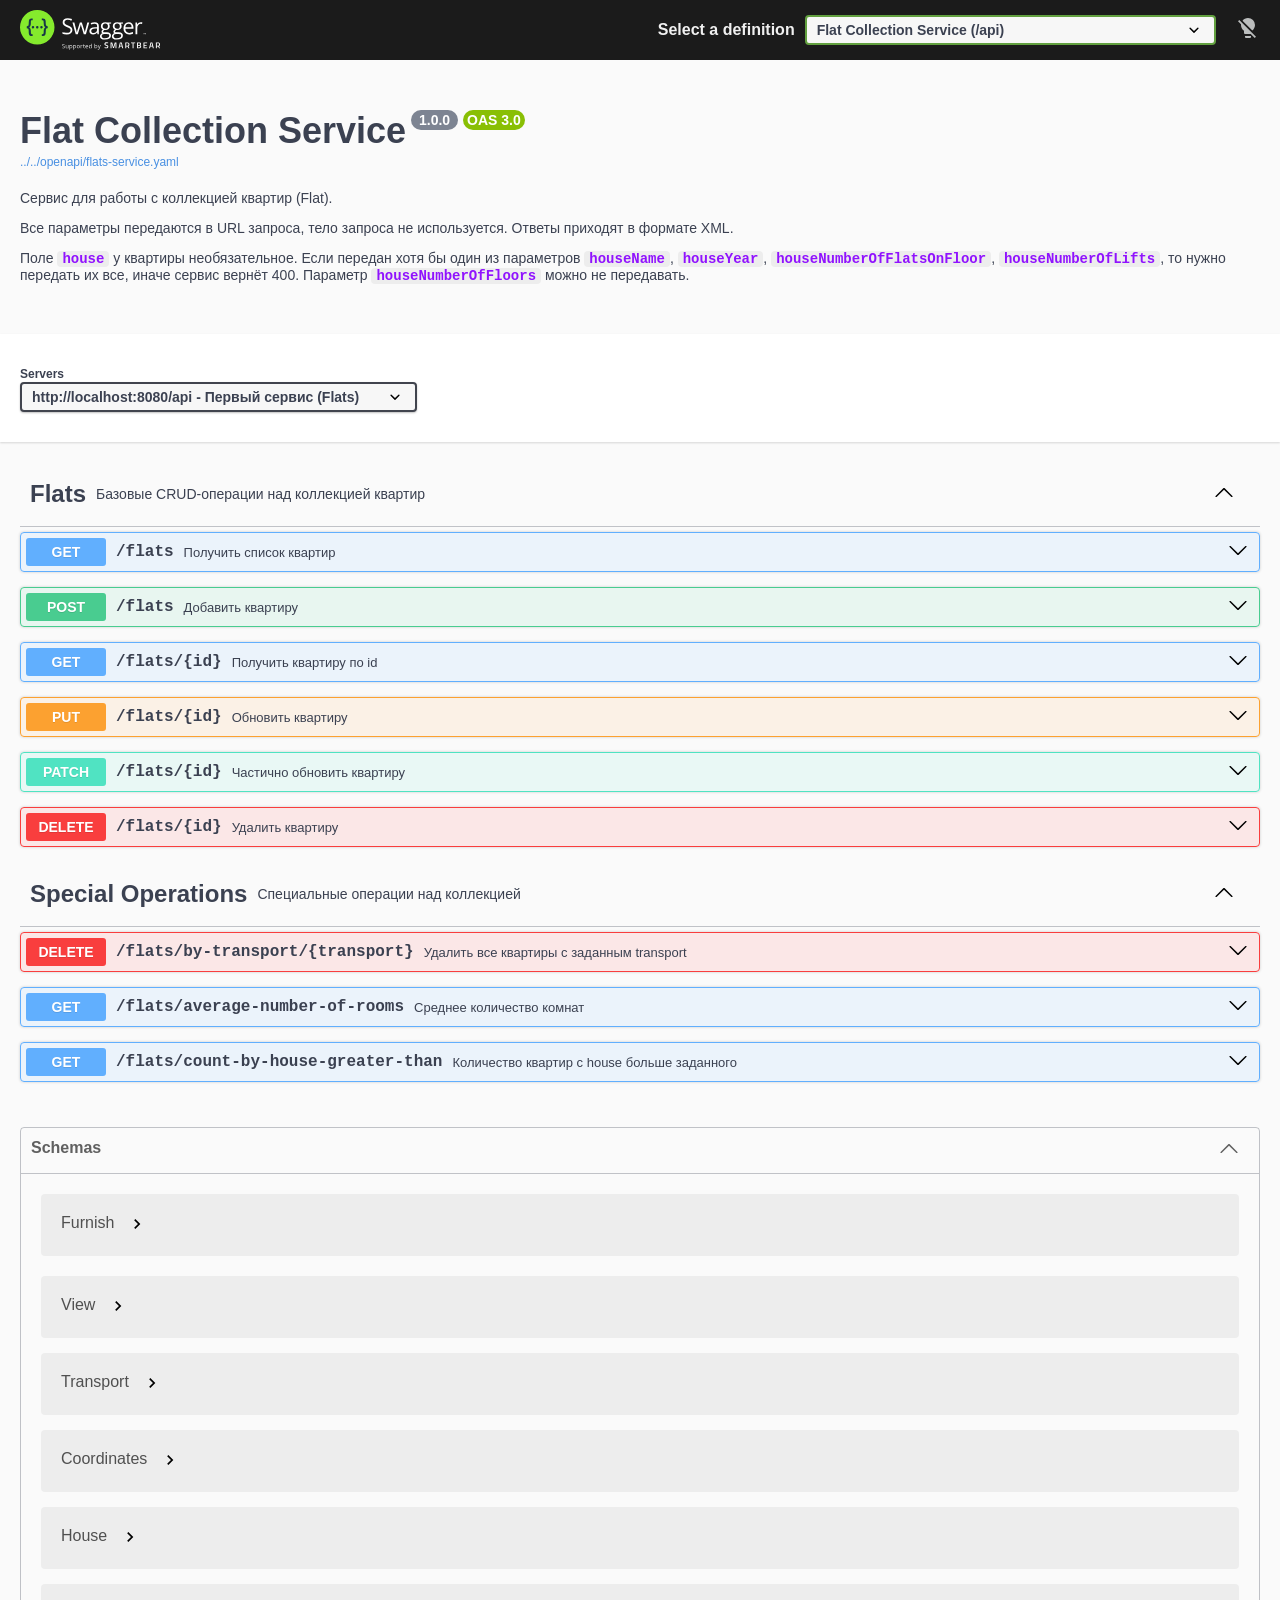
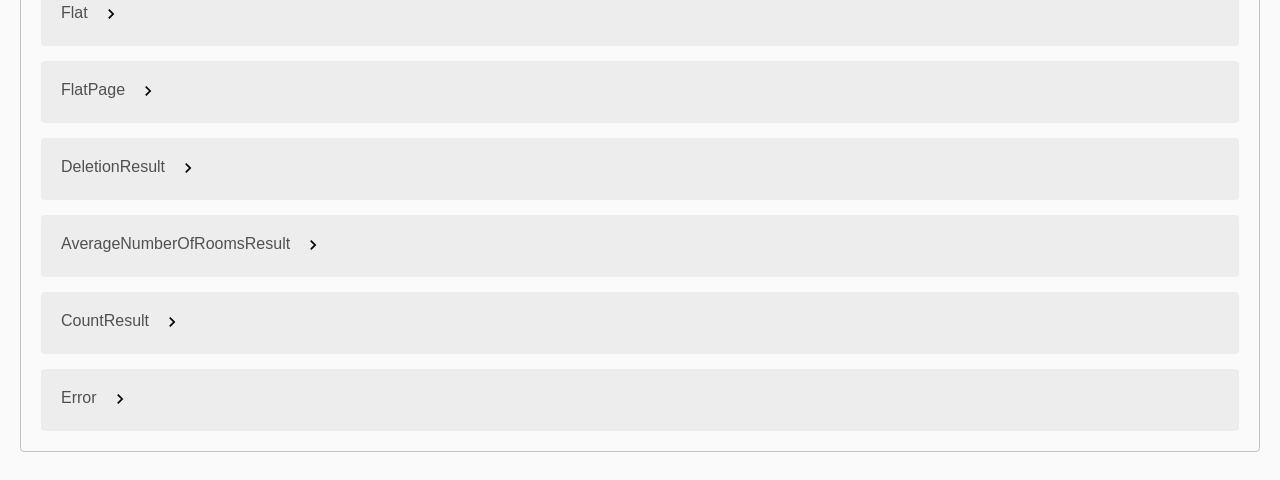
<file: swagger-ui/static/index.html>
<!DOCTYPE html>
<html lang="ru">
<head>
  <meta charset="UTF-8">
  <title>SOA Lab 1 - Flat Collection Service & Agency Service</title>
  <link rel="stylesheet" href="swagger-ui.css">
  <link rel="icon" type="image/png" href="favicon-32x32.png" sizes="32x32">
  <link rel="icon" type="image/png" href="favicon-16x16.png" sizes="16x16">
  <style>
    html { box-sizing: border-box; overflow: -moz-scrollbars-vertical; overflow-y: scroll; }
    *, *:before, *:after { box-sizing: inherit; }
    body { margin: 0; background: #fafafa; }
  </style>
</head>
<body>
  <div id="swagger-ui"></div>
  <script src="swagger-ui-bundle.js" charset="UTF-8"></script>
  <script src="swagger-ui-standalone-preset.js" charset="UTF-8"></script>
  <script>
    window.onload = function() {
      window.ui = SwaggerUIBundle({
        urls: [
          { url: "../../openapi/flats-service.yaml", name: "Flat Collection Service (/api)" },
          { url: "../../openapi/agency-service.yaml", name: "Agency Service (/agency)" }
        ],
        dom_id: '#swagger-ui',
        deepLinking: true,
        presets: [
          SwaggerUIBundle.presets.apis,
          SwaggerUIStandalonePreset
        ],
        plugins: [
          SwaggerUIBundle.plugins.DownloadUrl
        ],
        layout: "StandaloneLayout"
      });
    };
  </script>
</body>
</html>
</file>
<file: swagger-ui/static/swagger-ui.css>
.swagger-ui{color:#3b4151;container-name:swagger-ui;container-type:inline-size;/*! normalize.css v7.0.0 | MIT License | github.com/necolas/normalize.css */font-family:sans-serif}.swagger-ui html{line-height:1.15;-ms-text-size-adjust:100%;-webkit-text-size-adjust:100%}.swagger-ui body{margin:0}.swagger-ui article,.swagger-ui aside,.swagger-ui footer,.swagger-ui header,.swagger-ui nav,.swagger-ui section{display:block}.swagger-ui h1{font-size:2em;margin:.67em 0}.swagger-ui figcaption,.swagger-ui figure,.swagger-ui main{display:block}.swagger-ui figure{margin:1em 40px}.swagger-ui hr{box-sizing:content-box;height:0;overflow:visible}.swagger-ui pre{font-family:monospace,monospace;font-size:1em}.swagger-ui a{background-color:transparent;-webkit-text-decoration-skip:objects}.swagger-ui abbr[title]{border-bottom:none;text-decoration:underline;-webkit-text-decoration:underline dotted;text-decoration:underline dotted}.swagger-ui b,.swagger-ui strong{font-weight:inherit;font-weight:bolder}.swagger-ui code,.swagger-ui kbd,.swagger-ui samp{font-family:monospace,monospace;font-size:1em}.swagger-ui dfn{font-style:italic}.swagger-ui mark{background-color:#ff0;color:#000}.swagger-ui small{font-size:80%}.swagger-ui sub,.swagger-ui sup{font-size:75%;line-height:0;position:relative;vertical-align:baseline}.swagger-ui sub{bottom:-.25em}.swagger-ui sup{top:-.5em}.swagger-ui audio,.swagger-ui video{display:inline-block}.swagger-ui audio:not([controls]){display:none;height:0}.swagger-ui img{border-style:none}.swagger-ui svg:not(:root){overflow:hidden}.swagger-ui button,.swagger-ui input,.swagger-ui optgroup,.swagger-ui select,.swagger-ui textarea{font-family:sans-serif;font-size:100%;line-height:1.15;margin:0}.swagger-ui button,.swagger-ui input{overflow:visible}.swagger-ui button,.swagger-ui select{text-transform:none}.swagger-ui [type=reset],.swagger-ui [type=submit],.swagger-ui button,.swagger-ui html [type=button]{-webkit-appearance:button}.swagger-ui [type=button]::-moz-focus-inner,.swagger-ui [type=reset]::-moz-focus-inner,.swagger-ui [type=submit]::-moz-focus-inner,.swagger-ui button::-moz-focus-inner{border-style:none;padding:0}.swagger-ui [type=button]:-moz-focusring,.swagger-ui [type=reset]:-moz-focusring,.swagger-ui [type=submit]:-moz-focusring,.swagger-ui button:-moz-focusring{outline:1px dotted ButtonText}.swagger-ui fieldset{padding:.35em .75em .625em}.swagger-ui legend{box-sizing:border-box;color:inherit;display:table;max-width:100%;padding:0;white-space:normal}.swagger-ui progress{display:inline-block;vertical-align:baseline}.swagger-ui textarea{overflow:auto}.swagger-ui [type=checkbox],.swagger-ui [type=radio]{box-sizing:border-box;padding:0}.swagger-ui [type=number]::-webkit-inner-spin-button,.swagger-ui [type=number]::-webkit-outer-spin-button{height:auto}.swagger-ui [type=search]{-webkit-appearance:textfield;outline-offset:-2px}.swagger-ui [type=search]::-webkit-search-cancel-button,.swagger-ui [type=search]::-webkit-search-decoration{-webkit-appearance:none}.swagger-ui ::-webkit-file-upload-button{-webkit-appearance:button;font:inherit}.swagger-ui details,.swagger-ui menu{display:block}.swagger-ui summary{display:list-item}.swagger-ui canvas{display:inline-block}.swagger-ui [hidden],.swagger-ui template{display:none}.swagger-ui .debug *{outline:1px solid gold}.swagger-ui .debug-white *{outline:1px solid #fff}.swagger-ui .debug-black *{outline:1px solid #000}.swagger-ui .debug-grid{background:transparent url([data-uri]) repeat 0 0}.swagger-ui .debug-grid-16{background:transparent url([data-uri]) repeat 0 0}.swagger-ui .debug-grid-8-solid{background:#fff url([data-uri]) repeat 0 0}.swagger-ui .debug-grid-16-solid{background:#fff url([data-uri]) repeat 0 0}.swagger-ui .border-box,.swagger-ui a,.swagger-ui article,.swagger-ui body,.swagger-ui code,.swagger-ui dd,.swagger-ui div,.swagger-ui dl,.swagger-ui dt,.swagger-ui fieldset,.swagger-ui footer,.swagger-ui form,.swagger-ui h1,.swagger-ui h2,.swagger-ui h3,.swagger-ui h4,.swagger-ui h5,.swagger-ui h6,.swagger-ui header,.swagger-ui html,.swagger-ui input[type=email],.swagger-ui input[type=number],.swagger-ui input[type=password],.swagger-ui input[type=tel],.swagger-ui input[type=text],.swagger-ui input[type=url],.swagger-ui legend,.swagger-ui li,.swagger-ui main,.swagger-ui ol,.swagger-ui p,.swagger-ui pre,.swagger-ui section,.swagger-ui table,.swagger-ui td,.swagger-ui textarea,.swagger-ui th,.swagger-ui tr,.swagger-ui ul{box-sizing:border-box}.swagger-ui .aspect-ratio{height:0;position:relative}.swagger-ui .aspect-ratio--16x9{padding-bottom:56.25%}.swagger-ui .aspect-ratio--9x16{padding-bottom:177.77%}.swagger-ui .aspect-ratio--4x3{padding-bottom:75%}.swagger-ui .aspect-ratio--3x4{padding-bottom:133.33%}.swagger-ui .aspect-ratio--6x4{padding-bottom:66.6%}.swagger-ui .aspect-ratio--4x6{padding-bottom:150%}.swagger-ui .aspect-ratio--8x5{padding-bottom:62.5%}.swagger-ui .aspect-ratio--5x8{padding-bottom:160%}.swagger-ui .aspect-ratio--7x5{padding-bottom:71.42%}.swagger-ui .aspect-ratio--5x7{padding-bottom:140%}.swagger-ui .aspect-ratio--1x1{padding-bottom:100%}.swagger-ui .aspect-ratio--object{bottom:0;height:100%;left:0;position:absolute;right:0;top:0;width:100%;z-index:100}@media screen and (min-width:30em){.swagger-ui .aspect-ratio-ns{height:0;position:relative}.swagger-ui .aspect-ratio--16x9-ns{padding-bottom:56.25%}.swagger-ui .aspect-ratio--9x16-ns{padding-bottom:177.77%}.swagger-ui .aspect-ratio--4x3-ns{padding-bottom:75%}.swagger-ui .aspect-ratio--3x4-ns{padding-bottom:133.33%}.swagger-ui .aspect-ratio--6x4-ns{padding-bottom:66.6%}.swagger-ui .aspect-ratio--4x6-ns{padding-bottom:150%}.swagger-ui .aspect-ratio--8x5-ns{padding-bottom:62.5%}.swagger-ui .aspect-ratio--5x8-ns{padding-bottom:160%}.swagger-ui .aspect-ratio--7x5-ns{padding-bottom:71.42%}.swagger-ui .aspect-ratio--5x7-ns{padding-bottom:140%}.swagger-ui .aspect-ratio--1x1-ns{padding-bottom:100%}.swagger-ui .aspect-ratio--object-ns{bottom:0;height:100%;left:0;position:absolute;right:0;top:0;width:100%;z-index:100}}@media screen and (min-width:30em)and (max-width:60em){.swagger-ui .aspect-ratio-m{height:0;position:relative}.swagger-ui .aspect-ratio--16x9-m{padding-bottom:56.25%}.swagger-ui .aspect-ratio--9x16-m{padding-bottom:177.77%}.swagger-ui .aspect-ratio--4x3-m{padding-bottom:75%}.swagger-ui .aspect-ratio--3x4-m{padding-bottom:133.33%}.swagger-ui .aspect-ratio--6x4-m{padding-bottom:66.6%}.swagger-ui .aspect-ratio--4x6-m{padding-bottom:150%}.swagger-ui .aspect-ratio--8x5-m{padding-bottom:62.5%}.swagger-ui .aspect-ratio--5x8-m{padding-bottom:160%}.swagger-ui .aspect-ratio--7x5-m{padding-bottom:71.42%}.swagger-ui .aspect-ratio--5x7-m{padding-bottom:140%}.swagger-ui .aspect-ratio--1x1-m{padding-bottom:100%}.swagger-ui .aspect-ratio--object-m{bottom:0;height:100%;left:0;position:absolute;right:0;top:0;width:100%;z-index:100}}@media screen and (min-width:60em){.swagger-ui .aspect-ratio-l{height:0;position:relative}.swagger-ui .aspect-ratio--16x9-l{padding-bottom:56.25%}.swagger-ui .aspect-ratio--9x16-l{padding-bottom:177.77%}.swagger-ui .aspect-ratio--4x3-l{padding-bottom:75%}.swagger-ui .aspect-ratio--3x4-l{padding-bottom:133.33%}.swagger-ui .aspect-ratio--6x4-l{padding-bottom:66.6%}.swagger-ui .aspect-ratio--4x6-l{padding-bottom:150%}.swagger-ui .aspect-ratio--8x5-l{padding-bottom:62.5%}.swagger-ui .aspect-ratio--5x8-l{padding-bottom:160%}.swagger-ui .aspect-ratio--7x5-l{padding-bottom:71.42%}.swagger-ui .aspect-ratio--5x7-l{padding-bottom:140%}.swagger-ui .aspect-ratio--1x1-l{padding-bottom:100%}.swagger-ui .aspect-ratio--object-l{bottom:0;height:100%;left:0;position:absolute;right:0;top:0;width:100%;z-index:100}}.swagger-ui img{max-width:100%}.swagger-ui .cover{background-size:cover!important}.swagger-ui .contain{background-size:contain!important}@media screen and (min-width:30em){.swagger-ui .cover-ns{background-size:cover!important}.swagger-ui .contain-ns{background-size:contain!important}}@media screen and (min-width:30em)and (max-width:60em){.swagger-ui .cover-m{background-size:cover!important}.swagger-ui .contain-m{background-size:contain!important}}@media screen and (min-width:60em){.swagger-ui .cover-l{background-size:cover!important}.swagger-ui .contain-l{background-size:contain!important}}.swagger-ui .bg-center{background-position:50%;background-repeat:no-repeat}.swagger-ui .bg-top{background-position:top;background-repeat:no-repeat}.swagger-ui .bg-right{background-position:100%;background-repeat:no-repeat}.swagger-ui .bg-bottom{background-position:bottom;background-repeat:no-repeat}.swagger-ui .bg-left{background-position:0;background-repeat:no-repeat}@media screen and (min-width:30em){.swagger-ui .bg-center-ns{background-position:50%;background-repeat:no-repeat}.swagger-ui .bg-top-ns{background-position:top;background-repeat:no-repeat}.swagger-ui .bg-right-ns{background-position:100%;background-repeat:no-repeat}.swagger-ui .bg-bottom-ns{background-position:bottom;background-repeat:no-repeat}.swagger-ui .bg-left-ns{background-position:0;background-repeat:no-repeat}}@media screen and (min-width:30em)and (max-width:60em){.swagger-ui .bg-center-m{background-position:50%;background-repeat:no-repeat}.swagger-ui .bg-top-m{background-position:top;background-repeat:no-repeat}.swagger-ui .bg-right-m{background-position:100%;background-repeat:no-repeat}.swagger-ui .bg-bottom-m{background-position:bottom;background-repeat:no-repeat}.swagger-ui .bg-left-m{background-position:0;background-repeat:no-repeat}}@media screen and (min-width:60em){.swagger-ui .bg-center-l{background-position:50%;background-repeat:no-repeat}.swagger-ui .bg-top-l{background-position:top;background-repeat:no-repeat}.swagger-ui .bg-right-l{background-position:100%;background-repeat:no-repeat}.swagger-ui .bg-bottom-l{background-position:bottom;background-repeat:no-repeat}.swagger-ui .bg-left-l{background-position:0;background-repeat:no-repeat}}.swagger-ui .outline{outline:1px solid}.swagger-ui .outline-transparent{outline:1px solid transparent}.swagger-ui .outline-0{outline:0}@media screen and (min-width:30em){.swagger-ui .outline-ns{outline:1px solid}.swagger-ui .outline-transparent-ns{outline:1px solid transparent}.swagger-ui .outline-0-ns{outline:0}}@media screen and (min-width:30em)and (max-width:60em){.swagger-ui .outline-m{outline:1px solid}.swagger-ui .outline-transparent-m{outline:1px solid transparent}.swagger-ui .outline-0-m{outline:0}}@media screen and (min-width:60em){.swagger-ui .outline-l{outline:1px solid}.swagger-ui .outline-transparent-l{outline:1px solid transparent}.swagger-ui .outline-0-l{outline:0}}.swagger-ui .ba{border-style:solid;border-width:1px}.swagger-ui .bt{border-top-style:solid;border-top-width:1px}.swagger-ui .br{border-right-style:solid;border-right-width:1px}.swagger-ui .bb{border-bottom-style:solid;border-bottom-width:1px}.swagger-ui .bl{border-left-style:solid;border-left-width:1px}.swagger-ui .bn{border-style:none;border-width:0}@media screen and (min-width:30em){.swagger-ui .ba-ns{border-style:solid;border-width:1px}.swagger-ui .bt-ns{border-top-style:solid;border-top-width:1px}.swagger-ui .br-ns{border-right-style:solid;border-right-width:1px}.swagger-ui .bb-ns{border-bottom-style:solid;border-bottom-width:1px}.swagger-ui .bl-ns{border-left-style:solid;border-left-width:1px}.swagger-ui .bn-ns{border-style:none;border-width:0}}@media screen and (min-width:30em)and (max-width:60em){.swagger-ui .ba-m{border-style:solid;border-width:1px}.swagger-ui .bt-m{border-top-style:solid;border-top-width:1px}.swagger-ui .br-m{border-right-style:solid;border-right-width:1px}.swagger-ui .bb-m{border-bottom-style:solid;border-bottom-width:1px}.swagger-ui .bl-m{border-left-style:solid;border-left-width:1px}.swagger-ui .bn-m{border-style:none;border-width:0}}@media screen and (min-width:60em){.swagger-ui .ba-l{border-style:solid;border-width:1px}.swagger-ui .bt-l{border-top-style:solid;border-top-width:1px}.swagger-ui .br-l{border-right-style:solid;border-right-width:1px}.swagger-ui .bb-l{border-bottom-style:solid;border-bottom-width:1px}.swagger-ui .bl-l{border-left-style:solid;border-left-width:1px}.swagger-ui .bn-l{border-style:none;border-width:0}}.swagger-ui .b--black{border-color:#000}.swagger-ui .b--near-black{border-color:#111}.swagger-ui .b--dark-gray{border-color:#333}.swagger-ui .b--mid-gray{border-color:#555}.swagger-ui .b--gray{border-color:#777}.swagger-ui .b--silver{border-color:#999}.swagger-ui .b--light-silver{border-color:#aaa}.swagger-ui .b--moon-gray{border-color:#ccc}.swagger-ui .b--light-gray{border-color:#eee}.swagger-ui .b--near-white{border-color:#f4f4f4}.swagger-ui .b--white{border-color:#fff}.swagger-ui .b--white-90{border-color:hsla(0,0%,100%,.9)}.swagger-ui .b--white-80{border-color:hsla(0,0%,100%,.8)}.swagger-ui .b--white-70{border-color:hsla(0,0%,100%,.7)}.swagger-ui .b--white-60{border-color:hsla(0,0%,100%,.6)}.swagger-ui .b--white-50{border-color:hsla(0,0%,100%,.5)}.swagger-ui .b--white-40{border-color:hsla(0,0%,100%,.4)}.swagger-ui .b--white-30{border-color:hsla(0,0%,100%,.3)}.swagger-ui .b--white-20{border-color:hsla(0,0%,100%,.2)}.swagger-ui .b--white-10{border-color:hsla(0,0%,100%,.1)}.swagger-ui .b--white-05{border-color:hsla(0,0%,100%,.05)}.swagger-ui .b--white-025{border-color:hsla(0,0%,100%,.025)}.swagger-ui .b--white-0125{border-color:hsla(0,0%,100%,.013)}.swagger-ui .b--black-90{border-color:rgba(0,0,0,.9)}.swagger-ui .b--black-80{border-color:rgba(0,0,0,.8)}.swagger-ui .b--black-70{border-color:rgba(0,0,0,.7)}.swagger-ui .b--black-60{border-color:rgba(0,0,0,.6)}.swagger-ui .b--black-50{border-color:rgba(0,0,0,.5)}.swagger-ui .b--black-40{border-color:rgba(0,0,0,.4)}.swagger-ui .b--black-30{border-color:rgba(0,0,0,.3)}.swagger-ui .b--black-20{border-color:rgba(0,0,0,.2)}.swagger-ui .b--black-10{border-color:rgba(0,0,0,.1)}.swagger-ui .b--black-05{border-color:rgba(0,0,0,.05)}.swagger-ui .b--black-025{border-color:rgba(0,0,0,.025)}.swagger-ui .b--black-0125{border-color:rgba(0,0,0,.013)}.swagger-ui .b--dark-red{border-color:#e7040f}.swagger-ui .b--red{border-color:#ff4136}.swagger-ui .b--light-red{border-color:#ff725c}.swagger-ui .b--orange{border-color:#ff6300}.swagger-ui .b--gold{border-color:#ffb700}.swagger-ui .b--yellow{border-color:gold}.swagger-ui .b--light-yellow{border-color:#fbf1a9}.swagger-ui .b--purple{border-color:#5e2ca5}.swagger-ui .b--light-purple{border-color:#a463f2}.swagger-ui .b--dark-pink{border-color:#d5008f}.swagger-ui .b--hot-pink{border-color:#ff41b4}.swagger-ui .b--pink{border-color:#ff80cc}.swagger-ui .b--light-pink{border-color:#ffa3d7}.swagger-ui .b--dark-green{border-color:#137752}.swagger-ui .b--green{border-color:#19a974}.swagger-ui .b--light-green{border-color:#9eebcf}.swagger-ui .b--navy{border-color:#001b44}.swagger-ui .b--dark-blue{border-color:#00449e}.swagger-ui .b--blue{border-color:#357edd}.swagger-ui .b--light-blue{border-color:#96ccff}.swagger-ui .b--lightest-blue{border-color:#cdecff}.swagger-ui .b--washed-blue{border-color:#f6fffe}.swagger-ui .b--washed-green{border-color:#e8fdf5}.swagger-ui .b--washed-yellow{border-color:#fffceb}.swagger-ui .b--washed-red{border-color:#ffdfdf}.swagger-ui .b--transparent{border-color:transparent}.swagger-ui .b--inherit{border-color:inherit}.swagger-ui .br0{border-radius:0}.swagger-ui .br1{border-radius:.125rem}.swagger-ui .br2{border-radius:.25rem}.swagger-ui .br3{border-radius:.5rem}.swagger-ui .br4{border-radius:1rem}.swagger-ui .br-100{border-radius:100%}.swagger-ui .br-pill{border-radius:9999px}.swagger-ui .br--bottom{border-top-left-radius:0;border-top-right-radius:0}.swagger-ui .br--top{border-bottom-left-radius:0;border-bottom-right-radius:0}.swagger-ui .br--right{border-bottom-left-radius:0;border-top-left-radius:0}.swagger-ui .br--left{border-bottom-right-radius:0;border-top-right-radius:0}@media screen and (min-width:30em){.swagger-ui .br0-ns{border-radius:0}.swagger-ui .br1-ns{border-radius:.125rem}.swagger-ui .br2-ns{border-radius:.25rem}.swagger-ui .br3-ns{border-radius:.5rem}.swagger-ui .br4-ns{border-radius:1rem}.swagger-ui .br-100-ns{border-radius:100%}.swagger-ui .br-pill-ns{border-radius:9999px}.swagger-ui .br--bottom-ns{border-top-left-radius:0;border-top-right-radius:0}.swagger-ui .br--top-ns{border-bottom-left-radius:0;border-bottom-right-radius:0}.swagger-ui .br--right-ns{border-bottom-left-radius:0;border-top-left-radius:0}.swagger-ui .br--left-ns{border-bottom-right-radius:0;border-top-right-radius:0}}@media screen and (min-width:30em)and (max-width:60em){.swagger-ui .br0-m{border-radius:0}.swagger-ui .br1-m{border-radius:.125rem}.swagger-ui .br2-m{border-radius:.25rem}.swagger-ui .br3-m{border-radius:.5rem}.swagger-ui .br4-m{border-radius:1rem}.swagger-ui .br-100-m{border-radius:100%}.swagger-ui .br-pill-m{border-radius:9999px}.swagger-ui .br--bottom-m{border-top-left-radius:0;border-top-right-radius:0}.swagger-ui .br--top-m{border-bottom-left-radius:0;border-bottom-right-radius:0}.swagger-ui .br--right-m{border-bottom-left-radius:0;border-top-left-radius:0}.swagger-ui .br--left-m{border-bottom-right-radius:0;border-top-right-radius:0}}@media screen and (min-width:60em){.swagger-ui .br0-l{border-radius:0}.swagger-ui .br1-l{border-radius:.125rem}.swagger-ui .br2-l{border-radius:.25rem}.swagger-ui .br3-l{border-radius:.5rem}.swagger-ui .br4-l{border-radius:1rem}.swagger-ui .br-100-l{border-radius:100%}.swagger-ui .br-pill-l{border-radius:9999px}.swagger-ui .br--bottom-l{border-top-left-radius:0;border-top-right-radius:0}.swagger-ui .br--top-l{border-bottom-left-radius:0;border-bottom-right-radius:0}.swagger-ui .br--right-l{border-bottom-left-radius:0;border-top-left-radius:0}.swagger-ui .br--left-l{border-bottom-right-radius:0;border-top-right-radius:0}}.swagger-ui .b--dotted{border-style:dotted}.swagger-ui .b--dashed{border-style:dashed}.swagger-ui .b--solid{border-style:solid}.swagger-ui .b--none{border-style:none}@media screen and (min-width:30em){.swagger-ui .b--dotted-ns{border-style:dotted}.swagger-ui .b--dashed-ns{border-style:dashed}.swagger-ui .b--solid-ns{border-style:solid}.swagger-ui .b--none-ns{border-style:none}}@media screen and (min-width:30em)and (max-width:60em){.swagger-ui .b--dotted-m{border-style:dotted}.swagger-ui .b--dashed-m{border-style:dashed}.swagger-ui .b--solid-m{border-style:solid}.swagger-ui .b--none-m{border-style:none}}@media screen and (min-width:60em){.swagger-ui .b--dotted-l{border-style:dotted}.swagger-ui .b--dashed-l{border-style:dashed}.swagger-ui .b--solid-l{border-style:solid}.swagger-ui .b--none-l{border-style:none}}.swagger-ui .bw0{border-width:0}.swagger-ui .bw1{border-width:.125rem}.swagger-ui .bw2{border-width:.25rem}.swagger-ui .bw3{border-width:.5rem}.swagger-ui .bw4{border-width:1rem}.swagger-ui .bw5{border-width:2rem}.swagger-ui .bt-0{border-top-width:0}.swagger-ui .br-0{border-right-width:0}.swagger-ui .bb-0{border-bottom-width:0}.swagger-ui .bl-0{border-left-width:0}@media screen and (min-width:30em){.swagger-ui .bw0-ns{border-width:0}.swagger-ui .bw1-ns{border-width:.125rem}.swagger-ui .bw2-ns{border-width:.25rem}.swagger-ui .bw3-ns{border-width:.5rem}.swagger-ui .bw4-ns{border-width:1rem}.swagger-ui .bw5-ns{border-width:2rem}.swagger-ui .bt-0-ns{border-top-width:0}.swagger-ui .br-0-ns{border-right-width:0}.swagger-ui .bb-0-ns{border-bottom-width:0}.swagger-ui .bl-0-ns{border-left-width:0}}@media screen and (min-width:30em)and (max-width:60em){.swagger-ui .bw0-m{border-width:0}.swagger-ui .bw1-m{border-width:.125rem}.swagger-ui .bw2-m{border-width:.25rem}.swagger-ui .bw3-m{border-width:.5rem}.swagger-ui .bw4-m{border-width:1rem}.swagger-ui .bw5-m{border-width:2rem}.swagger-ui .bt-0-m{border-top-width:0}.swagger-ui .br-0-m{border-right-width:0}.swagger-ui .bb-0-m{border-bottom-width:0}.swagger-ui .bl-0-m{border-left-width:0}}@media screen and (min-width:60em){.swagger-ui .bw0-l{border-width:0}.swagger-ui .bw1-l{border-width:.125rem}.swagger-ui .bw2-l{border-width:.25rem}.swagger-ui .bw3-l{border-width:.5rem}.swagger-ui .bw4-l{border-width:1rem}.swagger-ui .bw5-l{border-width:2rem}.swagger-ui .bt-0-l{border-top-width:0}.swagger-ui .br-0-l{border-right-width:0}.swagger-ui .bb-0-l{border-bottom-width:0}.swagger-ui .bl-0-l{border-left-width:0}}.swagger-ui .shadow-1{box-shadow:0 0 4px 2px rgba(0,0,0,.2)}.swagger-ui .shadow-2{box-shadow:0 0 8px 2px rgba(0,0,0,.2)}.swagger-ui .shadow-3{box-shadow:2px 2px 4px 2px rgba(0,0,0,.2)}.swagger-ui .shadow-4{box-shadow:2px 2px 8px 0 rgba(0,0,0,.2)}.swagger-ui .shadow-5{box-shadow:4px 4px 8px 0 rgba(0,0,0,.2)}@media screen and (min-width:30em){.swagger-ui .shadow-1-ns{box-shadow:0 0 4px 2px rgba(0,0,0,.2)}.swagger-ui .shadow-2-ns{box-shadow:0 0 8px 2px rgba(0,0,0,.2)}.swagger-ui .shadow-3-ns{box-shadow:2px 2px 4px 2px rgba(0,0,0,.2)}.swagger-ui .shadow-4-ns{box-shadow:2px 2px 8px 0 rgba(0,0,0,.2)}.swagger-ui .shadow-5-ns{box-shadow:4px 4px 8px 0 rgba(0,0,0,.2)}}@media screen and (min-width:30em)and (max-width:60em){.swagger-ui .shadow-1-m{box-shadow:0 0 4px 2px rgba(0,0,0,.2)}.swagger-ui .shadow-2-m{box-shadow:0 0 8px 2px rgba(0,0,0,.2)}.swagger-ui .shadow-3-m{box-shadow:2px 2px 4px 2px rgba(0,0,0,.2)}.swagger-ui .shadow-4-m{box-shadow:2px 2px 8px 0 rgba(0,0,0,.2)}.swagger-ui .shadow-5-m{box-shadow:4px 4px 8px 0 rgba(0,0,0,.2)}}@media screen and (min-width:60em){.swagger-ui .shadow-1-l{box-shadow:0 0 4px 2px rgba(0,0,0,.2)}.swagger-ui .shadow-2-l{box-shadow:0 0 8px 2px rgba(0,0,0,.2)}.swagger-ui .shadow-3-l{box-shadow:2px 2px 4px 2px rgba(0,0,0,.2)}.swagger-ui .shadow-4-l{box-shadow:2px 2px 8px 0 rgba(0,0,0,.2)}.swagger-ui .shadow-5-l{box-shadow:4px 4px 8px 0 rgba(0,0,0,.2)}}.swagger-ui .pre{overflow-x:auto;overflow-y:hidden;overflow:scroll}.swagger-ui .top-0{top:0}.swagger-ui .right-0{right:0}.swagger-ui .bottom-0{bottom:0}.swagger-ui .left-0{left:0}.swagger-ui .top-1{top:1rem}.swagger-ui .right-1{right:1rem}.swagger-ui .bottom-1{bottom:1rem}.swagger-ui .left-1{left:1rem}.swagger-ui .top-2{top:2rem}.swagger-ui .right-2{right:2rem}.swagger-ui .bottom-2{bottom:2rem}.swagger-ui .left-2{left:2rem}.swagger-ui .top--1{top:-1rem}.swagger-ui .right--1{right:-1rem}.swagger-ui .bottom--1{bottom:-1rem}.swagger-ui .left--1{left:-1rem}.swagger-ui .top--2{top:-2rem}.swagger-ui .right--2{right:-2rem}.swagger-ui .bottom--2{bottom:-2rem}.swagger-ui .left--2{left:-2rem}.swagger-ui .absolute--fill{bottom:0;left:0;right:0;top:0}@media screen and (min-width:30em){.swagger-ui .top-0-ns{top:0}.swagger-ui .left-0-ns{left:0}.swagger-ui .right-0-ns{right:0}.swagger-ui .bottom-0-ns{bottom:0}.swagger-ui .top-1-ns{top:1rem}.swagger-ui .left-1-ns{left:1rem}.swagger-ui .right-1-ns{right:1rem}.swagger-ui .bottom-1-ns{bottom:1rem}.swagger-ui .top-2-ns{top:2rem}.swagger-ui .left-2-ns{left:2rem}.swagger-ui .right-2-ns{right:2rem}.swagger-ui .bottom-2-ns{bottom:2rem}.swagger-ui .top--1-ns{top:-1rem}.swagger-ui .right--1-ns{right:-1rem}.swagger-ui .bottom--1-ns{bottom:-1rem}.swagger-ui .left--1-ns{left:-1rem}.swagger-ui .top--2-ns{top:-2rem}.swagger-ui .right--2-ns{right:-2rem}.swagger-ui .bottom--2-ns{bottom:-2rem}.swagger-ui .left--2-ns{left:-2rem}.swagger-ui .absolute--fill-ns{bottom:0;left:0;right:0;top:0}}@media screen and (min-width:30em)and (max-width:60em){.swagger-ui .top-0-m{top:0}.swagger-ui .left-0-m{left:0}.swagger-ui .right-0-m{right:0}.swagger-ui .bottom-0-m{bottom:0}.swagger-ui .top-1-m{top:1rem}.swagger-ui .left-1-m{left:1rem}.swagger-ui .right-1-m{right:1rem}.swagger-ui .bottom-1-m{bottom:1rem}.swagger-ui .top-2-m{top:2rem}.swagger-ui .left-2-m{left:2rem}.swagger-ui .right-2-m{right:2rem}.swagger-ui .bottom-2-m{bottom:2rem}.swagger-ui .top--1-m{top:-1rem}.swagger-ui .right--1-m{right:-1rem}.swagger-ui .bottom--1-m{bottom:-1rem}.swagger-ui .left--1-m{left:-1rem}.swagger-ui .top--2-m{top:-2rem}.swagger-ui .right--2-m{right:-2rem}.swagger-ui .bottom--2-m{bottom:-2rem}.swagger-ui .left--2-m{left:-2rem}.swagger-ui .absolute--fill-m{bottom:0;left:0;right:0;top:0}}@media screen and (min-width:60em){.swagger-ui .top-0-l{top:0}.swagger-ui .left-0-l{left:0}.swagger-ui .right-0-l{right:0}.swagger-ui .bottom-0-l{bottom:0}.swagger-ui .top-1-l{top:1rem}.swagger-ui .left-1-l{left:1rem}.swagger-ui .right-1-l{right:1rem}.swagger-ui .bottom-1-l{bottom:1rem}.swagger-ui .top-2-l{top:2rem}.swagger-ui .left-2-l{left:2rem}.swagger-ui .right-2-l{right:2rem}.swagger-ui .bottom-2-l{bottom:2rem}.swagger-ui .top--1-l{top:-1rem}.swagger-ui .right--1-l{right:-1rem}.swagger-ui .bottom--1-l{bottom:-1rem}.swagger-ui .left--1-l{left:-1rem}.swagger-ui .top--2-l{top:-2rem}.swagger-ui .right--2-l{right:-2rem}.swagger-ui .bottom--2-l{bottom:-2rem}.swagger-ui .left--2-l{left:-2rem}.swagger-ui .absolute--fill-l{bottom:0;left:0;right:0;top:0}}.swagger-ui .cf:after,.swagger-ui .cf:before{content:" ";display:table}.swagger-ui .cf:after{clear:both}.swagger-ui .cf{zoom:1}.swagger-ui .cl{clear:left}.swagger-ui .cr{clear:right}.swagger-ui .cb{clear:both}.swagger-ui .cn{clear:none}@media screen and (min-width:30em){.swagger-ui .cl-ns{clear:left}.swagger-ui .cr-ns{clear:right}.swagger-ui .cb-ns{clear:both}.swagger-ui .cn-ns{clear:none}}@media screen and (min-width:30em)and (max-width:60em){.swagger-ui .cl-m{clear:left}.swagger-ui .cr-m{clear:right}.swagger-ui .cb-m{clear:both}.swagger-ui .cn-m{clear:none}}@media screen and (min-width:60em){.swagger-ui .cl-l{clear:left}.swagger-ui .cr-l{clear:right}.swagger-ui .cb-l{clear:both}.swagger-ui .cn-l{clear:none}}.swagger-ui .flex{display:flex}.swagger-ui .inline-flex{display:inline-flex}.swagger-ui .flex-auto{flex:1 1 auto;min-height:0;min-width:0}.swagger-ui .flex-none{flex:none}.swagger-ui .flex-column{flex-direction:column}.swagger-ui .flex-row{flex-direction:row}.swagger-ui .flex-wrap{flex-wrap:wrap}.swagger-ui .flex-nowrap{flex-wrap:nowrap}.swagger-ui .flex-wrap-reverse{flex-wrap:wrap-reverse}.swagger-ui .flex-column-reverse{flex-direction:column-reverse}.swagger-ui .flex-row-reverse{flex-direction:row-reverse}.swagger-ui .items-start{align-items:flex-start}.swagger-ui .items-end{align-items:flex-end}.swagger-ui .items-center{align-items:center}.swagger-ui .items-baseline{align-items:baseline}.swagger-ui .items-stretch{align-items:stretch}.swagger-ui .self-start{align-self:flex-start}.swagger-ui .self-end{align-self:flex-end}.swagger-ui .self-center{align-self:center}.swagger-ui .self-baseline{align-self:baseline}.swagger-ui .self-stretch{align-self:stretch}.swagger-ui .justify-start{justify-content:flex-start}.swagger-ui .justify-end{justify-content:flex-end}.swagger-ui .justify-center{justify-content:center}.swagger-ui .justify-between{justify-content:space-between}.swagger-ui .justify-around{justify-content:space-around}.swagger-ui .content-start{align-content:flex-start}.swagger-ui .content-end{align-content:flex-end}.swagger-ui .content-center{align-content:center}.swagger-ui .content-between{align-content:space-between}.swagger-ui .content-around{align-content:space-around}.swagger-ui .content-stretch{align-content:stretch}.swagger-ui .order-0{order:0}.swagger-ui .order-1{order:1}.swagger-ui .order-2{order:2}.swagger-ui .order-3{order:3}.swagger-ui .order-4{order:4}.swagger-ui .order-5{order:5}.swagger-ui .order-6{order:6}.swagger-ui .order-7{order:7}.swagger-ui .order-8{order:8}.swagger-ui .order-last{order:99999}.swagger-ui .flex-grow-0{flex-grow:0}.swagger-ui .flex-grow-1{flex-grow:1}.swagger-ui .flex-shrink-0{flex-shrink:0}.swagger-ui .flex-shrink-1{flex-shrink:1}@media screen and (min-width:30em){.swagger-ui .flex-ns{display:flex}.swagger-ui .inline-flex-ns{display:inline-flex}.swagger-ui .flex-auto-ns{flex:1 1 auto;min-height:0;min-width:0}.swagger-ui .flex-none-ns{flex:none}.swagger-ui .flex-column-ns{flex-direction:column}.swagger-ui .flex-row-ns{flex-direction:row}.swagger-ui .flex-wrap-ns{flex-wrap:wrap}.swagger-ui .flex-nowrap-ns{flex-wrap:nowrap}.swagger-ui .flex-wrap-reverse-ns{flex-wrap:wrap-reverse}.swagger-ui .flex-column-reverse-ns{flex-direction:column-reverse}.swagger-ui .flex-row-reverse-ns{flex-direction:row-reverse}.swagger-ui .items-start-ns{align-items:flex-start}.swagger-ui .items-end-ns{align-items:flex-end}.swagger-ui .items-center-ns{align-items:center}.swagger-ui .items-baseline-ns{align-items:baseline}.swagger-ui .items-stretch-ns{align-items:stretch}.swagger-ui .self-start-ns{align-self:flex-start}.swagger-ui .self-end-ns{align-self:flex-end}.swagger-ui .self-center-ns{align-self:center}.swagger-ui .self-baseline-ns{align-self:baseline}.swagger-ui .self-stretch-ns{align-self:stretch}.swagger-ui .justify-start-ns{justify-content:flex-start}.swagger-ui .justify-end-ns{justify-content:flex-end}.swagger-ui .justify-center-ns{justify-content:center}.swagger-ui .justify-between-ns{justify-content:space-between}.swagger-ui .justify-around-ns{justify-content:space-around}.swagger-ui .content-start-ns{align-content:flex-start}.swagger-ui .content-end-ns{align-content:flex-end}.swagger-ui .content-center-ns{align-content:center}.swagger-ui .content-between-ns{align-content:space-between}.swagger-ui .content-around-ns{align-content:space-around}.swagger-ui .content-stretch-ns{align-content:stretch}.swagger-ui .order-0-ns{order:0}.swagger-ui .order-1-ns{order:1}.swagger-ui .order-2-ns{order:2}.swagger-ui .order-3-ns{order:3}.swagger-ui .order-4-ns{order:4}.swagger-ui .order-5-ns{order:5}.swagger-ui .order-6-ns{order:6}.swagger-ui .order-7-ns{order:7}.swagger-ui .order-8-ns{order:8}.swagger-ui .order-last-ns{order:99999}.swagger-ui .flex-grow-0-ns{flex-grow:0}.swagger-ui .flex-grow-1-ns{flex-grow:1}.swagger-ui .flex-shrink-0-ns{flex-shrink:0}.swagger-ui .flex-shrink-1-ns{flex-shrink:1}}@media screen and (min-width:30em)and (max-width:60em){.swagger-ui .flex-m{display:flex}.swagger-ui .inline-flex-m{display:inline-flex}.swagger-ui .flex-auto-m{flex:1 1 auto;min-height:0;min-width:0}.swagger-ui .flex-none-m{flex:none}.swagger-ui .flex-column-m{flex-direction:column}.swagger-ui .flex-row-m{flex-direction:row}.swagger-ui .flex-wrap-m{flex-wrap:wrap}.swagger-ui .flex-nowrap-m{flex-wrap:nowrap}.swagger-ui .flex-wrap-reverse-m{flex-wrap:wrap-reverse}.swagger-ui .flex-column-reverse-m{flex-direction:column-reverse}.swagger-ui .flex-row-reverse-m{flex-direction:row-reverse}.swagger-ui .items-start-m{align-items:flex-start}.swagger-ui .items-end-m{align-items:flex-end}.swagger-ui .items-center-m{align-items:center}.swagger-ui .items-baseline-m{align-items:baseline}.swagger-ui .items-stretch-m{align-items:stretch}.swagger-ui .self-start-m{align-self:flex-start}.swagger-ui .self-end-m{align-self:flex-end}.swagger-ui .self-center-m{align-self:center}.swagger-ui .self-baseline-m{align-self:baseline}.swagger-ui .self-stretch-m{align-self:stretch}.swagger-ui .justify-start-m{justify-content:flex-start}.swagger-ui .justify-end-m{justify-content:flex-end}.swagger-ui .justify-center-m{justify-content:center}.swagger-ui .justify-between-m{justify-content:space-between}.swagger-ui .justify-around-m{justify-content:space-around}.swagger-ui .content-start-m{align-content:flex-start}.swagger-ui .content-end-m{align-content:flex-end}.swagger-ui .content-center-m{align-content:center}.swagger-ui .content-between-m{align-content:space-between}.swagger-ui .content-around-m{align-content:space-around}.swagger-ui .content-stretch-m{align-content:stretch}.swagger-ui .order-0-m{order:0}.swagger-ui .order-1-m{order:1}.swagger-ui .order-2-m{order:2}.swagger-ui .order-3-m{order:3}.swagger-ui .order-4-m{order:4}.swagger-ui .order-5-m{order:5}.swagger-ui .order-6-m{order:6}.swagger-ui .order-7-m{order:7}.swagger-ui .order-8-m{order:8}.swagger-ui .order-last-m{order:99999}.swagger-ui .flex-grow-0-m{flex-grow:0}.swagger-ui .flex-grow-1-m{flex-grow:1}.swagger-ui .flex-shrink-0-m{flex-shrink:0}.swagger-ui .flex-shrink-1-m{flex-shrink:1}}@media screen and (min-width:60em){.swagger-ui .flex-l{display:flex}.swagger-ui .inline-flex-l{display:inline-flex}.swagger-ui .flex-auto-l{flex:1 1 auto;min-height:0;min-width:0}.swagger-ui .flex-none-l{flex:none}.swagger-ui .flex-column-l{flex-direction:column}.swagger-ui .flex-row-l{flex-direction:row}.swagger-ui .flex-wrap-l{flex-wrap:wrap}.swagger-ui .flex-nowrap-l{flex-wrap:nowrap}.swagger-ui .flex-wrap-reverse-l{flex-wrap:wrap-reverse}.swagger-ui .flex-column-reverse-l{flex-direction:column-reverse}.swagger-ui .flex-row-reverse-l{flex-direction:row-reverse}.swagger-ui .items-start-l{align-items:flex-start}.swagger-ui .items-end-l{align-items:flex-end}.swagger-ui .items-center-l{align-items:center}.swagger-ui .items-baseline-l{align-items:baseline}.swagger-ui .items-stretch-l{align-items:stretch}.swagger-ui .self-start-l{align-self:flex-start}.swagger-ui .self-end-l{align-self:flex-end}.swagger-ui .self-center-l{align-self:center}.swagger-ui .self-baseline-l{align-self:baseline}.swagger-ui .self-stretch-l{align-self:stretch}.swagger-ui .justify-start-l{justify-content:flex-start}.swagger-ui .justify-end-l{justify-content:flex-end}.swagger-ui .justify-center-l{justify-content:center}.swagger-ui .justify-between-l{justify-content:space-between}.swagger-ui .justify-around-l{justify-content:space-around}.swagger-ui .content-start-l{align-content:flex-start}.swagger-ui .content-end-l{align-content:flex-end}.swagger-ui .content-center-l{align-content:center}.swagger-ui .content-between-l{align-content:space-between}.swagger-ui .content-around-l{align-content:space-around}.swagger-ui .content-stretch-l{align-content:stretch}.swagger-ui .order-0-l{order:0}.swagger-ui .order-1-l{order:1}.swagger-ui .order-2-l{order:2}.swagger-ui .order-3-l{order:3}.swagger-ui .order-4-l{order:4}.swagger-ui .order-5-l{order:5}.swagger-ui .order-6-l{order:6}.swagger-ui .order-7-l{order:7}.swagger-ui .order-8-l{order:8}.swagger-ui .order-last-l{order:99999}.swagger-ui .flex-grow-0-l{flex-grow:0}.swagger-ui .flex-grow-1-l{flex-grow:1}.swagger-ui .flex-shrink-0-l{flex-shrink:0}.swagger-ui .flex-shrink-1-l{flex-shrink:1}}.swagger-ui .dn{display:none}.swagger-ui .di{display:inline}.swagger-ui .db{display:block}.swagger-ui .dib{display:inline-block}.swagger-ui .dit{display:inline-table}.swagger-ui .dt{display:table}.swagger-ui .dtc{display:table-cell}.swagger-ui .dt-row{display:table-row}.swagger-ui .dt-row-group{display:table-row-group}.swagger-ui .dt-column{display:table-column}.swagger-ui .dt-column-group{display:table-column-group}.swagger-ui .dt--fixed{table-layout:fixed;width:100%}@media screen and (min-width:30em){.swagger-ui .dn-ns{display:none}.swagger-ui .di-ns{display:inline}.swagger-ui .db-ns{display:block}.swagger-ui .dib-ns{display:inline-block}.swagger-ui .dit-ns{display:inline-table}.swagger-ui .dt-ns{display:table}.swagger-ui .dtc-ns{display:table-cell}.swagger-ui .dt-row-ns{display:table-row}.swagger-ui .dt-row-group-ns{display:table-row-group}.swagger-ui .dt-column-ns{display:table-column}.swagger-ui .dt-column-group-ns{display:table-column-group}.swagger-ui .dt--fixed-ns{table-layout:fixed;width:100%}}@media screen and (min-width:30em)and (max-width:60em){.swagger-ui .dn-m{display:none}.swagger-ui .di-m{display:inline}.swagger-ui .db-m{display:block}.swagger-ui .dib-m{display:inline-block}.swagger-ui .dit-m{display:inline-table}.swagger-ui .dt-m{display:table}.swagger-ui .dtc-m{display:table-cell}.swagger-ui .dt-row-m{display:table-row}.swagger-ui .dt-row-group-m{display:table-row-group}.swagger-ui .dt-column-m{display:table-column}.swagger-ui .dt-column-group-m{display:table-column-group}.swagger-ui .dt--fixed-m{table-layout:fixed;width:100%}}@media screen and (min-width:60em){.swagger-ui .dn-l{display:none}.swagger-ui .di-l{display:inline}.swagger-ui .db-l{display:block}.swagger-ui .dib-l{display:inline-block}.swagger-ui .dit-l{display:inline-table}.swagger-ui .dt-l{display:table}.swagger-ui .dtc-l{display:table-cell}.swagger-ui .dt-row-l{display:table-row}.swagger-ui .dt-row-group-l{display:table-row-group}.swagger-ui .dt-column-l{display:table-column}.swagger-ui .dt-column-group-l{display:table-column-group}.swagger-ui .dt--fixed-l{table-layout:fixed;width:100%}}.swagger-ui .fl{_display:inline;float:left}.swagger-ui .fr{_display:inline;float:right}.swagger-ui .fn{float:none}@media screen and (min-width:30em){.swagger-ui .fl-ns{_display:inline;float:left}.swagger-ui .fr-ns{_display:inline;float:right}.swagger-ui .fn-ns{float:none}}@media screen and (min-width:30em)and (max-width:60em){.swagger-ui .fl-m{_display:inline;float:left}.swagger-ui .fr-m{_display:inline;float:right}.swagger-ui .fn-m{float:none}}@media screen and (min-width:60em){.swagger-ui .fl-l{_display:inline;float:left}.swagger-ui .fr-l{_display:inline;float:right}.swagger-ui .fn-l{float:none}}.swagger-ui .sans-serif{font-family:-apple-system,BlinkMacSystemFont,avenir next,avenir,helvetica,helvetica neue,ubuntu,roboto,noto,segoe ui,arial,sans-serif}.swagger-ui .serif{font-family:georgia,serif}.swagger-ui .system-sans-serif{font-family:sans-serif}.swagger-ui .system-serif{font-family:serif}.swagger-ui .code,.swagger-ui code{font-family:Consolas,monaco,monospace}.swagger-ui .courier{font-family:Courier Next,courier,monospace}.swagger-ui .helvetica{font-family:helvetica neue,helvetica,sans-serif}.swagger-ui .avenir{font-family:avenir next,avenir,sans-serif}.swagger-ui .athelas{font-family:athelas,georgia,serif}.swagger-ui .georgia{font-family:georgia,serif}.swagger-ui .times{font-family:times,serif}.swagger-ui .bodoni{font-family:Bodoni MT,serif}.swagger-ui .calisto{font-family:Calisto MT,serif}.swagger-ui .garamond{font-family:garamond,serif}.swagger-ui .baskerville{font-family:baskerville,serif}.swagger-ui .i{font-style:italic}.swagger-ui .fs-normal{font-style:normal}@media screen and (min-width:30em){.swagger-ui .i-ns{font-style:italic}.swagger-ui .fs-normal-ns{font-style:normal}}@media screen and (min-width:30em)and (max-width:60em){.swagger-ui .i-m{font-style:italic}.swagger-ui .fs-normal-m{font-style:normal}}@media screen and (min-width:60em){.swagger-ui .i-l{font-style:italic}.swagger-ui .fs-normal-l{font-style:normal}}.swagger-ui .normal{font-weight:400}.swagger-ui .b{font-weight:700}.swagger-ui .fw1{font-weight:100}.swagger-ui .fw2{font-weight:200}.swagger-ui .fw3{font-weight:300}.swagger-ui .fw4{font-weight:400}.swagger-ui .fw5{font-weight:500}.swagger-ui .fw6{font-weight:600}.swagger-ui .fw7{font-weight:700}.swagger-ui .fw8{font-weight:800}.swagger-ui .fw9{font-weight:900}@media screen and (min-width:30em){.swagger-ui .normal-ns{font-weight:400}.swagger-ui .b-ns{font-weight:700}.swagger-ui .fw1-ns{font-weight:100}.swagger-ui .fw2-ns{font-weight:200}.swagger-ui .fw3-ns{font-weight:300}.swagger-ui .fw4-ns{font-weight:400}.swagger-ui .fw5-ns{font-weight:500}.swagger-ui .fw6-ns{font-weight:600}.swagger-ui .fw7-ns{font-weight:700}.swagger-ui .fw8-ns{font-weight:800}.swagger-ui .fw9-ns{font-weight:900}}@media screen and (min-width:30em)and (max-width:60em){.swagger-ui .normal-m{font-weight:400}.swagger-ui .b-m{font-weight:700}.swagger-ui .fw1-m{font-weight:100}.swagger-ui .fw2-m{font-weight:200}.swagger-ui .fw3-m{font-weight:300}.swagger-ui .fw4-m{font-weight:400}.swagger-ui .fw5-m{font-weight:500}.swagger-ui .fw6-m{font-weight:600}.swagger-ui .fw7-m{font-weight:700}.swagger-ui .fw8-m{font-weight:800}.swagger-ui .fw9-m{font-weight:900}}@media screen and (min-width:60em){.swagger-ui .normal-l{font-weight:400}.swagger-ui .b-l{font-weight:700}.swagger-ui .fw1-l{font-weight:100}.swagger-ui .fw2-l{font-weight:200}.swagger-ui .fw3-l{font-weight:300}.swagger-ui .fw4-l{font-weight:400}.swagger-ui .fw5-l{font-weight:500}.swagger-ui .fw6-l{font-weight:600}.swagger-ui .fw7-l{font-weight:700}.swagger-ui .fw8-l{font-weight:800}.swagger-ui .fw9-l{font-weight:900}}.swagger-ui .input-reset{-webkit-appearance:none;-moz-appearance:none}.swagger-ui .button-reset::-moz-focus-inner,.swagger-ui .input-reset::-moz-focus-inner{border:0;padding:0}.swagger-ui .h1{height:1rem}.swagger-ui .h2{height:2rem}.swagger-ui .h3{height:4rem}.swagger-ui .h4{height:8rem}.swagger-ui .h5{height:16rem}.swagger-ui .h-25{height:25%}.swagger-ui .h-50{height:50%}.swagger-ui .h-75{height:75%}.swagger-ui .h-100{height:100%}.swagger-ui .min-h-100{min-height:100%}.swagger-ui .vh-25{height:25vh}.swagger-ui .vh-50{height:50vh}.swagger-ui .vh-75{height:75vh}.swagger-ui .vh-100{height:100vh}.swagger-ui .min-vh-100{min-height:100vh}.swagger-ui .h-auto{height:auto}.swagger-ui .h-inherit{height:inherit}@media screen and (min-width:30em){.swagger-ui .h1-ns{height:1rem}.swagger-ui .h2-ns{height:2rem}.swagger-ui .h3-ns{height:4rem}.swagger-ui .h4-ns{height:8rem}.swagger-ui .h5-ns{height:16rem}.swagger-ui .h-25-ns{height:25%}.swagger-ui .h-50-ns{height:50%}.swagger-ui .h-75-ns{height:75%}.swagger-ui .h-100-ns{height:100%}.swagger-ui .min-h-100-ns{min-height:100%}.swagger-ui .vh-25-ns{height:25vh}.swagger-ui .vh-50-ns{height:50vh}.swagger-ui .vh-75-ns{height:75vh}.swagger-ui .vh-100-ns{height:100vh}.swagger-ui .min-vh-100-ns{min-height:100vh}.swagger-ui .h-auto-ns{height:auto}.swagger-ui .h-inherit-ns{height:inherit}}@media screen and (min-width:30em)and (max-width:60em){.swagger-ui .h1-m{height:1rem}.swagger-ui .h2-m{height:2rem}.swagger-ui .h3-m{height:4rem}.swagger-ui .h4-m{height:8rem}.swagger-ui .h5-m{height:16rem}.swagger-ui .h-25-m{height:25%}.swagger-ui .h-50-m{height:50%}.swagger-ui .h-75-m{height:75%}.swagger-ui .h-100-m{height:100%}.swagger-ui .min-h-100-m{min-height:100%}.swagger-ui .vh-25-m{height:25vh}.swagger-ui .vh-50-m{height:50vh}.swagger-ui .vh-75-m{height:75vh}.swagger-ui .vh-100-m{height:100vh}.swagger-ui .min-vh-100-m{min-height:100vh}.swagger-ui .h-auto-m{height:auto}.swagger-ui .h-inherit-m{height:inherit}}@media screen and (min-width:60em){.swagger-ui .h1-l{height:1rem}.swagger-ui .h2-l{height:2rem}.swagger-ui .h3-l{height:4rem}.swagger-ui .h4-l{height:8rem}.swagger-ui .h5-l{height:16rem}.swagger-ui .h-25-l{height:25%}.swagger-ui .h-50-l{height:50%}.swagger-ui .h-75-l{height:75%}.swagger-ui .h-100-l{height:100%}.swagger-ui .min-h-100-l{min-height:100%}.swagger-ui .vh-25-l{height:25vh}.swagger-ui .vh-50-l{height:50vh}.swagger-ui .vh-75-l{height:75vh}.swagger-ui .vh-100-l{height:100vh}.swagger-ui .min-vh-100-l{min-height:100vh}.swagger-ui .h-auto-l{height:auto}.swagger-ui .h-inherit-l{height:inherit}}.swagger-ui .tracked{letter-spacing:.1em}.swagger-ui .tracked-tight{letter-spacing:-.05em}.swagger-ui .tracked-mega{letter-spacing:.25em}@media screen and (min-width:30em){.swagger-ui .tracked-ns{letter-spacing:.1em}.swagger-ui .tracked-tight-ns{letter-spacing:-.05em}.swagger-ui .tracked-mega-ns{letter-spacing:.25em}}@media screen and (min-width:30em)and (max-width:60em){.swagger-ui .tracked-m{letter-spacing:.1em}.swagger-ui .tracked-tight-m{letter-spacing:-.05em}.swagger-ui .tracked-mega-m{letter-spacing:.25em}}@media screen and (min-width:60em){.swagger-ui .tracked-l{letter-spacing:.1em}.swagger-ui .tracked-tight-l{letter-spacing:-.05em}.swagger-ui .tracked-mega-l{letter-spacing:.25em}}.swagger-ui .lh-solid{line-height:1}.swagger-ui .lh-title{line-height:1.25}.swagger-ui .lh-copy{line-height:1.5}@media screen and (min-width:30em){.swagger-ui .lh-solid-ns{line-height:1}.swagger-ui .lh-title-ns{line-height:1.25}.swagger-ui .lh-copy-ns{line-height:1.5}}@media screen and (min-width:30em)and (max-width:60em){.swagger-ui .lh-solid-m{line-height:1}.swagger-ui .lh-title-m{line-height:1.25}.swagger-ui .lh-copy-m{line-height:1.5}}@media screen and (min-width:60em){.swagger-ui .lh-solid-l{line-height:1}.swagger-ui .lh-title-l{line-height:1.25}.swagger-ui .lh-copy-l{line-height:1.5}}.swagger-ui .link{-webkit-text-decoration:none;text-decoration:none}.swagger-ui .link,.swagger-ui .link:active,.swagger-ui .link:focus,.swagger-ui .link:hover,.swagger-ui .link:link,.swagger-ui .link:visited{transition:color .15s ease-in}.swagger-ui .link:focus{outline:1px dotted currentColor}.swagger-ui .list{list-style-type:none}.swagger-ui .mw-100{max-width:100%}.swagger-ui .mw1{max-width:1rem}.swagger-ui .mw2{max-width:2rem}.swagger-ui .mw3{max-width:4rem}.swagger-ui .mw4{max-width:8rem}.swagger-ui .mw5{max-width:16rem}.swagger-ui .mw6{max-width:32rem}.swagger-ui .mw7{max-width:48rem}.swagger-ui .mw8{max-width:64rem}.swagger-ui .mw9{max-width:96rem}.swagger-ui .mw-none{max-width:none}@media screen and (min-width:30em){.swagger-ui .mw-100-ns{max-width:100%}.swagger-ui .mw1-ns{max-width:1rem}.swagger-ui .mw2-ns{max-width:2rem}.swagger-ui .mw3-ns{max-width:4rem}.swagger-ui .mw4-ns{max-width:8rem}.swagger-ui .mw5-ns{max-width:16rem}.swagger-ui .mw6-ns{max-width:32rem}.swagger-ui .mw7-ns{max-width:48rem}.swagger-ui .mw8-ns{max-width:64rem}.swagger-ui .mw9-ns{max-width:96rem}.swagger-ui .mw-none-ns{max-width:none}}@media screen and (min-width:30em)and (max-width:60em){.swagger-ui .mw-100-m{max-width:100%}.swagger-ui .mw1-m{max-width:1rem}.swagger-ui .mw2-m{max-width:2rem}.swagger-ui .mw3-m{max-width:4rem}.swagger-ui .mw4-m{max-width:8rem}.swagger-ui .mw5-m{max-width:16rem}.swagger-ui .mw6-m{max-width:32rem}.swagger-ui .mw7-m{max-width:48rem}.swagger-ui .mw8-m{max-width:64rem}.swagger-ui .mw9-m{max-width:96rem}.swagger-ui .mw-none-m{max-width:none}}@media screen and (min-width:60em){.swagger-ui .mw-100-l{max-width:100%}.swagger-ui .mw1-l{max-width:1rem}.swagger-ui .mw2-l{max-width:2rem}.swagger-ui .mw3-l{max-width:4rem}.swagger-ui .mw4-l{max-width:8rem}.swagger-ui .mw5-l{max-width:16rem}.swagger-ui .mw6-l{max-width:32rem}.swagger-ui .mw7-l{max-width:48rem}.swagger-ui .mw8-l{max-width:64rem}.swagger-ui .mw9-l{max-width:96rem}.swagger-ui .mw-none-l{max-width:none}}.swagger-ui .w1{width:1rem}.swagger-ui .w2{width:2rem}.swagger-ui .w3{width:4rem}.swagger-ui .w4{width:8rem}.swagger-ui .w5{width:16rem}.swagger-ui .w-10{width:10%}.swagger-ui .w-20{width:20%}.swagger-ui .w-25{width:25%}.swagger-ui .w-30{width:30%}.swagger-ui .w-33{width:33%}.swagger-ui .w-34{width:34%}.swagger-ui .w-40{width:40%}.swagger-ui .w-50{width:50%}.swagger-ui .w-60{width:60%}.swagger-ui .w-70{width:70%}.swagger-ui .w-75{width:75%}.swagger-ui .w-80{width:80%}.swagger-ui .w-90{width:90%}.swagger-ui .w-100{width:100%}.swagger-ui .w-third{width:33.3333333333%}.swagger-ui .w-two-thirds{width:66.6666666667%}.swagger-ui .w-auto{width:auto}@media screen and (min-width:30em){.swagger-ui .w1-ns{width:1rem}.swagger-ui .w2-ns{width:2rem}.swagger-ui .w3-ns{width:4rem}.swagger-ui .w4-ns{width:8rem}.swagger-ui .w5-ns{width:16rem}.swagger-ui .w-10-ns{width:10%}.swagger-ui .w-20-ns{width:20%}.swagger-ui .w-25-ns{width:25%}.swagger-ui .w-30-ns{width:30%}.swagger-ui .w-33-ns{width:33%}.swagger-ui .w-34-ns{width:34%}.swagger-ui .w-40-ns{width:40%}.swagger-ui .w-50-ns{width:50%}.swagger-ui .w-60-ns{width:60%}.swagger-ui .w-70-ns{width:70%}.swagger-ui .w-75-ns{width:75%}.swagger-ui .w-80-ns{width:80%}.swagger-ui .w-90-ns{width:90%}.swagger-ui .w-100-ns{width:100%}.swagger-ui .w-third-ns{width:33.3333333333%}.swagger-ui .w-two-thirds-ns{width:66.6666666667%}.swagger-ui .w-auto-ns{width:auto}}@media screen and (min-width:30em)and (max-width:60em){.swagger-ui .w1-m{width:1rem}.swagger-ui .w2-m{width:2rem}.swagger-ui .w3-m{width:4rem}.swagger-ui .w4-m{width:8rem}.swagger-ui .w5-m{width:16rem}.swagger-ui .w-10-m{width:10%}.swagger-ui .w-20-m{width:20%}.swagger-ui .w-25-m{width:25%}.swagger-ui .w-30-m{width:30%}.swagger-ui .w-33-m{width:33%}.swagger-ui .w-34-m{width:34%}.swagger-ui .w-40-m{width:40%}.swagger-ui .w-50-m{width:50%}.swagger-ui .w-60-m{width:60%}.swagger-ui .w-70-m{width:70%}.swagger-ui .w-75-m{width:75%}.swagger-ui .w-80-m{width:80%}.swagger-ui .w-90-m{width:90%}.swagger-ui .w-100-m{width:100%}.swagger-ui .w-third-m{width:33.3333333333%}.swagger-ui .w-two-thirds-m{width:66.6666666667%}.swagger-ui .w-auto-m{width:auto}}@media screen and (min-width:60em){.swagger-ui .w1-l{width:1rem}.swagger-ui .w2-l{width:2rem}.swagger-ui .w3-l{width:4rem}.swagger-ui .w4-l{width:8rem}.swagger-ui .w5-l{width:16rem}.swagger-ui .w-10-l{width:10%}.swagger-ui .w-20-l{width:20%}.swagger-ui .w-25-l{width:25%}.swagger-ui .w-30-l{width:30%}.swagger-ui .w-33-l{width:33%}.swagger-ui .w-34-l{width:34%}.swagger-ui .w-40-l{width:40%}.swagger-ui .w-50-l{width:50%}.swagger-ui .w-60-l{width:60%}.swagger-ui .w-70-l{width:70%}.swagger-ui .w-75-l{width:75%}.swagger-ui .w-80-l{width:80%}.swagger-ui .w-90-l{width:90%}.swagger-ui .w-100-l{width:100%}.swagger-ui .w-third-l{width:33.3333333333%}.swagger-ui .w-two-thirds-l{width:66.6666666667%}.swagger-ui .w-auto-l{width:auto}}.swagger-ui .overflow-visible{overflow:visible}.swagger-ui .overflow-hidden{overflow:hidden}.swagger-ui .overflow-scroll{overflow:scroll}.swagger-ui .overflow-auto{overflow:auto}.swagger-ui .overflow-x-visible{overflow-x:visible}.swagger-ui .overflow-x-hidden{overflow-x:hidden}.swagger-ui .overflow-x-scroll{overflow-x:scroll}.swagger-ui .overflow-x-auto{overflow-x:auto}.swagger-ui .overflow-y-visible{overflow-y:visible}.swagger-ui .overflow-y-hidden{overflow-y:hidden}.swagger-ui .overflow-y-scroll{overflow-y:scroll}.swagger-ui .overflow-y-auto{overflow-y:auto}@media screen and (min-width:30em){.swagger-ui .overflow-visible-ns{overflow:visible}.swagger-ui .overflow-hidden-ns{overflow:hidden}.swagger-ui .overflow-scroll-ns{overflow:scroll}.swagger-ui .overflow-auto-ns{overflow:auto}.swagger-ui .overflow-x-visible-ns{overflow-x:visible}.swagger-ui .overflow-x-hidden-ns{overflow-x:hidden}.swagger-ui .overflow-x-scroll-ns{overflow-x:scroll}.swagger-ui .overflow-x-auto-ns{overflow-x:auto}.swagger-ui .overflow-y-visible-ns{overflow-y:visible}.swagger-ui .overflow-y-hidden-ns{overflow-y:hidden}.swagger-ui .overflow-y-scroll-ns{overflow-y:scroll}.swagger-ui .overflow-y-auto-ns{overflow-y:auto}}@media screen and (min-width:30em)and (max-width:60em){.swagger-ui .overflow-visible-m{overflow:visible}.swagger-ui .overflow-hidden-m{overflow:hidden}.swagger-ui .overflow-scroll-m{overflow:scroll}.swagger-ui .overflow-auto-m{overflow:auto}.swagger-ui .overflow-x-visible-m{overflow-x:visible}.swagger-ui .overflow-x-hidden-m{overflow-x:hidden}.swagger-ui .overflow-x-scroll-m{overflow-x:scroll}.swagger-ui .overflow-x-auto-m{overflow-x:auto}.swagger-ui .overflow-y-visible-m{overflow-y:visible}.swagger-ui .overflow-y-hidden-m{overflow-y:hidden}.swagger-ui .overflow-y-scroll-m{overflow-y:scroll}.swagger-ui .overflow-y-auto-m{overflow-y:auto}}@media screen and (min-width:60em){.swagger-ui .overflow-visible-l{overflow:visible}.swagger-ui .overflow-hidden-l{overflow:hidden}.swagger-ui .overflow-scroll-l{overflow:scroll}.swagger-ui .overflow-auto-l{overflow:auto}.swagger-ui .overflow-x-visible-l{overflow-x:visible}.swagger-ui .overflow-x-hidden-l{overflow-x:hidden}.swagger-ui .overflow-x-scroll-l{overflow-x:scroll}.swagger-ui .overflow-x-auto-l{overflow-x:auto}.swagger-ui .overflow-y-visible-l{overflow-y:visible}.swagger-ui .overflow-y-hidden-l{overflow-y:hidden}.swagger-ui .overflow-y-scroll-l{overflow-y:scroll}.swagger-ui .overflow-y-auto-l{overflow-y:auto}}.swagger-ui .static{position:static}.swagger-ui .relative{position:relative}.swagger-ui .absolute{position:absolute}.swagger-ui .fixed{position:fixed}@media screen and (min-width:30em){.swagger-ui .static-ns{position:static}.swagger-ui .relative-ns{position:relative}.swagger-ui .absolute-ns{position:absolute}.swagger-ui .fixed-ns{position:fixed}}@media screen and (min-width:30em)and (max-width:60em){.swagger-ui .static-m{position:static}.swagger-ui .relative-m{position:relative}.swagger-ui .absolute-m{position:absolute}.swagger-ui .fixed-m{position:fixed}}@media screen and (min-width:60em){.swagger-ui .static-l{position:static}.swagger-ui .relative-l{position:relative}.swagger-ui .absolute-l{position:absolute}.swagger-ui .fixed-l{position:fixed}}.swagger-ui .o-100{opacity:1}.swagger-ui .o-90{opacity:.9}.swagger-ui .o-80{opacity:.8}.swagger-ui .o-70{opacity:.7}.swagger-ui .o-60{opacity:.6}.swagger-ui .o-50{opacity:.5}.swagger-ui .o-40{opacity:.4}.swagger-ui .o-30{opacity:.3}.swagger-ui .o-20{opacity:.2}.swagger-ui .o-10{opacity:.1}.swagger-ui .o-05{opacity:.05}.swagger-ui .o-025{opacity:.025}.swagger-ui .o-0{opacity:0}.swagger-ui .rotate-45{transform:rotate(45deg)}.swagger-ui .rotate-90{transform:rotate(90deg)}.swagger-ui .rotate-135{transform:rotate(135deg)}.swagger-ui .rotate-180{transform:rotate(180deg)}.swagger-ui .rotate-225{transform:rotate(225deg)}.swagger-ui .rotate-270{transform:rotate(270deg)}.swagger-ui .rotate-315{transform:rotate(315deg)}@media screen and (min-width:30em){.swagger-ui .rotate-45-ns{transform:rotate(45deg)}.swagger-ui .rotate-90-ns{transform:rotate(90deg)}.swagger-ui .rotate-135-ns{transform:rotate(135deg)}.swagger-ui .rotate-180-ns{transform:rotate(180deg)}.swagger-ui .rotate-225-ns{transform:rotate(225deg)}.swagger-ui .rotate-270-ns{transform:rotate(270deg)}.swagger-ui .rotate-315-ns{transform:rotate(315deg)}}@media screen and (min-width:30em)and (max-width:60em){.swagger-ui .rotate-45-m{transform:rotate(45deg)}.swagger-ui .rotate-90-m{transform:rotate(90deg)}.swagger-ui .rotate-135-m{transform:rotate(135deg)}.swagger-ui .rotate-180-m{transform:rotate(180deg)}.swagger-ui .rotate-225-m{transform:rotate(225deg)}.swagger-ui .rotate-270-m{transform:rotate(270deg)}.swagger-ui .rotate-315-m{transform:rotate(315deg)}}@media screen and (min-width:60em){.swagger-ui .rotate-45-l{transform:rotate(45deg)}.swagger-ui .rotate-90-l{transform:rotate(90deg)}.swagger-ui .rotate-135-l{transform:rotate(135deg)}.swagger-ui .rotate-180-l{transform:rotate(180deg)}.swagger-ui .rotate-225-l{transform:rotate(225deg)}.swagger-ui .rotate-270-l{transform:rotate(270deg)}.swagger-ui .rotate-315-l{transform:rotate(315deg)}}.swagger-ui .black-90{color:rgba(0,0,0,.9)}.swagger-ui .black-80{color:rgba(0,0,0,.8)}.swagger-ui .black-70{color:rgba(0,0,0,.7)}.swagger-ui .black-60{color:rgba(0,0,0,.6)}.swagger-ui .black-50{color:rgba(0,0,0,.5)}.swagger-ui .black-40{color:rgba(0,0,0,.4)}.swagger-ui .black-30{color:rgba(0,0,0,.3)}.swagger-ui .black-20{color:rgba(0,0,0,.2)}.swagger-ui .black-10{color:rgba(0,0,0,.1)}.swagger-ui .black-05{color:rgba(0,0,0,.05)}.swagger-ui .white-90{color:hsla(0,0%,100%,.9)}.swagger-ui .white-80{color:hsla(0,0%,100%,.8)}.swagger-ui .white-70{color:hsla(0,0%,100%,.7)}.swagger-ui .white-60{color:hsla(0,0%,100%,.6)}.swagger-ui .white-50{color:hsla(0,0%,100%,.5)}.swagger-ui .white-40{color:hsla(0,0%,100%,.4)}.swagger-ui .white-30{color:hsla(0,0%,100%,.3)}.swagger-ui .white-20{color:hsla(0,0%,100%,.2)}.swagger-ui .white-10{color:hsla(0,0%,100%,.1)}.swagger-ui .black{color:#000}.swagger-ui .near-black{color:#111}.swagger-ui .dark-gray{color:#333}.swagger-ui .mid-gray{color:#555}.swagger-ui .gray{color:#777}.swagger-ui .silver{color:#999}.swagger-ui .light-silver{color:#aaa}.swagger-ui .moon-gray{color:#ccc}.swagger-ui .light-gray{color:#eee}.swagger-ui .near-white{color:#f4f4f4}.swagger-ui .white{color:#fff}.swagger-ui .dark-red{color:#e7040f}.swagger-ui .red{color:#ff4136}.swagger-ui .light-red{color:#ff725c}.swagger-ui .orange{color:#ff6300}.swagger-ui .gold{color:#ffb700}.swagger-ui .yellow{color:gold}.swagger-ui .light-yellow{color:#fbf1a9}.swagger-ui .purple{color:#5e2ca5}.swagger-ui .light-purple{color:#a463f2}.swagger-ui .dark-pink{color:#d5008f}.swagger-ui .hot-pink{color:#ff41b4}.swagger-ui .pink{color:#ff80cc}.swagger-ui .light-pink{color:#ffa3d7}.swagger-ui .dark-green{color:#137752}.swagger-ui .green{color:#19a974}.swagger-ui .light-green{color:#9eebcf}.swagger-ui .navy{color:#001b44}.swagger-ui .dark-blue{color:#00449e}.swagger-ui .blue{color:#357edd}.swagger-ui .light-blue{color:#96ccff}.swagger-ui .lightest-blue{color:#cdecff}.swagger-ui .washed-blue{color:#f6fffe}.swagger-ui .washed-green{color:#e8fdf5}.swagger-ui .washed-yellow{color:#fffceb}.swagger-ui .washed-red{color:#ffdfdf}.swagger-ui .color-inherit{color:inherit}.swagger-ui .bg-black-90{background-color:rgba(0,0,0,.9)}.swagger-ui .bg-black-80{background-color:rgba(0,0,0,.8)}.swagger-ui .bg-black-70{background-color:rgba(0,0,0,.7)}.swagger-ui .bg-black-60{background-color:rgba(0,0,0,.6)}.swagger-ui .bg-black-50{background-color:rgba(0,0,0,.5)}.swagger-ui .bg-black-40{background-color:rgba(0,0,0,.4)}.swagger-ui .bg-black-30{background-color:rgba(0,0,0,.3)}.swagger-ui .bg-black-20{background-color:rgba(0,0,0,.2)}.swagger-ui .bg-black-10{background-color:rgba(0,0,0,.1)}.swagger-ui .bg-black-05{background-color:rgba(0,0,0,.05)}.swagger-ui .bg-white-90{background-color:hsla(0,0%,100%,.9)}.swagger-ui .bg-white-80{background-color:hsla(0,0%,100%,.8)}.swagger-ui .bg-white-70{background-color:hsla(0,0%,100%,.7)}.swagger-ui .bg-white-60{background-color:hsla(0,0%,100%,.6)}.swagger-ui .bg-white-50{background-color:hsla(0,0%,100%,.5)}.swagger-ui .bg-white-40{background-color:hsla(0,0%,100%,.4)}.swagger-ui .bg-white-30{background-color:hsla(0,0%,100%,.3)}.swagger-ui .bg-white-20{background-color:hsla(0,0%,100%,.2)}.swagger-ui .bg-white-10{background-color:hsla(0,0%,100%,.1)}.swagger-ui .bg-black{background-color:#000}.swagger-ui .bg-near-black{background-color:#111}.swagger-ui .bg-dark-gray{background-color:#333}.swagger-ui .bg-mid-gray{background-color:#555}.swagger-ui .bg-gray{background-color:#777}.swagger-ui .bg-silver{background-color:#999}.swagger-ui .bg-light-silver{background-color:#aaa}.swagger-ui .bg-moon-gray{background-color:#ccc}.swagger-ui .bg-light-gray{background-color:#eee}.swagger-ui .bg-near-white{background-color:#f4f4f4}.swagger-ui .bg-white{background-color:#fff}.swagger-ui .bg-transparent{background-color:transparent}.swagger-ui .bg-dark-red{background-color:#e7040f}.swagger-ui .bg-red{background-color:#ff4136}.swagger-ui .bg-light-red{background-color:#ff725c}.swagger-ui .bg-orange{background-color:#ff6300}.swagger-ui .bg-gold{background-color:#ffb700}.swagger-ui .bg-yellow{background-color:gold}.swagger-ui .bg-light-yellow{background-color:#fbf1a9}.swagger-ui .bg-purple{background-color:#5e2ca5}.swagger-ui .bg-light-purple{background-color:#a463f2}.swagger-ui .bg-dark-pink{background-color:#d5008f}.swagger-ui .bg-hot-pink{background-color:#ff41b4}.swagger-ui .bg-pink{background-color:#ff80cc}.swagger-ui .bg-light-pink{background-color:#ffa3d7}.swagger-ui .bg-dark-green{background-color:#137752}.swagger-ui .bg-green{background-color:#19a974}.swagger-ui .bg-light-green{background-color:#9eebcf}.swagger-ui .bg-navy{background-color:#001b44}.swagger-ui .bg-dark-blue{background-color:#00449e}.swagger-ui .bg-blue{background-color:#357edd}.swagger-ui .bg-light-blue{background-color:#96ccff}.swagger-ui .bg-lightest-blue{background-color:#cdecff}.swagger-ui .bg-washed-blue{background-color:#f6fffe}.swagger-ui .bg-washed-green{background-color:#e8fdf5}.swagger-ui .bg-washed-yellow{background-color:#fffceb}.swagger-ui .bg-washed-red{background-color:#ffdfdf}.swagger-ui .bg-inherit{background-color:inherit}.swagger-ui .hover-black:focus,.swagger-ui .hover-black:hover{color:#000}.swagger-ui .hover-near-black:focus,.swagger-ui .hover-near-black:hover{color:#111}.swagger-ui .hover-dark-gray:focus,.swagger-ui .hover-dark-gray:hover{color:#333}.swagger-ui .hover-mid-gray:focus,.swagger-ui .hover-mid-gray:hover{color:#555}.swagger-ui .hover-gray:focus,.swagger-ui .hover-gray:hover{color:#777}.swagger-ui .hover-silver:focus,.swagger-ui .hover-silver:hover{color:#999}.swagger-ui .hover-light-silver:focus,.swagger-ui .hover-light-silver:hover{color:#aaa}.swagger-ui .hover-moon-gray:focus,.swagger-ui .hover-moon-gray:hover{color:#ccc}.swagger-ui .hover-light-gray:focus,.swagger-ui .hover-light-gray:hover{color:#eee}.swagger-ui .hover-near-white:focus,.swagger-ui .hover-near-white:hover{color:#f4f4f4}.swagger-ui .hover-white:focus,.swagger-ui .hover-white:hover{color:#fff}.swagger-ui .hover-black-90:focus,.swagger-ui .hover-black-90:hover{color:rgba(0,0,0,.9)}.swagger-ui .hover-black-80:focus,.swagger-ui .hover-black-80:hover{color:rgba(0,0,0,.8)}.swagger-ui .hover-black-70:focus,.swagger-ui .hover-black-70:hover{color:rgba(0,0,0,.7)}.swagger-ui .hover-black-60:focus,.swagger-ui .hover-black-60:hover{color:rgba(0,0,0,.6)}.swagger-ui .hover-black-50:focus,.swagger-ui .hover-black-50:hover{color:rgba(0,0,0,.5)}.swagger-ui .hover-black-40:focus,.swagger-ui .hover-black-40:hover{color:rgba(0,0,0,.4)}.swagger-ui .hover-black-30:focus,.swagger-ui .hover-black-30:hover{color:rgba(0,0,0,.3)}.swagger-ui .hover-black-20:focus,.swagger-ui .hover-black-20:hover{color:rgba(0,0,0,.2)}.swagger-ui .hover-black-10:focus,.swagger-ui .hover-black-10:hover{color:rgba(0,0,0,.1)}.swagger-ui .hover-white-90:focus,.swagger-ui .hover-white-90:hover{color:hsla(0,0%,100%,.9)}.swagger-ui .hover-white-80:focus,.swagger-ui .hover-white-80:hover{color:hsla(0,0%,100%,.8)}.swagger-ui .hover-white-70:focus,.swagger-ui .hover-white-70:hover{color:hsla(0,0%,100%,.7)}.swagger-ui .hover-white-60:focus,.swagger-ui .hover-white-60:hover{color:hsla(0,0%,100%,.6)}.swagger-ui .hover-white-50:focus,.swagger-ui .hover-white-50:hover{color:hsla(0,0%,100%,.5)}.swagger-ui .hover-white-40:focus,.swagger-ui .hover-white-40:hover{color:hsla(0,0%,100%,.4)}.swagger-ui .hover-white-30:focus,.swagger-ui .hover-white-30:hover{color:hsla(0,0%,100%,.3)}.swagger-ui .hover-white-20:focus,.swagger-ui .hover-white-20:hover{color:hsla(0,0%,100%,.2)}.swagger-ui .hover-white-10:focus,.swagger-ui .hover-white-10:hover{color:hsla(0,0%,100%,.1)}.swagger-ui .hover-inherit:focus,.swagger-ui .hover-inherit:hover{color:inherit}.swagger-ui .hover-bg-black:focus,.swagger-ui .hover-bg-black:hover{background-color:#000}.swagger-ui .hover-bg-near-black:focus,.swagger-ui .hover-bg-near-black:hover{background-color:#111}.swagger-ui .hover-bg-dark-gray:focus,.swagger-ui .hover-bg-dark-gray:hover{background-color:#333}.swagger-ui .hover-bg-mid-gray:focus,.swagger-ui .hover-bg-mid-gray:hover{background-color:#555}.swagger-ui .hover-bg-gray:focus,.swagger-ui .hover-bg-gray:hover{background-color:#777}.swagger-ui .hover-bg-silver:focus,.swagger-ui .hover-bg-silver:hover{background-color:#999}.swagger-ui .hover-bg-light-silver:focus,.swagger-ui .hover-bg-light-silver:hover{background-color:#aaa}.swagger-ui .hover-bg-moon-gray:focus,.swagger-ui .hover-bg-moon-gray:hover{background-color:#ccc}.swagger-ui .hover-bg-light-gray:focus,.swagger-ui .hover-bg-light-gray:hover{background-color:#eee}.swagger-ui .hover-bg-near-white:focus,.swagger-ui .hover-bg-near-white:hover{background-color:#f4f4f4}.swagger-ui .hover-bg-white:focus,.swagger-ui .hover-bg-white:hover{background-color:#fff}.swagger-ui .hover-bg-transparent:focus,.swagger-ui .hover-bg-transparent:hover{background-color:transparent}.swagger-ui .hover-bg-black-90:focus,.swagger-ui .hover-bg-black-90:hover{background-color:rgba(0,0,0,.9)}.swagger-ui .hover-bg-black-80:focus,.swagger-ui .hover-bg-black-80:hover{background-color:rgba(0,0,0,.8)}.swagger-ui .hover-bg-black-70:focus,.swagger-ui .hover-bg-black-70:hover{background-color:rgba(0,0,0,.7)}.swagger-ui .hover-bg-black-60:focus,.swagger-ui .hover-bg-black-60:hover{background-color:rgba(0,0,0,.6)}.swagger-ui .hover-bg-black-50:focus,.swagger-ui .hover-bg-black-50:hover{background-color:rgba(0,0,0,.5)}.swagger-ui .hover-bg-black-40:focus,.swagger-ui .hover-bg-black-40:hover{background-color:rgba(0,0,0,.4)}.swagger-ui .hover-bg-black-30:focus,.swagger-ui .hover-bg-black-30:hover{background-color:rgba(0,0,0,.3)}.swagger-ui .hover-bg-black-20:focus,.swagger-ui .hover-bg-black-20:hover{background-color:rgba(0,0,0,.2)}.swagger-ui .hover-bg-black-10:focus,.swagger-ui .hover-bg-black-10:hover{background-color:rgba(0,0,0,.1)}.swagger-ui .hover-bg-white-90:focus,.swagger-ui .hover-bg-white-90:hover{background-color:hsla(0,0%,100%,.9)}.swagger-ui .hover-bg-white-80:focus,.swagger-ui .hover-bg-white-80:hover{background-color:hsla(0,0%,100%,.8)}.swagger-ui .hover-bg-white-70:focus,.swagger-ui .hover-bg-white-70:hover{background-color:hsla(0,0%,100%,.7)}.swagger-ui .hover-bg-white-60:focus,.swagger-ui .hover-bg-white-60:hover{background-color:hsla(0,0%,100%,.6)}.swagger-ui .hover-bg-white-50:focus,.swagger-ui .hover-bg-white-50:hover{background-color:hsla(0,0%,100%,.5)}.swagger-ui .hover-bg-white-40:focus,.swagger-ui .hover-bg-white-40:hover{background-color:hsla(0,0%,100%,.4)}.swagger-ui .hover-bg-white-30:focus,.swagger-ui .hover-bg-white-30:hover{background-color:hsla(0,0%,100%,.3)}.swagger-ui .hover-bg-white-20:focus,.swagger-ui .hover-bg-white-20:hover{background-color:hsla(0,0%,100%,.2)}.swagger-ui .hover-bg-white-10:focus,.swagger-ui .hover-bg-white-10:hover{background-color:hsla(0,0%,100%,.1)}.swagger-ui .hover-dark-red:focus,.swagger-ui .hover-dark-red:hover{color:#e7040f}.swagger-ui .hover-red:focus,.swagger-ui .hover-red:hover{color:#ff4136}.swagger-ui .hover-light-red:focus,.swagger-ui .hover-light-red:hover{color:#ff725c}.swagger-ui .hover-orange:focus,.swagger-ui .hover-orange:hover{color:#ff6300}.swagger-ui .hover-gold:focus,.swagger-ui .hover-gold:hover{color:#ffb700}.swagger-ui .hover-yellow:focus,.swagger-ui .hover-yellow:hover{color:gold}.swagger-ui .hover-light-yellow:focus,.swagger-ui .hover-light-yellow:hover{color:#fbf1a9}.swagger-ui .hover-purple:focus,.swagger-ui .hover-purple:hover{color:#5e2ca5}.swagger-ui .hover-light-purple:focus,.swagger-ui .hover-light-purple:hover{color:#a463f2}.swagger-ui .hover-dark-pink:focus,.swagger-ui .hover-dark-pink:hover{color:#d5008f}.swagger-ui .hover-hot-pink:focus,.swagger-ui .hover-hot-pink:hover{color:#ff41b4}.swagger-ui .hover-pink:focus,.swagger-ui .hover-pink:hover{color:#ff80cc}.swagger-ui .hover-light-pink:focus,.swagger-ui .hover-light-pink:hover{color:#ffa3d7}.swagger-ui .hover-dark-green:focus,.swagger-ui .hover-dark-green:hover{color:#137752}.swagger-ui .hover-green:focus,.swagger-ui .hover-green:hover{color:#19a974}.swagger-ui .hover-light-green:focus,.swagger-ui .hover-light-green:hover{color:#9eebcf}.swagger-ui .hover-navy:focus,.swagger-ui .hover-navy:hover{color:#001b44}.swagger-ui .hover-dark-blue:focus,.swagger-ui .hover-dark-blue:hover{color:#00449e}.swagger-ui .hover-blue:focus,.swagger-ui .hover-blue:hover{color:#357edd}.swagger-ui .hover-light-blue:focus,.swagger-ui .hover-light-blue:hover{color:#96ccff}.swagger-ui .hover-lightest-blue:focus,.swagger-ui .hover-lightest-blue:hover{color:#cdecff}.swagger-ui .hover-washed-blue:focus,.swagger-ui .hover-washed-blue:hover{color:#f6fffe}.swagger-ui .hover-washed-green:focus,.swagger-ui .hover-washed-green:hover{color:#e8fdf5}.swagger-ui .hover-washed-yellow:focus,.swagger-ui .hover-washed-yellow:hover{color:#fffceb}.swagger-ui .hover-washed-red:focus,.swagger-ui .hover-washed-red:hover{color:#ffdfdf}.swagger-ui .hover-bg-dark-red:focus,.swagger-ui .hover-bg-dark-red:hover{background-color:#e7040f}.swagger-ui .hover-bg-red:focus,.swagger-ui .hover-bg-red:hover{background-color:#ff4136}.swagger-ui .hover-bg-light-red:focus,.swagger-ui .hover-bg-light-red:hover{background-color:#ff725c}.swagger-ui .hover-bg-orange:focus,.swagger-ui .hover-bg-orange:hover{background-color:#ff6300}.swagger-ui .hover-bg-gold:focus,.swagger-ui .hover-bg-gold:hover{background-color:#ffb700}.swagger-ui .hover-bg-yellow:focus,.swagger-ui .hover-bg-yellow:hover{background-color:gold}.swagger-ui .hover-bg-light-yellow:focus,.swagger-ui .hover-bg-light-yellow:hover{background-color:#fbf1a9}.swagger-ui .hover-bg-purple:focus,.swagger-ui .hover-bg-purple:hover{background-color:#5e2ca5}.swagger-ui .hover-bg-light-purple:focus,.swagger-ui .hover-bg-light-purple:hover{background-color:#a463f2}.swagger-ui .hover-bg-dark-pink:focus,.swagger-ui .hover-bg-dark-pink:hover{background-color:#d5008f}.swagger-ui .hover-bg-hot-pink:focus,.swagger-ui .hover-bg-hot-pink:hover{background-color:#ff41b4}.swagger-ui .hover-bg-pink:focus,.swagger-ui .hover-bg-pink:hover{background-color:#ff80cc}.swagger-ui .hover-bg-light-pink:focus,.swagger-ui .hover-bg-light-pink:hover{background-color:#ffa3d7}.swagger-ui .hover-bg-dark-green:focus,.swagger-ui .hover-bg-dark-green:hover{background-color:#137752}.swagger-ui .hover-bg-green:focus,.swagger-ui .hover-bg-green:hover{background-color:#19a974}.swagger-ui .hover-bg-light-green:focus,.swagger-ui .hover-bg-light-green:hover{background-color:#9eebcf}.swagger-ui .hover-bg-navy:focus,.swagger-ui .hover-bg-navy:hover{background-color:#001b44}.swagger-ui .hover-bg-dark-blue:focus,.swagger-ui .hover-bg-dark-blue:hover{background-color:#00449e}.swagger-ui .hover-bg-blue:focus,.swagger-ui .hover-bg-blue:hover{background-color:#357edd}.swagger-ui .hover-bg-light-blue:focus,.swagger-ui .hover-bg-light-blue:hover{background-color:#96ccff}.swagger-ui .hover-bg-lightest-blue:focus,.swagger-ui .hover-bg-lightest-blue:hover{background-color:#cdecff}.swagger-ui .hover-bg-washed-blue:focus,.swagger-ui .hover-bg-washed-blue:hover{background-color:#f6fffe}.swagger-ui .hover-bg-washed-green:focus,.swagger-ui .hover-bg-washed-green:hover{background-color:#e8fdf5}.swagger-ui .hover-bg-washed-yellow:focus,.swagger-ui .hover-bg-washed-yellow:hover{background-color:#fffceb}.swagger-ui .hover-bg-washed-red:focus,.swagger-ui .hover-bg-washed-red:hover{background-color:#ffdfdf}.swagger-ui .hover-bg-inherit:focus,.swagger-ui .hover-bg-inherit:hover{background-color:inherit}.swagger-ui .pa0{padding:0}.swagger-ui .pa1{padding:.25rem}.swagger-ui .pa2{padding:.5rem}.swagger-ui .pa3{padding:1rem}.swagger-ui .pa4{padding:2rem}.swagger-ui .pa5{padding:4rem}.swagger-ui .pa6{padding:8rem}.swagger-ui .pa7{padding:16rem}.swagger-ui .pl0{padding-left:0}.swagger-ui .pl1{padding-left:.25rem}.swagger-ui .pl2{padding-left:.5rem}.swagger-ui .pl3{padding-left:1rem}.swagger-ui .pl4{padding-left:2rem}.swagger-ui .pl5{padding-left:4rem}.swagger-ui .pl6{padding-left:8rem}.swagger-ui .pl7{padding-left:16rem}.swagger-ui .pr0{padding-right:0}.swagger-ui .pr1{padding-right:.25rem}.swagger-ui .pr2{padding-right:.5rem}.swagger-ui .pr3{padding-right:1rem}.swagger-ui .pr4{padding-right:2rem}.swagger-ui .pr5{padding-right:4rem}.swagger-ui .pr6{padding-right:8rem}.swagger-ui .pr7{padding-right:16rem}.swagger-ui .pb0{padding-bottom:0}.swagger-ui .pb1{padding-bottom:.25rem}.swagger-ui .pb2{padding-bottom:.5rem}.swagger-ui .pb3{padding-bottom:1rem}.swagger-ui .pb4{padding-bottom:2rem}.swagger-ui .pb5{padding-bottom:4rem}.swagger-ui .pb6{padding-bottom:8rem}.swagger-ui .pb7{padding-bottom:16rem}.swagger-ui .pt0{padding-top:0}.swagger-ui .pt1{padding-top:.25rem}.swagger-ui .pt2{padding-top:.5rem}.swagger-ui .pt3{padding-top:1rem}.swagger-ui .pt4{padding-top:2rem}.swagger-ui .pt5{padding-top:4rem}.swagger-ui .pt6{padding-top:8rem}.swagger-ui .pt7{padding-top:16rem}.swagger-ui .pv0{padding-bottom:0;padding-top:0}.swagger-ui .pv1{padding-bottom:.25rem;padding-top:.25rem}.swagger-ui .pv2{padding-bottom:.5rem;padding-top:.5rem}.swagger-ui .pv3{padding-bottom:1rem;padding-top:1rem}.swagger-ui .pv4{padding-bottom:2rem;padding-top:2rem}.swagger-ui .pv5{padding-bottom:4rem;padding-top:4rem}.swagger-ui .pv6{padding-bottom:8rem;padding-top:8rem}.swagger-ui .pv7{padding-bottom:16rem;padding-top:16rem}.swagger-ui .ph0{padding-left:0;padding-right:0}.swagger-ui .ph1{padding-left:.25rem;padding-right:.25rem}.swagger-ui .ph2{padding-left:.5rem;padding-right:.5rem}.swagger-ui .ph3{padding-left:1rem;padding-right:1rem}.swagger-ui .ph4{padding-left:2rem;padding-right:2rem}.swagger-ui .ph5{padding-left:4rem;padding-right:4rem}.swagger-ui .ph6{padding-left:8rem;padding-right:8rem}.swagger-ui .ph7{padding-left:16rem;padding-right:16rem}.swagger-ui .ma0{margin:0}.swagger-ui .ma1{margin:.25rem}.swagger-ui .ma2{margin:.5rem}.swagger-ui .ma3{margin:1rem}.swagger-ui .ma4{margin:2rem}.swagger-ui .ma5{margin:4rem}.swagger-ui .ma6{margin:8rem}.swagger-ui .ma7{margin:16rem}.swagger-ui .ml0{margin-left:0}.swagger-ui .ml1{margin-left:.25rem}.swagger-ui .ml2{margin-left:.5rem}.swagger-ui .ml3{margin-left:1rem}.swagger-ui .ml4{margin-left:2rem}.swagger-ui .ml5{margin-left:4rem}.swagger-ui .ml6{margin-left:8rem}.swagger-ui .ml7{margin-left:16rem}.swagger-ui .mr0{margin-right:0}.swagger-ui .mr1{margin-right:.25rem}.swagger-ui .mr2{margin-right:.5rem}.swagger-ui .mr3{margin-right:1rem}.swagger-ui .mr4{margin-right:2rem}.swagger-ui .mr5{margin-right:4rem}.swagger-ui .mr6{margin-right:8rem}.swagger-ui .mr7{margin-right:16rem}.swagger-ui .mb0{margin-bottom:0}.swagger-ui .mb1{margin-bottom:.25rem}.swagger-ui .mb2{margin-bottom:.5rem}.swagger-ui .mb3{margin-bottom:1rem}.swagger-ui .mb4{margin-bottom:2rem}.swagger-ui .mb5{margin-bottom:4rem}.swagger-ui .mb6{margin-bottom:8rem}.swagger-ui .mb7{margin-bottom:16rem}.swagger-ui .mt0{margin-top:0}.swagger-ui .mt1{margin-top:.25rem}.swagger-ui .mt2{margin-top:.5rem}.swagger-ui .mt3{margin-top:1rem}.swagger-ui .mt4{margin-top:2rem}.swagger-ui .mt5{margin-top:4rem}.swagger-ui .mt6{margin-top:8rem}.swagger-ui .mt7{margin-top:16rem}.swagger-ui .mv0{margin-bottom:0;margin-top:0}.swagger-ui .mv1{margin-bottom:.25rem;margin-top:.25rem}.swagger-ui .mv2{margin-bottom:.5rem;margin-top:.5rem}.swagger-ui .mv3{margin-bottom:1rem;margin-top:1rem}.swagger-ui .mv4{margin-bottom:2rem;margin-top:2rem}.swagger-ui .mv5{margin-bottom:4rem;margin-top:4rem}.swagger-ui .mv6{margin-bottom:8rem;margin-top:8rem}.swagger-ui .mv7{margin-bottom:16rem;margin-top:16rem}.swagger-ui .mh0{margin-left:0;margin-right:0}.swagger-ui .mh1{margin-left:.25rem;margin-right:.25rem}.swagger-ui .mh2{margin-left:.5rem;margin-right:.5rem}.swagger-ui .mh3{margin-left:1rem;margin-right:1rem}.swagger-ui .mh4{margin-left:2rem;margin-right:2rem}.swagger-ui .mh5{margin-left:4rem;margin-right:4rem}.swagger-ui .mh6{margin-left:8rem;margin-right:8rem}.swagger-ui .mh7{margin-left:16rem;margin-right:16rem}@media screen and (min-width:30em){.swagger-ui .pa0-ns{padding:0}.swagger-ui .pa1-ns{padding:.25rem}.swagger-ui .pa2-ns{padding:.5rem}.swagger-ui .pa3-ns{padding:1rem}.swagger-ui .pa4-ns{padding:2rem}.swagger-ui .pa5-ns{padding:4rem}.swagger-ui .pa6-ns{padding:8rem}.swagger-ui .pa7-ns{padding:16rem}.swagger-ui .pl0-ns{padding-left:0}.swagger-ui .pl1-ns{padding-left:.25rem}.swagger-ui .pl2-ns{padding-left:.5rem}.swagger-ui .pl3-ns{padding-left:1rem}.swagger-ui .pl4-ns{padding-left:2rem}.swagger-ui .pl5-ns{padding-left:4rem}.swagger-ui .pl6-ns{padding-left:8rem}.swagger-ui .pl7-ns{padding-left:16rem}.swagger-ui .pr0-ns{padding-right:0}.swagger-ui .pr1-ns{padding-right:.25rem}.swagger-ui .pr2-ns{padding-right:.5rem}.swagger-ui .pr3-ns{padding-right:1rem}.swagger-ui .pr4-ns{padding-right:2rem}.swagger-ui .pr5-ns{padding-right:4rem}.swagger-ui .pr6-ns{padding-right:8rem}.swagger-ui .pr7-ns{padding-right:16rem}.swagger-ui .pb0-ns{padding-bottom:0}.swagger-ui .pb1-ns{padding-bottom:.25rem}.swagger-ui .pb2-ns{padding-bottom:.5rem}.swagger-ui .pb3-ns{padding-bottom:1rem}.swagger-ui .pb4-ns{padding-bottom:2rem}.swagger-ui .pb5-ns{padding-bottom:4rem}.swagger-ui .pb6-ns{padding-bottom:8rem}.swagger-ui .pb7-ns{padding-bottom:16rem}.swagger-ui .pt0-ns{padding-top:0}.swagger-ui .pt1-ns{padding-top:.25rem}.swagger-ui .pt2-ns{padding-top:.5rem}.swagger-ui .pt3-ns{padding-top:1rem}.swagger-ui .pt4-ns{padding-top:2rem}.swagger-ui .pt5-ns{padding-top:4rem}.swagger-ui .pt6-ns{padding-top:8rem}.swagger-ui .pt7-ns{padding-top:16rem}.swagger-ui .pv0-ns{padding-bottom:0;padding-top:0}.swagger-ui .pv1-ns{padding-bottom:.25rem;padding-top:.25rem}.swagger-ui .pv2-ns{padding-bottom:.5rem;padding-top:.5rem}.swagger-ui .pv3-ns{padding-bottom:1rem;padding-top:1rem}.swagger-ui .pv4-ns{padding-bottom:2rem;padding-top:2rem}.swagger-ui .pv5-ns{padding-bottom:4rem;padding-top:4rem}.swagger-ui .pv6-ns{padding-bottom:8rem;padding-top:8rem}.swagger-ui .pv7-ns{padding-bottom:16rem;padding-top:16rem}.swagger-ui .ph0-ns{padding-left:0;padding-right:0}.swagger-ui .ph1-ns{padding-left:.25rem;padding-right:.25rem}.swagger-ui .ph2-ns{padding-left:.5rem;padding-right:.5rem}.swagger-ui .ph3-ns{padding-left:1rem;padding-right:1rem}.swagger-ui .ph4-ns{padding-left:2rem;padding-right:2rem}.swagger-ui .ph5-ns{padding-left:4rem;padding-right:4rem}.swagger-ui .ph6-ns{padding-left:8rem;padding-right:8rem}.swagger-ui .ph7-ns{padding-left:16rem;padding-right:16rem}.swagger-ui .ma0-ns{margin:0}.swagger-ui .ma1-ns{margin:.25rem}.swagger-ui .ma2-ns{margin:.5rem}.swagger-ui .ma3-ns{margin:1rem}.swagger-ui .ma4-ns{margin:2rem}.swagger-ui .ma5-ns{margin:4rem}.swagger-ui .ma6-ns{margin:8rem}.swagger-ui .ma7-ns{margin:16rem}.swagger-ui .ml0-ns{margin-left:0}.swagger-ui .ml1-ns{margin-left:.25rem}.swagger-ui .ml2-ns{margin-left:.5rem}.swagger-ui .ml3-ns{margin-left:1rem}.swagger-ui .ml4-ns{margin-left:2rem}.swagger-ui .ml5-ns{margin-left:4rem}.swagger-ui .ml6-ns{margin-left:8rem}.swagger-ui .ml7-ns{margin-left:16rem}.swagger-ui .mr0-ns{margin-right:0}.swagger-ui .mr1-ns{margin-right:.25rem}.swagger-ui .mr2-ns{margin-right:.5rem}.swagger-ui .mr3-ns{margin-right:1rem}.swagger-ui .mr4-ns{margin-right:2rem}.swagger-ui .mr5-ns{margin-right:4rem}.swagger-ui .mr6-ns{margin-right:8rem}.swagger-ui .mr7-ns{margin-right:16rem}.swagger-ui .mb0-ns{margin-bottom:0}.swagger-ui .mb1-ns{margin-bottom:.25rem}.swagger-ui .mb2-ns{margin-bottom:.5rem}.swagger-ui .mb3-ns{margin-bottom:1rem}.swagger-ui .mb4-ns{margin-bottom:2rem}.swagger-ui .mb5-ns{margin-bottom:4rem}.swagger-ui .mb6-ns{margin-bottom:8rem}.swagger-ui .mb7-ns{margin-bottom:16rem}.swagger-ui .mt0-ns{margin-top:0}.swagger-ui .mt1-ns{margin-top:.25rem}.swagger-ui .mt2-ns{margin-top:.5rem}.swagger-ui .mt3-ns{margin-top:1rem}.swagger-ui .mt4-ns{margin-top:2rem}.swagger-ui .mt5-ns{margin-top:4rem}.swagger-ui .mt6-ns{margin-top:8rem}.swagger-ui .mt7-ns{margin-top:16rem}.swagger-ui .mv0-ns{margin-bottom:0;margin-top:0}.swagger-ui .mv1-ns{margin-bottom:.25rem;margin-top:.25rem}.swagger-ui .mv2-ns{margin-bottom:.5rem;margin-top:.5rem}.swagger-ui .mv3-ns{margin-bottom:1rem;margin-top:1rem}.swagger-ui .mv4-ns{margin-bottom:2rem;margin-top:2rem}.swagger-ui .mv5-ns{margin-bottom:4rem;margin-top:4rem}.swagger-ui .mv6-ns{margin-bottom:8rem;margin-top:8rem}.swagger-ui .mv7-ns{margin-bottom:16rem;margin-top:16rem}.swagger-ui .mh0-ns{margin-left:0;margin-right:0}.swagger-ui .mh1-ns{margin-left:.25rem;margin-right:.25rem}.swagger-ui .mh2-ns{margin-left:.5rem;margin-right:.5rem}.swagger-ui .mh3-ns{margin-left:1rem;margin-right:1rem}.swagger-ui .mh4-ns{margin-left:2rem;margin-right:2rem}.swagger-ui .mh5-ns{margin-left:4rem;margin-right:4rem}.swagger-ui .mh6-ns{margin-left:8rem;margin-right:8rem}.swagger-ui .mh7-ns{margin-left:16rem;margin-right:16rem}}@media screen and (min-width:30em)and (max-width:60em){.swagger-ui .pa0-m{padding:0}.swagger-ui .pa1-m{padding:.25rem}.swagger-ui .pa2-m{padding:.5rem}.swagger-ui .pa3-m{padding:1rem}.swagger-ui .pa4-m{padding:2rem}.swagger-ui .pa5-m{padding:4rem}.swagger-ui .pa6-m{padding:8rem}.swagger-ui .pa7-m{padding:16rem}.swagger-ui .pl0-m{padding-left:0}.swagger-ui .pl1-m{padding-left:.25rem}.swagger-ui .pl2-m{padding-left:.5rem}.swagger-ui .pl3-m{padding-left:1rem}.swagger-ui .pl4-m{padding-left:2rem}.swagger-ui .pl5-m{padding-left:4rem}.swagger-ui .pl6-m{padding-left:8rem}.swagger-ui .pl7-m{padding-left:16rem}.swagger-ui .pr0-m{padding-right:0}.swagger-ui .pr1-m{padding-right:.25rem}.swagger-ui .pr2-m{padding-right:.5rem}.swagger-ui .pr3-m{padding-right:1rem}.swagger-ui .pr4-m{padding-right:2rem}.swagger-ui .pr5-m{padding-right:4rem}.swagger-ui .pr6-m{padding-right:8rem}.swagger-ui .pr7-m{padding-right:16rem}.swagger-ui .pb0-m{padding-bottom:0}.swagger-ui .pb1-m{padding-bottom:.25rem}.swagger-ui .pb2-m{padding-bottom:.5rem}.swagger-ui .pb3-m{padding-bottom:1rem}.swagger-ui .pb4-m{padding-bottom:2rem}.swagger-ui .pb5-m{padding-bottom:4rem}.swagger-ui .pb6-m{padding-bottom:8rem}.swagger-ui .pb7-m{padding-bottom:16rem}.swagger-ui .pt0-m{padding-top:0}.swagger-ui .pt1-m{padding-top:.25rem}.swagger-ui .pt2-m{padding-top:.5rem}.swagger-ui .pt3-m{padding-top:1rem}.swagger-ui .pt4-m{padding-top:2rem}.swagger-ui .pt5-m{padding-top:4rem}.swagger-ui .pt6-m{padding-top:8rem}.swagger-ui .pt7-m{padding-top:16rem}.swagger-ui .pv0-m{padding-bottom:0;padding-top:0}.swagger-ui .pv1-m{padding-bottom:.25rem;padding-top:.25rem}.swagger-ui .pv2-m{padding-bottom:.5rem;padding-top:.5rem}.swagger-ui .pv3-m{padding-bottom:1rem;padding-top:1rem}.swagger-ui .pv4-m{padding-bottom:2rem;padding-top:2rem}.swagger-ui .pv5-m{padding-bottom:4rem;padding-top:4rem}.swagger-ui .pv6-m{padding-bottom:8rem;padding-top:8rem}.swagger-ui .pv7-m{padding-bottom:16rem;padding-top:16rem}.swagger-ui .ph0-m{padding-left:0;padding-right:0}.swagger-ui .ph1-m{padding-left:.25rem;padding-right:.25rem}.swagger-ui .ph2-m{padding-left:.5rem;padding-right:.5rem}.swagger-ui .ph3-m{padding-left:1rem;padding-right:1rem}.swagger-ui .ph4-m{padding-left:2rem;padding-right:2rem}.swagger-ui .ph5-m{padding-left:4rem;padding-right:4rem}.swagger-ui .ph6-m{padding-left:8rem;padding-right:8rem}.swagger-ui .ph7-m{padding-left:16rem;padding-right:16rem}.swagger-ui .ma0-m{margin:0}.swagger-ui .ma1-m{margin:.25rem}.swagger-ui .ma2-m{margin:.5rem}.swagger-ui .ma3-m{margin:1rem}.swagger-ui .ma4-m{margin:2rem}.swagger-ui .ma5-m{margin:4rem}.swagger-ui .ma6-m{margin:8rem}.swagger-ui .ma7-m{margin:16rem}.swagger-ui .ml0-m{margin-left:0}.swagger-ui .ml1-m{margin-left:.25rem}.swagger-ui .ml2-m{margin-left:.5rem}.swagger-ui .ml3-m{margin-left:1rem}.swagger-ui .ml4-m{margin-left:2rem}.swagger-ui .ml5-m{margin-left:4rem}.swagger-ui .ml6-m{margin-left:8rem}.swagger-ui .ml7-m{margin-left:16rem}.swagger-ui .mr0-m{margin-right:0}.swagger-ui .mr1-m{margin-right:.25rem}.swagger-ui .mr2-m{margin-right:.5rem}.swagger-ui .mr3-m{margin-right:1rem}.swagger-ui .mr4-m{margin-right:2rem}.swagger-ui .mr5-m{margin-right:4rem}.swagger-ui .mr6-m{margin-right:8rem}.swagger-ui .mr7-m{margin-right:16rem}.swagger-ui .mb0-m{margin-bottom:0}.swagger-ui .mb1-m{margin-bottom:.25rem}.swagger-ui .mb2-m{margin-bottom:.5rem}.swagger-ui .mb3-m{margin-bottom:1rem}.swagger-ui .mb4-m{margin-bottom:2rem}.swagger-ui .mb5-m{margin-bottom:4rem}.swagger-ui .mb6-m{margin-bottom:8rem}.swagger-ui .mb7-m{margin-bottom:16rem}.swagger-ui .mt0-m{margin-top:0}.swagger-ui .mt1-m{margin-top:.25rem}.swagger-ui .mt2-m{margin-top:.5rem}.swagger-ui .mt3-m{margin-top:1rem}.swagger-ui .mt4-m{margin-top:2rem}.swagger-ui .mt5-m{margin-top:4rem}.swagger-ui .mt6-m{margin-top:8rem}.swagger-ui .mt7-m{margin-top:16rem}.swagger-ui .mv0-m{margin-bottom:0;margin-top:0}.swagger-ui .mv1-m{margin-bottom:.25rem;margin-top:.25rem}.swagger-ui .mv2-m{margin-bottom:.5rem;margin-top:.5rem}.swagger-ui .mv3-m{margin-bottom:1rem;margin-top:1rem}.swagger-ui .mv4-m{margin-bottom:2rem;margin-top:2rem}.swagger-ui .mv5-m{margin-bottom:4rem;margin-top:4rem}.swagger-ui .mv6-m{margin-bottom:8rem;margin-top:8rem}.swagger-ui .mv7-m{margin-bottom:16rem;margin-top:16rem}.swagger-ui .mh0-m{margin-left:0;margin-right:0}.swagger-ui .mh1-m{margin-left:.25rem;margin-right:.25rem}.swagger-ui .mh2-m{margin-left:.5rem;margin-right:.5rem}.swagger-ui .mh3-m{margin-left:1rem;margin-right:1rem}.swagger-ui .mh4-m{margin-left:2rem;margin-right:2rem}.swagger-ui .mh5-m{margin-left:4rem;margin-right:4rem}.swagger-ui .mh6-m{margin-left:8rem;margin-right:8rem}.swagger-ui .mh7-m{margin-left:16rem;margin-right:16rem}}@media screen and (min-width:60em){.swagger-ui .pa0-l{padding:0}.swagger-ui .pa1-l{padding:.25rem}.swagger-ui .pa2-l{padding:.5rem}.swagger-ui .pa3-l{padding:1rem}.swagger-ui .pa4-l{padding:2rem}.swagger-ui .pa5-l{padding:4rem}.swagger-ui .pa6-l{padding:8rem}.swagger-ui .pa7-l{padding:16rem}.swagger-ui .pl0-l{padding-left:0}.swagger-ui .pl1-l{padding-left:.25rem}.swagger-ui .pl2-l{padding-left:.5rem}.swagger-ui .pl3-l{padding-left:1rem}.swagger-ui .pl4-l{padding-left:2rem}.swagger-ui .pl5-l{padding-left:4rem}.swagger-ui .pl6-l{padding-left:8rem}.swagger-ui .pl7-l{padding-left:16rem}.swagger-ui .pr0-l{padding-right:0}.swagger-ui .pr1-l{padding-right:.25rem}.swagger-ui .pr2-l{padding-right:.5rem}.swagger-ui .pr3-l{padding-right:1rem}.swagger-ui .pr4-l{padding-right:2rem}.swagger-ui .pr5-l{padding-right:4rem}.swagger-ui .pr6-l{padding-right:8rem}.swagger-ui .pr7-l{padding-right:16rem}.swagger-ui .pb0-l{padding-bottom:0}.swagger-ui .pb1-l{padding-bottom:.25rem}.swagger-ui .pb2-l{padding-bottom:.5rem}.swagger-ui .pb3-l{padding-bottom:1rem}.swagger-ui .pb4-l{padding-bottom:2rem}.swagger-ui .pb5-l{padding-bottom:4rem}.swagger-ui .pb6-l{padding-bottom:8rem}.swagger-ui .pb7-l{padding-bottom:16rem}.swagger-ui .pt0-l{padding-top:0}.swagger-ui .pt1-l{padding-top:.25rem}.swagger-ui .pt2-l{padding-top:.5rem}.swagger-ui .pt3-l{padding-top:1rem}.swagger-ui .pt4-l{padding-top:2rem}.swagger-ui .pt5-l{padding-top:4rem}.swagger-ui .pt6-l{padding-top:8rem}.swagger-ui .pt7-l{padding-top:16rem}.swagger-ui .pv0-l{padding-bottom:0;padding-top:0}.swagger-ui .pv1-l{padding-bottom:.25rem;padding-top:.25rem}.swagger-ui .pv2-l{padding-bottom:.5rem;padding-top:.5rem}.swagger-ui .pv3-l{padding-bottom:1rem;padding-top:1rem}.swagger-ui .pv4-l{padding-bottom:2rem;padding-top:2rem}.swagger-ui .pv5-l{padding-bottom:4rem;padding-top:4rem}.swagger-ui .pv6-l{padding-bottom:8rem;padding-top:8rem}.swagger-ui .pv7-l{padding-bottom:16rem;padding-top:16rem}.swagger-ui .ph0-l{padding-left:0;padding-right:0}.swagger-ui .ph1-l{padding-left:.25rem;padding-right:.25rem}.swagger-ui .ph2-l{padding-left:.5rem;padding-right:.5rem}.swagger-ui .ph3-l{padding-left:1rem;padding-right:1rem}.swagger-ui .ph4-l{padding-left:2rem;padding-right:2rem}.swagger-ui .ph5-l{padding-left:4rem;padding-right:4rem}.swagger-ui .ph6-l{padding-left:8rem;padding-right:8rem}.swagger-ui .ph7-l{padding-left:16rem;padding-right:16rem}.swagger-ui .ma0-l{margin:0}.swagger-ui .ma1-l{margin:.25rem}.swagger-ui .ma2-l{margin:.5rem}.swagger-ui .ma3-l{margin:1rem}.swagger-ui .ma4-l{margin:2rem}.swagger-ui .ma5-l{margin:4rem}.swagger-ui .ma6-l{margin:8rem}.swagger-ui .ma7-l{margin:16rem}.swagger-ui .ml0-l{margin-left:0}.swagger-ui .ml1-l{margin-left:.25rem}.swagger-ui .ml2-l{margin-left:.5rem}.swagger-ui .ml3-l{margin-left:1rem}.swagger-ui .ml4-l{margin-left:2rem}.swagger-ui .ml5-l{margin-left:4rem}.swagger-ui .ml6-l{margin-left:8rem}.swagger-ui .ml7-l{margin-left:16rem}.swagger-ui .mr0-l{margin-right:0}.swagger-ui .mr1-l{margin-right:.25rem}.swagger-ui .mr2-l{margin-right:.5rem}.swagger-ui .mr3-l{margin-right:1rem}.swagger-ui .mr4-l{margin-right:2rem}.swagger-ui .mr5-l{margin-right:4rem}.swagger-ui .mr6-l{margin-right:8rem}.swagger-ui .mr7-l{margin-right:16rem}.swagger-ui .mb0-l{margin-bottom:0}.swagger-ui .mb1-l{margin-bottom:.25rem}.swagger-ui .mb2-l{margin-bottom:.5rem}.swagger-ui .mb3-l{margin-bottom:1rem}.swagger-ui .mb4-l{margin-bottom:2rem}.swagger-ui .mb5-l{margin-bottom:4rem}.swagger-ui .mb6-l{margin-bottom:8rem}.swagger-ui .mb7-l{margin-bottom:16rem}.swagger-ui .mt0-l{margin-top:0}.swagger-ui .mt1-l{margin-top:.25rem}.swagger-ui .mt2-l{margin-top:.5rem}.swagger-ui .mt3-l{margin-top:1rem}.swagger-ui .mt4-l{margin-top:2rem}.swagger-ui .mt5-l{margin-top:4rem}.swagger-ui .mt6-l{margin-top:8rem}.swagger-ui .mt7-l{margin-top:16rem}.swagger-ui .mv0-l{margin-bottom:0;margin-top:0}.swagger-ui .mv1-l{margin-bottom:.25rem;margin-top:.25rem}.swagger-ui .mv2-l{margin-bottom:.5rem;margin-top:.5rem}.swagger-ui .mv3-l{margin-bottom:1rem;margin-top:1rem}.swagger-ui .mv4-l{margin-bottom:2rem;margin-top:2rem}.swagger-ui .mv5-l{margin-bottom:4rem;margin-top:4rem}.swagger-ui .mv6-l{margin-bottom:8rem;margin-top:8rem}.swagger-ui .mv7-l{margin-bottom:16rem;margin-top:16rem}.swagger-ui .mh0-l{margin-left:0;margin-right:0}.swagger-ui .mh1-l{margin-left:.25rem;margin-right:.25rem}.swagger-ui .mh2-l{margin-left:.5rem;margin-right:.5rem}.swagger-ui .mh3-l{margin-left:1rem;margin-right:1rem}.swagger-ui .mh4-l{margin-left:2rem;margin-right:2rem}.swagger-ui .mh5-l{margin-left:4rem;margin-right:4rem}.swagger-ui .mh6-l{margin-left:8rem;margin-right:8rem}.swagger-ui .mh7-l{margin-left:16rem;margin-right:16rem}}.swagger-ui .na1{margin:-.25rem}.swagger-ui .na2{margin:-.5rem}.swagger-ui .na3{margin:-1rem}.swagger-ui .na4{margin:-2rem}.swagger-ui .na5{margin:-4rem}.swagger-ui .na6{margin:-8rem}.swagger-ui .na7{margin:-16rem}.swagger-ui .nl1{margin-left:-.25rem}.swagger-ui .nl2{margin-left:-.5rem}.swagger-ui .nl3{margin-left:-1rem}.swagger-ui .nl4{margin-left:-2rem}.swagger-ui .nl5{margin-left:-4rem}.swagger-ui .nl6{margin-left:-8rem}.swagger-ui .nl7{margin-left:-16rem}.swagger-ui .nr1{margin-right:-.25rem}.swagger-ui .nr2{margin-right:-.5rem}.swagger-ui .nr3{margin-right:-1rem}.swagger-ui .nr4{margin-right:-2rem}.swagger-ui .nr5{margin-right:-4rem}.swagger-ui .nr6{margin-right:-8rem}.swagger-ui .nr7{margin-right:-16rem}.swagger-ui .nb1{margin-bottom:-.25rem}.swagger-ui .nb2{margin-bottom:-.5rem}.swagger-ui .nb3{margin-bottom:-1rem}.swagger-ui .nb4{margin-bottom:-2rem}.swagger-ui .nb5{margin-bottom:-4rem}.swagger-ui .nb6{margin-bottom:-8rem}.swagger-ui .nb7{margin-bottom:-16rem}.swagger-ui .nt1{margin-top:-.25rem}.swagger-ui .nt2{margin-top:-.5rem}.swagger-ui .nt3{margin-top:-1rem}.swagger-ui .nt4{margin-top:-2rem}.swagger-ui .nt5{margin-top:-4rem}.swagger-ui .nt6{margin-top:-8rem}.swagger-ui .nt7{margin-top:-16rem}@media screen and (min-width:30em){.swagger-ui .na1-ns{margin:-.25rem}.swagger-ui .na2-ns{margin:-.5rem}.swagger-ui .na3-ns{margin:-1rem}.swagger-ui .na4-ns{margin:-2rem}.swagger-ui .na5-ns{margin:-4rem}.swagger-ui .na6-ns{margin:-8rem}.swagger-ui .na7-ns{margin:-16rem}.swagger-ui .nl1-ns{margin-left:-.25rem}.swagger-ui .nl2-ns{margin-left:-.5rem}.swagger-ui .nl3-ns{margin-left:-1rem}.swagger-ui .nl4-ns{margin-left:-2rem}.swagger-ui .nl5-ns{margin-left:-4rem}.swagger-ui .nl6-ns{margin-left:-8rem}.swagger-ui .nl7-ns{margin-left:-16rem}.swagger-ui .nr1-ns{margin-right:-.25rem}.swagger-ui .nr2-ns{margin-right:-.5rem}.swagger-ui .nr3-ns{margin-right:-1rem}.swagger-ui .nr4-ns{margin-right:-2rem}.swagger-ui .nr5-ns{margin-right:-4rem}.swagger-ui .nr6-ns{margin-right:-8rem}.swagger-ui .nr7-ns{margin-right:-16rem}.swagger-ui .nb1-ns{margin-bottom:-.25rem}.swagger-ui .nb2-ns{margin-bottom:-.5rem}.swagger-ui .nb3-ns{margin-bottom:-1rem}.swagger-ui .nb4-ns{margin-bottom:-2rem}.swagger-ui .nb5-ns{margin-bottom:-4rem}.swagger-ui .nb6-ns{margin-bottom:-8rem}.swagger-ui .nb7-ns{margin-bottom:-16rem}.swagger-ui .nt1-ns{margin-top:-.25rem}.swagger-ui .nt2-ns{margin-top:-.5rem}.swagger-ui .nt3-ns{margin-top:-1rem}.swagger-ui .nt4-ns{margin-top:-2rem}.swagger-ui .nt5-ns{margin-top:-4rem}.swagger-ui .nt6-ns{margin-top:-8rem}.swagger-ui .nt7-ns{margin-top:-16rem}}@media screen and (min-width:30em)and (max-width:60em){.swagger-ui .na1-m{margin:-.25rem}.swagger-ui .na2-m{margin:-.5rem}.swagger-ui .na3-m{margin:-1rem}.swagger-ui .na4-m{margin:-2rem}.swagger-ui .na5-m{margin:-4rem}.swagger-ui .na6-m{margin:-8rem}.swagger-ui .na7-m{margin:-16rem}.swagger-ui .nl1-m{margin-left:-.25rem}.swagger-ui .nl2-m{margin-left:-.5rem}.swagger-ui .nl3-m{margin-left:-1rem}.swagger-ui .nl4-m{margin-left:-2rem}.swagger-ui .nl5-m{margin-left:-4rem}.swagger-ui .nl6-m{margin-left:-8rem}.swagger-ui .nl7-m{margin-left:-16rem}.swagger-ui .nr1-m{margin-right:-.25rem}.swagger-ui .nr2-m{margin-right:-.5rem}.swagger-ui .nr3-m{margin-right:-1rem}.swagger-ui .nr4-m{margin-right:-2rem}.swagger-ui .nr5-m{margin-right:-4rem}.swagger-ui .nr6-m{margin-right:-8rem}.swagger-ui .nr7-m{margin-right:-16rem}.swagger-ui .nb1-m{margin-bottom:-.25rem}.swagger-ui .nb2-m{margin-bottom:-.5rem}.swagger-ui .nb3-m{margin-bottom:-1rem}.swagger-ui .nb4-m{margin-bottom:-2rem}.swagger-ui .nb5-m{margin-bottom:-4rem}.swagger-ui .nb6-m{margin-bottom:-8rem}.swagger-ui .nb7-m{margin-bottom:-16rem}.swagger-ui .nt1-m{margin-top:-.25rem}.swagger-ui .nt2-m{margin-top:-.5rem}.swagger-ui .nt3-m{margin-top:-1rem}.swagger-ui .nt4-m{margin-top:-2rem}.swagger-ui .nt5-m{margin-top:-4rem}.swagger-ui .nt6-m{margin-top:-8rem}.swagger-ui .nt7-m{margin-top:-16rem}}@media screen and (min-width:60em){.swagger-ui .na1-l{margin:-.25rem}.swagger-ui .na2-l{margin:-.5rem}.swagger-ui .na3-l{margin:-1rem}.swagger-ui .na4-l{margin:-2rem}.swagger-ui .na5-l{margin:-4rem}.swagger-ui .na6-l{margin:-8rem}.swagger-ui .na7-l{margin:-16rem}.swagger-ui .nl1-l{margin-left:-.25rem}.swagger-ui .nl2-l{margin-left:-.5rem}.swagger-ui .nl3-l{margin-left:-1rem}.swagger-ui .nl4-l{margin-left:-2rem}.swagger-ui .nl5-l{margin-left:-4rem}.swagger-ui .nl6-l{margin-left:-8rem}.swagger-ui .nl7-l{margin-left:-16rem}.swagger-ui .nr1-l{margin-right:-.25rem}.swagger-ui .nr2-l{margin-right:-.5rem}.swagger-ui .nr3-l{margin-right:-1rem}.swagger-ui .nr4-l{margin-right:-2rem}.swagger-ui .nr5-l{margin-right:-4rem}.swagger-ui .nr6-l{margin-right:-8rem}.swagger-ui .nr7-l{margin-right:-16rem}.swagger-ui .nb1-l{margin-bottom:-.25rem}.swagger-ui .nb2-l{margin-bottom:-.5rem}.swagger-ui .nb3-l{margin-bottom:-1rem}.swagger-ui .nb4-l{margin-bottom:-2rem}.swagger-ui .nb5-l{margin-bottom:-4rem}.swagger-ui .nb6-l{margin-bottom:-8rem}.swagger-ui .nb7-l{margin-bottom:-16rem}.swagger-ui .nt1-l{margin-top:-.25rem}.swagger-ui .nt2-l{margin-top:-.5rem}.swagger-ui .nt3-l{margin-top:-1rem}.swagger-ui .nt4-l{margin-top:-2rem}.swagger-ui .nt5-l{margin-top:-4rem}.swagger-ui .nt6-l{margin-top:-8rem}.swagger-ui .nt7-l{margin-top:-16rem}}.swagger-ui .collapse{border-collapse:collapse;border-spacing:0}.swagger-ui .striped--light-silver:nth-child(odd){background-color:#aaa}.swagger-ui .striped--moon-gray:nth-child(odd){background-color:#ccc}.swagger-ui .striped--light-gray:nth-child(odd){background-color:#eee}.swagger-ui .striped--near-white:nth-child(odd){background-color:#f4f4f4}.swagger-ui .stripe-light:nth-child(odd){background-color:hsla(0,0%,100%,.1)}.swagger-ui .stripe-dark:nth-child(odd){background-color:rgba(0,0,0,.1)}.swagger-ui .strike{-webkit-text-decoration:line-through;text-decoration:line-through}.swagger-ui .underline{-webkit-text-decoration:underline;text-decoration:underline}.swagger-ui .no-underline{-webkit-text-decoration:none;text-decoration:none}@media screen and (min-width:30em){.swagger-ui .strike-ns{-webkit-text-decoration:line-through;text-decoration:line-through}.swagger-ui .underline-ns{-webkit-text-decoration:underline;text-decoration:underline}.swagger-ui .no-underline-ns{-webkit-text-decoration:none;text-decoration:none}}@media screen and (min-width:30em)and (max-width:60em){.swagger-ui .strike-m{-webkit-text-decoration:line-through;text-decoration:line-through}.swagger-ui .underline-m{-webkit-text-decoration:underline;text-decoration:underline}.swagger-ui .no-underline-m{-webkit-text-decoration:none;text-decoration:none}}@media screen and (min-width:60em){.swagger-ui .strike-l{-webkit-text-decoration:line-through;text-decoration:line-through}.swagger-ui .underline-l{-webkit-text-decoration:underline;text-decoration:underline}.swagger-ui .no-underline-l{-webkit-text-decoration:none;text-decoration:none}}.swagger-ui .tl{text-align:left}.swagger-ui .tr{text-align:right}.swagger-ui .tc{text-align:center}.swagger-ui .tj{text-align:justify}@media screen and (min-width:30em){.swagger-ui .tl-ns{text-align:left}.swagger-ui .tr-ns{text-align:right}.swagger-ui .tc-ns{text-align:center}.swagger-ui .tj-ns{text-align:justify}}@media screen and (min-width:30em)and (max-width:60em){.swagger-ui .tl-m{text-align:left}.swagger-ui .tr-m{text-align:right}.swagger-ui .tc-m{text-align:center}.swagger-ui .tj-m{text-align:justify}}@media screen and (min-width:60em){.swagger-ui .tl-l{text-align:left}.swagger-ui .tr-l{text-align:right}.swagger-ui .tc-l{text-align:center}.swagger-ui .tj-l{text-align:justify}}.swagger-ui .ttc{text-transform:capitalize}.swagger-ui .ttl{text-transform:lowercase}.swagger-ui .ttu{text-transform:uppercase}.swagger-ui .ttn{text-transform:none}@media screen and (min-width:30em){.swagger-ui .ttc-ns{text-transform:capitalize}.swagger-ui .ttl-ns{text-transform:lowercase}.swagger-ui .ttu-ns{text-transform:uppercase}.swagger-ui .ttn-ns{text-transform:none}}@media screen and (min-width:30em)and (max-width:60em){.swagger-ui .ttc-m{text-transform:capitalize}.swagger-ui .ttl-m{text-transform:lowercase}.swagger-ui .ttu-m{text-transform:uppercase}.swagger-ui .ttn-m{text-transform:none}}@media screen and (min-width:60em){.swagger-ui .ttc-l{text-transform:capitalize}.swagger-ui .ttl-l{text-transform:lowercase}.swagger-ui .ttu-l{text-transform:uppercase}.swagger-ui .ttn-l{text-transform:none}}.swagger-ui .f-6,.swagger-ui .f-headline{font-size:6rem}.swagger-ui .f-5,.swagger-ui .f-subheadline{font-size:5rem}.swagger-ui .f1{font-size:3rem}.swagger-ui .f2{font-size:2.25rem}.swagger-ui .f3{font-size:1.5rem}.swagger-ui .f4{font-size:1.25rem}.swagger-ui .f5{font-size:1rem}.swagger-ui .f6{font-size:.875rem}.swagger-ui .f7{font-size:.75rem}@media screen and (min-width:30em){.swagger-ui .f-6-ns,.swagger-ui .f-headline-ns{font-size:6rem}.swagger-ui .f-5-ns,.swagger-ui .f-subheadline-ns{font-size:5rem}.swagger-ui .f1-ns{font-size:3rem}.swagger-ui .f2-ns{font-size:2.25rem}.swagger-ui .f3-ns{font-size:1.5rem}.swagger-ui .f4-ns{font-size:1.25rem}.swagger-ui .f5-ns{font-size:1rem}.swagger-ui .f6-ns{font-size:.875rem}.swagger-ui .f7-ns{font-size:.75rem}}@media screen and (min-width:30em)and (max-width:60em){.swagger-ui .f-6-m,.swagger-ui .f-headline-m{font-size:6rem}.swagger-ui .f-5-m,.swagger-ui .f-subheadline-m{font-size:5rem}.swagger-ui .f1-m{font-size:3rem}.swagger-ui .f2-m{font-size:2.25rem}.swagger-ui .f3-m{font-size:1.5rem}.swagger-ui .f4-m{font-size:1.25rem}.swagger-ui .f5-m{font-size:1rem}.swagger-ui .f6-m{font-size:.875rem}.swagger-ui .f7-m{font-size:.75rem}}@media screen and (min-width:60em){.swagger-ui .f-6-l,.swagger-ui .f-headline-l{font-size:6rem}.swagger-ui .f-5-l,.swagger-ui .f-subheadline-l{font-size:5rem}.swagger-ui .f1-l{font-size:3rem}.swagger-ui .f2-l{font-size:2.25rem}.swagger-ui .f3-l{font-size:1.5rem}.swagger-ui .f4-l{font-size:1.25rem}.swagger-ui .f5-l{font-size:1rem}.swagger-ui .f6-l{font-size:.875rem}.swagger-ui .f7-l{font-size:.75rem}}.swagger-ui .measure{max-width:30em}.swagger-ui .measure-wide{max-width:34em}.swagger-ui .measure-narrow{max-width:20em}.swagger-ui .indent{margin-bottom:0;margin-top:0;text-indent:1em}.swagger-ui .small-caps{font-feature-settings:"smcp";font-variant:small-caps}.swagger-ui .truncate{overflow:hidden;text-overflow:ellipsis;white-space:nowrap}@media screen and (min-width:30em){.swagger-ui .measure-ns{max-width:30em}.swagger-ui .measure-wide-ns{max-width:34em}.swagger-ui .measure-narrow-ns{max-width:20em}.swagger-ui .indent-ns{margin-bottom:0;margin-top:0;text-indent:1em}.swagger-ui .small-caps-ns{font-feature-settings:"smcp";font-variant:small-caps}.swagger-ui .truncate-ns{overflow:hidden;text-overflow:ellipsis;white-space:nowrap}}@media screen and (min-width:30em)and (max-width:60em){.swagger-ui .measure-m{max-width:30em}.swagger-ui .measure-wide-m{max-width:34em}.swagger-ui .measure-narrow-m{max-width:20em}.swagger-ui .indent-m{margin-bottom:0;margin-top:0;text-indent:1em}.swagger-ui .small-caps-m{font-feature-settings:"smcp";font-variant:small-caps}.swagger-ui .truncate-m{overflow:hidden;text-overflow:ellipsis;white-space:nowrap}}@media screen and (min-width:60em){.swagger-ui .measure-l{max-width:30em}.swagger-ui .measure-wide-l{max-width:34em}.swagger-ui .measure-narrow-l{max-width:20em}.swagger-ui .indent-l{margin-bottom:0;margin-top:0;text-indent:1em}.swagger-ui .small-caps-l{font-feature-settings:"smcp";font-variant:small-caps}.swagger-ui .truncate-l{overflow:hidden;text-overflow:ellipsis;white-space:nowrap}}.swagger-ui .overflow-container{overflow-y:scroll}.swagger-ui .center{margin-left:auto;margin-right:auto}.swagger-ui .mr-auto{margin-right:auto}.swagger-ui .ml-auto{margin-left:auto}@media screen and (min-width:30em){.swagger-ui .center-ns{margin-left:auto;margin-right:auto}.swagger-ui .mr-auto-ns{margin-right:auto}.swagger-ui .ml-auto-ns{margin-left:auto}}@media screen and (min-width:30em)and (max-width:60em){.swagger-ui .center-m{margin-left:auto;margin-right:auto}.swagger-ui .mr-auto-m{margin-right:auto}.swagger-ui .ml-auto-m{margin-left:auto}}@media screen and (min-width:60em){.swagger-ui .center-l{margin-left:auto;margin-right:auto}.swagger-ui .mr-auto-l{margin-right:auto}.swagger-ui .ml-auto-l{margin-left:auto}}.swagger-ui .clip{position:fixed!important;_position:absolute!important;clip:rect(1px 1px 1px 1px);clip:rect(1px,1px,1px,1px)}@media screen and (min-width:30em){.swagger-ui .clip-ns{position:fixed!important;_position:absolute!important;clip:rect(1px 1px 1px 1px);clip:rect(1px,1px,1px,1px)}}@media screen and (min-width:30em)and (max-width:60em){.swagger-ui .clip-m{position:fixed!important;_position:absolute!important;clip:rect(1px 1px 1px 1px);clip:rect(1px,1px,1px,1px)}}@media screen and (min-width:60em){.swagger-ui .clip-l{position:fixed!important;_position:absolute!important;clip:rect(1px 1px 1px 1px);clip:rect(1px,1px,1px,1px)}}.swagger-ui .ws-normal{white-space:normal}.swagger-ui .nowrap{white-space:nowrap}.swagger-ui .pre{white-space:pre}@media screen and (min-width:30em){.swagger-ui .ws-normal-ns{white-space:normal}.swagger-ui .nowrap-ns{white-space:nowrap}.swagger-ui .pre-ns{white-space:pre}}@media screen and (min-width:30em)and (max-width:60em){.swagger-ui .ws-normal-m{white-space:normal}.swagger-ui .nowrap-m{white-space:nowrap}.swagger-ui .pre-m{white-space:pre}}@media screen and (min-width:60em){.swagger-ui .ws-normal-l{white-space:normal}.swagger-ui .nowrap-l{white-space:nowrap}.swagger-ui .pre-l{white-space:pre}}.swagger-ui .v-base{vertical-align:baseline}.swagger-ui .v-mid{vertical-align:middle}.swagger-ui .v-top{vertical-align:top}.swagger-ui .v-btm{vertical-align:bottom}@media screen and (min-width:30em){.swagger-ui .v-base-ns{vertical-align:baseline}.swagger-ui .v-mid-ns{vertical-align:middle}.swagger-ui .v-top-ns{vertical-align:top}.swagger-ui .v-btm-ns{vertical-align:bottom}}@media screen and (min-width:30em)and (max-width:60em){.swagger-ui .v-base-m{vertical-align:baseline}.swagger-ui .v-mid-m{vertical-align:middle}.swagger-ui .v-top-m{vertical-align:top}.swagger-ui .v-btm-m{vertical-align:bottom}}@media screen and (min-width:60em){.swagger-ui .v-base-l{vertical-align:baseline}.swagger-ui .v-mid-l{vertical-align:middle}.swagger-ui .v-top-l{vertical-align:top}.swagger-ui .v-btm-l{vertical-align:bottom}}.swagger-ui .dim{opacity:1;transition:opacity .15s ease-in}.swagger-ui .dim:focus,.swagger-ui .dim:hover{opacity:.5;transition:opacity .15s ease-in}.swagger-ui .dim:active{opacity:.8;transition:opacity .15s ease-out}.swagger-ui .glow{transition:opacity .15s ease-in}.swagger-ui .glow:focus,.swagger-ui .glow:hover{opacity:1;transition:opacity .15s ease-in}.swagger-ui .hide-child .child{opacity:0;transition:opacity .15s ease-in}.swagger-ui .hide-child:active .child,.swagger-ui .hide-child:focus .child,.swagger-ui .hide-child:hover .child{opacity:1;transition:opacity .15s ease-in}.swagger-ui .underline-hover:focus,.swagger-ui .underline-hover:hover{-webkit-text-decoration:underline;text-decoration:underline}.swagger-ui .grow{-moz-osx-font-smoothing:grayscale;backface-visibility:hidden;transform:translateZ(0);transition:transform .25s ease-out}.swagger-ui .grow:focus,.swagger-ui .grow:hover{transform:scale(1.05)}.swagger-ui .grow:active{transform:scale(.9)}.swagger-ui .grow-large{-moz-osx-font-smoothing:grayscale;backface-visibility:hidden;transform:translateZ(0);transition:transform .25s ease-in-out}.swagger-ui .grow-large:focus,.swagger-ui .grow-large:hover{transform:scale(1.2)}.swagger-ui .grow-large:active{transform:scale(.95)}.swagger-ui .pointer:hover{cursor:pointer}.swagger-ui .shadow-hover{cursor:pointer;position:relative;transition:all .5s cubic-bezier(.165,.84,.44,1)}.swagger-ui .shadow-hover:after{border-radius:inherit;box-shadow:0 0 16px 2px rgba(0,0,0,.2);content:"";height:100%;left:0;opacity:0;position:absolute;top:0;transition:opacity .5s cubic-bezier(.165,.84,.44,1);width:100%;z-index:-1}.swagger-ui .shadow-hover:focus:after,.swagger-ui .shadow-hover:hover:after{opacity:1}.swagger-ui .bg-animate,.swagger-ui .bg-animate:focus,.swagger-ui .bg-animate:hover{transition:background-color .15s ease-in-out}.swagger-ui .z-0{z-index:0}.swagger-ui .z-1{z-index:1}.swagger-ui .z-2{z-index:2}.swagger-ui .z-3{z-index:3}.swagger-ui .z-4{z-index:4}.swagger-ui .z-5{z-index:5}.swagger-ui .z-999{z-index:999}.swagger-ui .z-9999{z-index:9999}.swagger-ui .z-max{z-index:2147483647}.swagger-ui .z-inherit{z-index:inherit}.swagger-ui .z-initial,.swagger-ui .z-unset{z-index:auto}.swagger-ui .nested-copy-line-height ol,.swagger-ui .nested-copy-line-height p,.swagger-ui .nested-copy-line-height ul{line-height:1.5}.swagger-ui .nested-headline-line-height h1,.swagger-ui .nested-headline-line-height h2,.swagger-ui .nested-headline-line-height h3,.swagger-ui .nested-headline-line-height h4,.swagger-ui .nested-headline-line-height h5,.swagger-ui .nested-headline-line-height h6{line-height:1.25}.swagger-ui .nested-list-reset ol,.swagger-ui .nested-list-reset ul{list-style-type:none;margin-left:0;padding-left:0}.swagger-ui .nested-copy-indent p+p{margin-bottom:0;margin-top:0;text-indent:.1em}.swagger-ui .nested-copy-seperator p+p{margin-top:1.5em}.swagger-ui .nested-img img{display:block;max-width:100%;width:100%}.swagger-ui .nested-links a{color:#357edd;transition:color .15s ease-in}.swagger-ui .nested-links a:focus,.swagger-ui .nested-links a:hover{color:#96ccff;transition:color .15s ease-in}.swagger-ui .swagger-ui__skip-link{clip:rect(0 0 0 0);clip-path:inset(50%);height:1px;overflow:hidden;position:absolute;white-space:nowrap;width:1px}.swagger-ui .swagger-ui__skip-link:focus{clip:auto;background:#fff;border:1px solid #d8dde7;border-radius:4px;box-shadow:0 2px 8px rgba(0,0,0,.2);clip-path:none;color:#3b4151;font-size:14px;font-weight:600;height:auto;left:8px;overflow:visible;padding:8px 16px;position:fixed;-webkit-text-decoration:none;text-decoration:none;top:8px;width:auto;z-index:10000}.swagger-ui .wrapper{box-sizing:border-box;margin:0 auto;max-width:1460px;padding:0 20px;width:100%}.swagger-ui .opblock-tag-section{display:flex;flex-direction:column}.swagger-ui .operations-virtual__item{display:flex;flex-direction:column;width:100%}.swagger-ui .try-out.btn-group{display:flex;flex:.1 2 auto;padding:0}.swagger-ui .try-out__btn{margin-left:1.25rem}.swagger-ui .opblock-tag{align-items:center;border-bottom:1px solid rgba(59,65,81,.3);cursor:pointer;display:flex;padding:10px 20px 10px 10px;transition:all .2s}.swagger-ui .opblock-tag:hover{background:rgba(0,0,0,.02)}.swagger-ui .opblock-tag{color:#3b4151;font-family:sans-serif;font-size:24px;margin:0 0 5px}.swagger-ui .opblock-tag.no-desc span{flex:1}.swagger-ui .opblock-tag svg{transition:all .4s}.swagger-ui .opblock-tag small{color:#3b4151;flex:2;font-family:sans-serif;font-size:14px;font-weight:400;padding:0 10px}.swagger-ui .opblock-tag>div{flex:1 1 150px;font-weight:400;overflow:hidden;text-overflow:ellipsis;white-space:nowrap}@container swagger-ui (max-width: 640px){.swagger-ui .opblock-tag small,.swagger-ui .opblock-tag>div{flex:1}}.swagger-ui .opblock-tag .info__externaldocs{text-align:right}.swagger-ui .parameter__type{color:#3b4151;font-family:monospace;font-size:12px;font-weight:600;padding:5px 0}.swagger-ui .parameter-controls{margin-top:.75em}.swagger-ui .examples__title{display:block;font-size:1.1em;font-weight:700;margin-bottom:.75em}.swagger-ui .examples__section{margin-top:1.5em}.swagger-ui .examples__section-header{font-size:.9rem;font-weight:700;margin-bottom:.5rem}.swagger-ui .examples-select{display:inline-block;margin-bottom:.75em}.swagger-ui .examples-select .examples-select-element{width:100%}.swagger-ui .examples-select__section-label{font-size:.9rem;font-weight:700;margin-right:.5rem}.swagger-ui .example__section{margin-top:1.5em}.swagger-ui .example__section-header{font-size:.9rem;font-weight:700;margin-bottom:.5rem}.swagger-ui .view-line-link{cursor:pointer;margin:0 5px;position:relative;top:3px;transition:all .5s;width:20px}.swagger-ui .opblock{border:1px solid #000;border-radius:4px;box-shadow:0 0 3px rgba(0,0,0,.19);margin:0 0 15px}.swagger-ui .opblock .tab-header{display:flex;flex:1}.swagger-ui .opblock .tab-header .tab-item{cursor:pointer;padding:0 40px}.swagger-ui .opblock .tab-header .tab-item:first-of-type{padding:0 40px 0 0}.swagger-ui .opblock .tab-header .tab-item.active h4 span{position:relative}.swagger-ui .opblock .tab-header .tab-item.active h4 span:after{background:grey;bottom:-15px;content:"";height:4px;left:50%;position:absolute;transform:translateX(-50%);width:120%}.swagger-ui .opblock.is-open .opblock-summary{border-bottom:1px solid #000}.swagger-ui .opblock .opblock-section-header{align-items:center;background:hsla(0,0%,100%,.8);box-shadow:0 1px 2px rgba(0,0,0,.1);display:flex;min-height:50px;padding:8px 20px}.swagger-ui .opblock .opblock-section-header>label{align-items:center;color:#3b4151;display:flex;font-family:sans-serif;font-size:12px;font-weight:700;margin:0 0 0 auto}.swagger-ui .opblock .opblock-section-header>label>span{padding:0 10px 0 0}.swagger-ui .opblock .opblock-section-header h4{color:#3b4151;flex:1;font-family:sans-serif;font-size:14px;margin:0}.swagger-ui .opblock .opblock-summary-method{background:#000;border-radius:3px;color:#fff;font-family:sans-serif;font-size:14px;font-weight:700;min-width:80px;padding:6px 0;text-align:center;text-shadow:0 1px 0 rgba(0,0,0,.1)}@container swagger-ui (max-width: 768px){.swagger-ui .opblock .opblock-summary-method{font-size:12px}}.swagger-ui .opblock .opblock-summary-operation-id,.swagger-ui .opblock .opblock-summary-path,.swagger-ui .opblock .opblock-summary-path__deprecated{align-items:center;color:#3b4151;display:flex;font-family:monospace;font-size:16px;font-weight:600;word-break:break-word}@container swagger-ui (max-width: 768px){.swagger-ui .opblock .opblock-summary-operation-id,.swagger-ui .opblock .opblock-summary-path,.swagger-ui .opblock .opblock-summary-path__deprecated{font-size:12px}}.swagger-ui .opblock .opblock-summary-path{flex-shrink:1}@container swagger-ui (max-width: 640px){.swagger-ui .opblock .opblock-summary-path{max-width:100%}}.swagger-ui .opblock .opblock-summary-path__deprecated{-webkit-text-decoration:line-through;text-decoration:line-through}.swagger-ui .opblock .opblock-summary-operation-id{font-size:14px}.swagger-ui .opblock .opblock-summary-description{color:#3b4151;font-family:sans-serif;font-size:13px;word-break:break-word}.swagger-ui .opblock .opblock-summary-path-description-wrapper{align-items:center;display:flex;flex-direction:row;flex-grow:1;flex-wrap:wrap;gap:0 10px;padding:0 10px}@container swagger-ui (max-width: 550px){.swagger-ui .opblock .opblock-summary-path-description-wrapper{align-items:flex-start;flex-direction:column}}.swagger-ui .opblock .opblock-summary{align-items:center;cursor:pointer;display:flex;padding:5px}.swagger-ui .opblock .opblock-summary .view-line-link{cursor:pointer;margin:0;position:relative;top:2px;transition:all .5s;width:0}.swagger-ui .opblock .opblock-summary:hover .view-line-link{margin:0 5px;width:18px}.swagger-ui .opblock .opblock-summary:hover .view-line-link.copy-to-clipboard{width:24px}.swagger-ui .opblock.opblock-post{background:rgba(73,204,144,.1);border-color:#49cc90}.swagger-ui .opblock.opblock-post .opblock-summary-method{background:#49cc90}.swagger-ui .opblock.opblock-post .opblock-summary{border-color:#49cc90}.swagger-ui .opblock.opblock-post .tab-header .tab-item.active h4 span:after{background:#49cc90}.swagger-ui .opblock.opblock-put{background:rgba(252,161,48,.1);border-color:#fca130}.swagger-ui .opblock.opblock-put .opblock-summary-method{background:#fca130}.swagger-ui .opblock.opblock-put .opblock-summary{border-color:#fca130}.swagger-ui .opblock.opblock-put .tab-header .tab-item.active h4 span:after{background:#fca130}.swagger-ui .opblock.opblock-delete{background:rgba(249,62,62,.1);border-color:#f93e3e}.swagger-ui .opblock.opblock-delete .opblock-summary-method{background:#f93e3e}.swagger-ui .opblock.opblock-delete .opblock-summary{border-color:#f93e3e}.swagger-ui .opblock.opblock-delete .tab-header .tab-item.active h4 span:after{background:#f93e3e}.swagger-ui .opblock.opblock-get{background:rgba(97,175,254,.1);border-color:#61affe}.swagger-ui .opblock.opblock-get .opblock-summary-method{background:#61affe}.swagger-ui .opblock.opblock-get .opblock-summary{border-color:#61affe}.swagger-ui .opblock.opblock-get .tab-header .tab-item.active h4 span:after{background:#61affe}.swagger-ui .opblock.opblock-patch{background:rgba(80,227,194,.1);border-color:#50e3c2}.swagger-ui .opblock.opblock-patch .opblock-summary-method{background:#50e3c2}.swagger-ui .opblock.opblock-patch .opblock-summary{border-color:#50e3c2}.swagger-ui .opblock.opblock-patch .tab-header .tab-item.active h4 span:after{background:#50e3c2}.swagger-ui .opblock.opblock-head{background:rgba(144,18,254,.1);border-color:#9012fe}.swagger-ui .opblock.opblock-head .opblock-summary-method{background:#9012fe}.swagger-ui .opblock.opblock-head .opblock-summary{border-color:#9012fe}.swagger-ui .opblock.opblock-head .tab-header .tab-item.active h4 span:after{background:#9012fe}.swagger-ui .opblock.opblock-options{background:rgba(13,90,167,.1);border-color:#0d5aa7}.swagger-ui .opblock.opblock-options .opblock-summary-method{background:#0d5aa7}.swagger-ui .opblock.opblock-options .opblock-summary{border-color:#0d5aa7}.swagger-ui .opblock.opblock-options .tab-header .tab-item.active h4 span:after{background:#0d5aa7}.swagger-ui .opblock.opblock-query{background:rgba(157,64,138,.1);border-color:#9d408a}.swagger-ui .opblock.opblock-query .opblock-summary-method{background:#9d408a}.swagger-ui .opblock.opblock-query .opblock-summary{border-color:#9d408a}.swagger-ui .opblock.opblock-query .tab-header .tab-item.active h4 span:after{background:#9d408a}.swagger-ui .opblock.opblock-deprecated{background:hsla(0,0%,92%,.1);border-color:#ebebeb;opacity:.6}.swagger-ui .opblock.opblock-deprecated .opblock-summary-method{background:#ebebeb}.swagger-ui .opblock.opblock-deprecated .opblock-summary{border-color:#ebebeb}.swagger-ui .opblock.opblock-deprecated .tab-header .tab-item.active h4 span:after{background:#ebebeb}.swagger-ui .opblock .opblock-schemes{padding:8px 20px}.swagger-ui .opblock .opblock-schemes .schemes-title{padding:0 10px 0 0}.swagger-ui .filter .operation-filter-input{border:2px solid #d8dde7;margin:20px 0;padding:10px;width:100%}.swagger-ui .download-url-wrapper .failed,.swagger-ui .filter .failed{color:red}.swagger-ui .download-url-wrapper .loading,.swagger-ui .filter .loading{color:#aaa}.swagger-ui .model-example{margin-top:1em}.swagger-ui .model-example .model-container{overflow-x:auto;width:100%}.swagger-ui .model-example .model-container .model-hint:not(.model-hint--embedded){top:-1.15em}.swagger-ui .tab{display:flex;list-style:none;padding:0}.swagger-ui .tab li{color:#3b4151;cursor:pointer;font-family:sans-serif;font-size:12px;min-width:60px;padding:0}.swagger-ui .tab li:first-of-type{padding-left:0;padding-right:12px;position:relative}.swagger-ui .tab li:first-of-type:after{background:rgba(0,0,0,.2);content:"";height:100%;position:absolute;right:6px;top:0;width:1px}.swagger-ui .tab li.active{font-weight:700}.swagger-ui .tab li button.tablinks{background:none;border:0;color:inherit;font-family:inherit;font-weight:inherit;padding:0}.swagger-ui .opblock-description-wrapper,.swagger-ui .opblock-external-docs-wrapper,.swagger-ui .opblock-title_normal{color:#3b4151;font-family:sans-serif;font-size:12px;margin:0 0 5px;padding:15px 20px}.swagger-ui .opblock-description-wrapper h4,.swagger-ui .opblock-external-docs-wrapper h4,.swagger-ui .opblock-title_normal h4{color:#3b4151;font-family:sans-serif;font-size:12px;margin:0 0 5px}.swagger-ui .opblock-description-wrapper p,.swagger-ui .opblock-external-docs-wrapper p,.swagger-ui .opblock-title_normal p{color:#3b4151;font-family:sans-serif;font-size:14px;margin:0}.swagger-ui .opblock-external-docs-wrapper h4{padding-left:0}.swagger-ui .execute-wrapper{padding:20px;text-align:right}.swagger-ui .execute-wrapper .btn{padding:8px 40px;width:100%}.swagger-ui .body-param-options{display:flex;flex-direction:column}.swagger-ui .body-param-options .body-param-edit{padding:10px 0}.swagger-ui .body-param-options label{padding:8px 0}.swagger-ui .body-param-options label select{margin:3px 0 0}.swagger-ui .responses-inner{padding:20px}.swagger-ui .responses-inner h4,.swagger-ui .responses-inner h5{color:#3b4151;font-family:sans-serif;font-size:12px;margin:10px 0 5px}.swagger-ui .responses-inner .curl{max-height:400px;min-height:6em;overflow-y:auto}.swagger-ui .response-col_status{color:#3b4151;font-family:sans-serif;font-size:14px}.swagger-ui .response-col_status .response-undocumented{color:#909090;font-family:monospace;font-size:11px;font-weight:600}.swagger-ui .response-col_links{color:#3b4151;font-family:sans-serif;font-size:14px;max-width:40em;padding-left:2em}.swagger-ui .response-col_links .response-undocumented{color:#909090;font-family:monospace;font-size:11px;font-weight:600}.swagger-ui .response-col_links .operation-link{margin-bottom:1.5em}.swagger-ui .response-col_links .operation-link .description{margin-bottom:.5em}.swagger-ui .opblock-body .opblock-loading-animation{display:block;margin:3em auto}.swagger-ui .opblock-body pre.microlight{background:#333;border-radius:4px;font-size:12px;hyphens:auto;margin:0;padding:10px;white-space:pre-wrap;word-break:break-all;word-break:break-word;word-wrap:break-word;color:#fff;font-family:monospace;font-weight:600}.swagger-ui .opblock-body pre.microlight .headerline{display:block}.swagger-ui .highlight-code{position:relative}.swagger-ui .highlight-code>.microlight{max-height:400px;min-height:6em;overflow-y:auto}.swagger-ui .highlight-code>.microlight code{white-space:pre-wrap!important;word-break:break-all}.swagger-ui .curl-command{position:relative}.swagger-ui .download-contents{align-items:center;background:#7d8293;border:none;border-radius:4px;bottom:10px;color:#fff;display:flex;font-family:sans-serif;font-size:14px;font-weight:600;height:30px;justify-content:center;padding:5px;position:absolute;right:10px;text-align:center}.swagger-ui .scheme-container{background:#fff;box-shadow:0 1px 2px 0 rgba(0,0,0,.15);margin:0 0 20px;padding:30px 0}.swagger-ui .scheme-container .schemes{align-items:flex-end;display:flex;flex-wrap:wrap;gap:10px;justify-content:space-between}.swagger-ui .scheme-container .schemes>.schemes-server-container{display:flex;flex-wrap:wrap;gap:10px}.swagger-ui .scheme-container .schemes>.schemes-server-container>label{color:#3b4151;display:flex;flex-direction:column;font-family:sans-serif;font-size:12px;font-weight:700;margin:-20px 15px 0 0}.swagger-ui .scheme-container .schemes>.schemes-server-container>label select{min-width:130px;text-transform:uppercase}.swagger-ui .scheme-container .schemes:not(:has(.schemes-server-container)){justify-content:flex-end}.swagger-ui .scheme-container .schemes .auth-wrapper{flex:none;justify-content:start}.swagger-ui .scheme-container .schemes .auth-wrapper .authorize{display:flex;flex-wrap:nowrap;margin:0;padding-right:20px}.swagger-ui .loading-container{align-items:center;display:flex;flex-direction:column;justify-content:center;margin-top:1em;min-height:1px;padding:40px 0 60px}.swagger-ui .loading-container .loading{position:relative}.swagger-ui .loading-container .loading:after{color:#3b4151;content:"loading";font-family:sans-serif;font-size:10px;font-weight:700;left:50%;position:absolute;text-transform:uppercase;top:50%;transform:translate(-50%,-50%)}.swagger-ui .loading-container .loading:before{animation:rotation 1s linear infinite,opacity .5s;backface-visibility:hidden;border:2px solid rgba(85,85,85,.1);border-radius:100%;border-top-color:rgba(0,0,0,.6);content:"";display:block;height:60px;left:50%;margin:-30px;opacity:1;position:absolute;top:50%;width:60px}@keyframes rotation{to{transform:rotate(1turn)}}.swagger-ui .response-controls{display:flex;padding-top:1em}.swagger-ui .response-control-media-type{margin-right:1em}.swagger-ui .response-control-media-type--accept-controller select{border-color:green}.swagger-ui .response-control-media-type__accept-message{color:green;font-size:.7em}.swagger-ui .response-control-examples__title,.swagger-ui .response-control-media-type__title{display:block;font-size:.7em;margin-bottom:.2em}@keyframes blinker{50%{opacity:0}}.swagger-ui .hidden{display:none}.swagger-ui .no-margin{border:none;height:auto;margin:0;padding:0}.swagger-ui .float-right{float:right}.swagger-ui .svg-assets{height:0;position:absolute;width:0}.swagger-ui section h3{color:#3b4151;font-family:sans-serif}.swagger-ui a.nostyle{display:inline}.swagger-ui a.nostyle,.swagger-ui a.nostyle:visited{color:inherit;cursor:pointer;text-decoration:inherit}.swagger-ui .fallback{color:#aaa;padding:1em}.swagger-ui .version-pragma{height:100%;padding:5em 0}.swagger-ui .version-pragma__message{display:flex;font-size:1.2em;height:100%;justify-content:center;line-height:1.5em;padding:0 .6em;text-align:center}.swagger-ui .version-pragma__message>div{flex:1;max-width:55ch}.swagger-ui .version-pragma__message code{background-color:#dedede;padding:4px 4px 2px;white-space:pre}.swagger-ui .opblock-link{font-weight:400}.swagger-ui .opblock-link.shown{font-weight:700}.swagger-ui span.token-string{color:#555}.swagger-ui span.token-not-formatted{color:#555;font-weight:700}.swagger-ui .btn{background:transparent;border:2px solid grey;border-radius:4px;box-shadow:0 1px 2px rgba(0,0,0,.1);color:#3b4151;font-family:sans-serif;font-size:14px;font-weight:700;padding:5px 23px;transition:all .3s}.swagger-ui .btn.btn-sm{font-size:12px;padding:4px 23px}.swagger-ui .btn[disabled]{cursor:not-allowed;opacity:.3}.swagger-ui .btn:hover{box-shadow:0 0 5px rgba(0,0,0,.3)}.swagger-ui .btn.cancel{background-color:transparent;border-color:#ff6060;color:#ff6060;font-family:sans-serif}.swagger-ui .btn.authorize{background-color:transparent;border-color:#49cc90;color:#49cc90;display:inline;line-height:1}.swagger-ui .btn.authorize span{float:left;padding:4px 20px 0 0}.swagger-ui .btn.authorize svg{color:#49cc90}.swagger-ui .btn.execute{background-color:#4990e2;border-color:#4990e2;color:#fff}.swagger-ui .btn-group{display:flex;padding:30px}.swagger-ui .btn-group .btn{flex:1}.swagger-ui .btn-group .btn:first-child{border-radius:4px 0 0 4px}.swagger-ui .btn-group .btn:last-child{border-radius:0 4px 4px 0}.swagger-ui .authorization__btn{background:none;border:none;color:#000;padding:0 0 0 10px}.swagger-ui .authorization__btn .locked{opacity:1}.swagger-ui .authorization__btn .unlocked{opacity:.4}.swagger-ui .model-box-control,.swagger-ui .models-control,.swagger-ui .opblock-summary-control{all:inherit;border-bottom:0;cursor:pointer;flex:1;padding:0}.swagger-ui .model-box-control:focus,.swagger-ui .models-control:focus,.swagger-ui .opblock-summary-control:focus{outline:auto}.swagger-ui .expand-methods,.swagger-ui .expand-operation{background:none;border:none;color:#000}.swagger-ui .expand-methods svg,.swagger-ui .expand-operation svg{height:20px;width:20px}.swagger-ui .expand-methods{padding:0 10px}.swagger-ui .expand-methods:hover svg{color:#404040}.swagger-ui .expand-methods svg{color:#707070;transition:all .3s}.swagger-ui button{cursor:pointer}.swagger-ui button.invalid{animation:shake .4s 1;background:#feebeb;border-color:#f93e3e}.swagger-ui .copy-to-clipboard{align-items:center;background:#7d8293;border:none;border-radius:4px;bottom:10px;display:flex;height:30px;justify-content:center;position:absolute;right:100px;width:30px}.swagger-ui .copy-to-clipboard button{background:url("data:image/svg+xml;charset=utf-8,<svg xmlns=\"http://www.w3.org/2000/svg\" width=\"16\" height=\"15\" aria-hidden=\"true\"><path fill=\"%23fff\" fill-rule=\"evenodd\" d=\"M4 12h4v1H4zm5-6H4v1h5zm2 3V7l-3 3 3 3v-2h5V9zM6.5 8H4v1h2.5zM4 11h2.5v-1H4zm9 1h1v2c-.02.28-.11.52-.3.7s-.42.28-.7.3H3c-.55 0-1-.45-1-1V3c0-.55.45-1 1-1h3c0-1.11.89-2 2-2s2 .89 2 2h3c.55 0 1 .45 1 1v5h-1V5H3v9h10zM4 4h8c0-.55-.45-1-1-1h-1c-.55 0-1-.45-1-1s-.45-1-1-1-1 .45-1 1-.45 1-1 1H5c-.55 0-1 .45-1 1\"/></svg>") 50% no-repeat;border:none;flex-grow:1;flex-shrink:1;height:25px;padding:0}@media(forced-colors:active){.swagger-ui .copy-to-clipboard button{background-color:ButtonText;background-image:none;forced-color-adjust:none;-webkit-mask-image:url("data:image/svg+xml;charset=utf-8,<svg xmlns=\"http://www.w3.org/2000/svg\" width=\"16\" height=\"15\" aria-hidden=\"true\"><path fill-rule=\"evenodd\" d=\"M4 12h4v1H4zm5-6H4v1h5zm2 3V7l-3 3 3 3v-2h5V9zM6.5 8H4v1h2.5zM4 11h2.5v-1H4zm9 1h1v2c-.02.28-.11.52-.3.7s-.42.28-.7.3H3c-.55 0-1-.45-1-1V3c0-.55.45-1 1-1h3c0-1.11.89-2 2-2s2 .89 2 2h3c.55 0 1 .45 1 1v5h-1V5H3v9h10zM4 4h8c0-.55-.45-1-1-1h-1c-.55 0-1-.45-1-1s-.45-1-1-1-1 .45-1 1-.45 1-1 1H5c-.55 0-1 .45-1 1\"/></svg>");mask-image:url("data:image/svg+xml;charset=utf-8,<svg xmlns=\"http://www.w3.org/2000/svg\" width=\"16\" height=\"15\" aria-hidden=\"true\"><path fill-rule=\"evenodd\" d=\"M4 12h4v1H4zm5-6H4v1h5zm2 3V7l-3 3 3 3v-2h5V9zM6.5 8H4v1h2.5zM4 11h2.5v-1H4zm9 1h1v2c-.02.28-.11.52-.3.7s-.42.28-.7.3H3c-.55 0-1-.45-1-1V3c0-.55.45-1 1-1h3c0-1.11.89-2 2-2s2 .89 2 2h3c.55 0 1 .45 1 1v5h-1V5H3v9h10zM4 4h8c0-.55-.45-1-1-1h-1c-.55 0-1-.45-1-1s-.45-1-1-1-1 .45-1 1-.45 1-1 1H5c-.55 0-1 .45-1 1\"/></svg>");-webkit-mask-position:center center;mask-position:center center;-webkit-mask-repeat:no-repeat;mask-repeat:no-repeat}}.swagger-ui .copy-to-clipboard:active{background:#5e626f}.swagger-ui .opblock-control-arrow{background:none;border:none;color:#000;text-align:center}.swagger-ui .curl-command .copy-to-clipboard{bottom:5px;height:20px;right:10px;width:20px}.swagger-ui .curl-command .copy-to-clipboard button{height:18px}.swagger-ui .opblock .opblock-summary .view-line-link.copy-to-clipboard{height:26px;position:static}@media(forced-colors:active){.swagger-ui .authorization__btn svg path,.swagger-ui .btn.authorize svg path,.swagger-ui .close-modal svg path,.swagger-ui .expand-operation svg path,.swagger-ui .json-schema-2020-12-accordion svg path,.swagger-ui .models-control svg path,.swagger-ui .opblock-control-arrow svg path{forced-color-adjust:none;fill:ButtonText}.swagger-ui .authorization__btn .unlocked{opacity:1}}.swagger-ui select{-webkit-appearance:none;-moz-appearance:none;appearance:none;background:#f7f7f7 url("data:image/svg+xml;charset=utf-8,<svg xmlns=\"http://www.w3.org/2000/svg\" viewBox=\"0 0 20 20\"><path d=\"M13.418 7.859a.695.695 0 0 1 .978 0 .68.68 0 0 1 0 .969l-3.908 3.83a.697.697 0 0 1-.979 0l-3.908-3.83a.68.68 0 0 1 0-.969.695.695 0 0 1 .978 0L10 11z\"/></svg>") right 10px center no-repeat;background-size:20px;border:2px solid #41444e;border-radius:4px;box-shadow:0 1px 2px 0 rgba(0,0,0,.25);color:#3b4151;font-family:sans-serif;font-size:14px;font-weight:700;padding:5px 40px 5px 10px}.swagger-ui select[multiple]{background:#f7f7f7;margin:5px 0;padding:5px}.swagger-ui select.invalid{animation:shake .4s 1;background:#feebeb;border-color:#f93e3e}.swagger-ui .opblock-body select{min-width:230px}@container swagger-ui (max-width: 768px){.swagger-ui .opblock-body select{min-width:180px}}@container swagger-ui (max-width: 640px){.swagger-ui .opblock-body select{min-width:100%;width:100%}}.swagger-ui label{color:#3b4151;font-family:sans-serif;font-size:12px;font-weight:700;margin:0 0 5px}.swagger-ui input[type=email],.swagger-ui input[type=file],.swagger-ui input[type=password],.swagger-ui input[type=search],.swagger-ui input[type=text]{line-height:1}@container swagger-ui (max-width: 768px){.swagger-ui input[type=email],.swagger-ui input[type=file],.swagger-ui input[type=password],.swagger-ui input[type=search],.swagger-ui input[type=text]{max-width:175px}}.swagger-ui input[type=email],.swagger-ui input[type=file],.swagger-ui input[type=password],.swagger-ui input[type=search],.swagger-ui input[type=text],.swagger-ui textarea{background:#fff;border:1px solid #d9d9d9;border-radius:4px;margin:5px 0;min-width:100px;padding:8px 10px}.swagger-ui input[type=email].invalid,.swagger-ui input[type=file].invalid,.swagger-ui input[type=password].invalid,.swagger-ui input[type=search].invalid,.swagger-ui input[type=text].invalid,.swagger-ui textarea.invalid{animation:shake .4s 1;background:#feebeb;border-color:#f93e3e}.swagger-ui input[disabled],.swagger-ui select[disabled],.swagger-ui textarea[disabled]{background-color:#fafafa;color:#888;cursor:not-allowed}.swagger-ui select[disabled]{border-color:#888}.swagger-ui textarea[disabled]{background-color:#41444e;color:#fff}@keyframes shake{10%,90%{transform:translate3d(-1px,0,0)}20%,80%{transform:translate3d(2px,0,0)}30%,50%,70%{transform:translate3d(-4px,0,0)}40%,60%{transform:translate3d(4px,0,0)}}.swagger-ui textarea{background:hsla(0,0%,100%,.8);border:none;border-radius:4px;color:#3b4151;font-family:monospace;font-size:12px;font-weight:600;min-height:280px;outline:none;padding:10px;width:100%}.swagger-ui textarea:focus{border:2px solid #61affe}.swagger-ui textarea.curl{background:#41444e;border-radius:4px;color:#fff;font-family:monospace;font-size:12px;font-weight:600;margin:0;min-height:100px;padding:10px;resize:none}.swagger-ui .checkbox{color:#303030;padding:5px 0 10px;transition:opacity .5s}.swagger-ui .checkbox label{display:flex}.swagger-ui .checkbox p{color:#3b4151;font-family:monospace;font-style:italic;font-weight:400!important;font-weight:600;margin:0!important}.swagger-ui .checkbox input[type=checkbox]{display:none}.swagger-ui .checkbox input[type=checkbox]+label>.item{background:#e8e8e8;border-radius:1px;box-shadow:0 0 0 2px #e8e8e8;cursor:pointer;display:inline-block;flex:none;height:16px;margin:0 8px 0 0;padding:5px;position:relative;top:3px;width:16px}.swagger-ui .checkbox input[type=checkbox]+label>.item:active{transform:scale(.9)}.swagger-ui .checkbox input[type=checkbox]:checked+label>.item{background:#e8e8e8 url("data:image/svg+xml;charset=utf-8,<svg xmlns=\"http://www.w3.org/2000/svg\" width=\"10\" height=\"8\" viewBox=\"3 7 10 8\"><path fill=\"%2341474E\" fill-rule=\"evenodd\" d=\"M6.333 15 3 11.667l1.333-1.334 2 2L11.667 7 13 8.333z\"/></svg>") 50% no-repeat}@media(forced-colors:active){.swagger-ui .checkbox input[type=checkbox]:checked+label>.item{background-color:ButtonText;background-image:none;forced-color-adjust:none;-webkit-mask-image:url("data:image/svg+xml;charset=utf-8,<svg xmlns=\"http://www.w3.org/2000/svg\" width=\"10\" height=\"8\" viewBox=\"3 7 10 8\"><path fill-rule=\"evenodd\" d=\"M6.333 15 3 11.667l1.333-1.334 2 2L11.667 7 13 8.333z\"/></svg>");mask-image:url("data:image/svg+xml;charset=utf-8,<svg xmlns=\"http://www.w3.org/2000/svg\" width=\"10\" height=\"8\" viewBox=\"3 7 10 8\"><path fill-rule=\"evenodd\" d=\"M6.333 15 3 11.667l1.333-1.334 2 2L11.667 7 13 8.333z\"/></svg>");-webkit-mask-position:center center;mask-position:center center;-webkit-mask-repeat:no-repeat;mask-repeat:no-repeat}}.swagger-ui .dialog-ux{bottom:0;left:0;position:fixed;right:0;top:0;z-index:9999}.swagger-ui .dialog-ux .backdrop-ux{background:rgba(0,0,0,.8);bottom:0;left:0;position:fixed;right:0;top:0}.swagger-ui .dialog-ux .modal-ux{background:#fff;border:1px solid #ebebeb;border-radius:4px;box-shadow:0 10px 30px 0 rgba(0,0,0,.2);left:50%;max-width:650px;min-width:300px;position:absolute;top:50%;transform:translate(-50%,-50%);width:100%;z-index:9999}.swagger-ui .dialog-ux .modal-ux-content{max-height:540px;overflow-y:auto;padding:20px}.swagger-ui .dialog-ux .modal-ux-content p{color:#41444e;color:#3b4151;font-family:sans-serif;font-size:12px;margin:0 0 5px}.swagger-ui .dialog-ux .modal-ux-content h4{color:#3b4151;font-family:sans-serif;font-size:18px;font-weight:600;margin:15px 0 0}.swagger-ui .dialog-ux .modal-ux-header{align-items:center;border-bottom:1px solid #ebebeb;display:flex;padding:12px 0}.swagger-ui .dialog-ux .modal-ux-header .close-modal{-webkit-appearance:none;-moz-appearance:none;appearance:none;background:none;border:none;padding:0 10px}.swagger-ui .dialog-ux .modal-ux-header h3{color:#3b4151;flex:1;font-family:sans-serif;font-size:20px;font-weight:600;margin:0;padding:0 20px}.swagger-ui .model{color:#3b4151;font-family:monospace;font-size:12px;font-weight:300;font-weight:600}.swagger-ui .model .deprecated span,.swagger-ui .model .deprecated td{color:#a0a0a0!important}.swagger-ui .model .deprecated>td:first-of-type{-webkit-text-decoration:line-through;text-decoration:line-through}.swagger-ui .model-toggle{cursor:pointer;display:inline-block;font-size:10px;margin:auto .3em;position:relative;top:6px;transform:rotate(90deg);transform-origin:50% 50%;transition:transform .15s ease-in}.swagger-ui .model-toggle.collapsed{transform:rotate(0deg)}.swagger-ui .model-toggle:after{background:url("data:image/svg+xml;charset=utf-8,<svg xmlns=\"http://www.w3.org/2000/svg\" width=\"24\" height=\"24\" viewBox=\"0 0 24 24\"><path d=\"M10 6 8.59 7.41 13.17 12l-4.58 4.59L10 18l6-6z\"/></svg>") 50% no-repeat;background-size:100%;content:"";display:block;height:20px;width:20px}@media(forced-colors:active){.swagger-ui .model-toggle:after{background-color:CanvasText;background-image:none;forced-color-adjust:none;-webkit-mask-image:url("data:image/svg+xml;charset=utf-8,<svg xmlns=\"http://www.w3.org/2000/svg\" width=\"24\" height=\"24\" viewBox=\"0 0 24 24\"><path d=\"M10 6 8.59 7.41 13.17 12l-4.58 4.59L10 18l6-6z\"/></svg>");mask-image:url("data:image/svg+xml;charset=utf-8,<svg xmlns=\"http://www.w3.org/2000/svg\" width=\"24\" height=\"24\" viewBox=\"0 0 24 24\"><path d=\"M10 6 8.59 7.41 13.17 12l-4.58 4.59L10 18l6-6z\"/></svg>");-webkit-mask-position:center;mask-position:center;-webkit-mask-repeat:no-repeat;mask-repeat:no-repeat;-webkit-mask-size:100%;mask-size:100%}}.swagger-ui .model-jump-to-path{cursor:pointer;position:relative}.swagger-ui .model-jump-to-path .view-line-link{cursor:pointer;position:absolute;top:-.4em}.swagger-ui .model-title{position:relative}.swagger-ui .model-title:hover .model-hint{display:block}.swagger-ui .model-hint{background:rgba(0,0,0,.7);border-radius:4px;color:#ebebeb;display:none;padding:.1em .5em;position:absolute;top:-1.8em;white-space:nowrap}.swagger-ui .model p{margin:0 0 1em}.swagger-ui .model .property{color:#999;font-style:italic}.swagger-ui .model .property.primitive{color:#6b6b6b}.swagger-ui .model .property.primitive.extension{display:block}.swagger-ui .model .property.primitive.extension>td:first-child{padding-left:0;padding-right:0;width:auto}.swagger-ui .model .property.primitive.extension>td:first-child:after{content:": "}.swagger-ui .model .external-docs,.swagger-ui table.model tr.description{color:#666;font-weight:400}.swagger-ui table.model tr.description td:first-child,.swagger-ui table.model tr.property-row.required td:first-child{font-weight:700}.swagger-ui table.model tr.property-row td{vertical-align:top}.swagger-ui table.model tr.property-row td:first-child{padding-right:.2em}.swagger-ui table.model tr.property-row .star{color:red}.swagger-ui table.model tr.extension{color:#777}.swagger-ui table.model tr.extension td:last-child{vertical-align:top}.swagger-ui table.model tr.external-docs td:first-child{font-weight:700}.swagger-ui table.model tr .renderedMarkdown p:first-child{margin-top:0}.swagger-ui section.models{border:1px solid rgba(59,65,81,.3);border-radius:4px;margin:30px 0}.swagger-ui section.models .pointer{cursor:pointer}.swagger-ui section.models.is-open{padding:0 0 20px}.swagger-ui section.models.is-open.models--virtualized{padding-bottom:0}.swagger-ui section.models.is-open h4{border-bottom:1px solid rgba(59,65,81,.3);margin:0 0 5px}.swagger-ui section.models h4{align-items:center;color:#606060;cursor:pointer;display:flex;font-family:sans-serif;font-size:16px;margin:0;padding:10px 20px 10px 10px;transition:all .2s}.swagger-ui section.models h4 svg{transition:all .4s}.swagger-ui section.models h4 span{flex:1}.swagger-ui section.models h4:hover{background:rgba(0,0,0,.02)}.swagger-ui section.models h5{color:#707070;font-family:sans-serif;font-size:16px;margin:0 0 10px}.swagger-ui section.models .model-jump-to-path{position:relative;top:5px}.swagger-ui section.models .model-container{background:rgba(0,0,0,.05);border-radius:4px;margin:0 20px 15px;position:relative;transition:all .5s}.swagger-ui section.models .model-container:hover{background:rgba(0,0,0,.07)}.swagger-ui section.models .model-container:first-of-type{margin:20px}.swagger-ui section.models .model-container:last-of-type{margin:0 20px}.swagger-ui section.models .model-container .models-jump-to-path{opacity:.65;position:absolute;right:5px;top:8px}.swagger-ui section.models .models-scroll{max-height:min(60vh,800px);overflow-y:auto;padding-bottom:5px;padding-top:20px}.swagger-ui section.models .models-scroll .models-virtual-item{padding-bottom:15px}.swagger-ui section.models .model-box{background:none}.swagger-ui section.models .model-box:has(.model-box){overflow-x:auto;width:100%}.swagger-ui .model-box{background:rgba(0,0,0,.1);border-radius:4px;display:inline-block;padding:10px}.swagger-ui .model-box .model-jump-to-path{position:relative;top:4px}.swagger-ui .model-box.deprecated{opacity:.5}.swagger-ui .model-title{color:#505050;font-family:sans-serif;font-size:16px;font-weight:inherit}.swagger-ui .model-title img{bottom:0;margin-left:1em;position:relative}.swagger-ui .model-deprecated-warning{color:#f93e3e;font-family:sans-serif;font-size:16px;font-weight:600;margin-right:1em}.swagger-ui span>span.model .brace-close{padding:0 0 0 10px}.swagger-ui .prop-name{display:inline-block;margin-right:1em}.swagger-ui .prop-type{color:#55a}.swagger-ui .prop-enum{display:block}.swagger-ui .prop-format{color:#606060}.swagger-ui .servers>label{color:#3b4151;font-family:sans-serif;font-size:12px;margin:-20px 15px 0 0}.swagger-ui .servers>label select{max-width:100%;min-width:130px;width:100%}.swagger-ui .servers h4.message{padding-bottom:2em}.swagger-ui .servers table tr{width:30em}.swagger-ui .servers table td{display:inline-block;max-width:15em;padding-bottom:10px;padding-top:10px;vertical-align:middle}.swagger-ui .servers table td:first-of-type{padding-right:1em}.swagger-ui .servers table td input{height:100%;width:100%}.swagger-ui .servers .computed-url{margin:2em 0}.swagger-ui .servers .computed-url code{display:inline-block;font-size:16px;margin:0 1em;padding:4px}.swagger-ui .servers-title{font-size:12px;font-weight:700}.swagger-ui .operation-servers h4.message{margin-bottom:2em}.swagger-ui table{border-collapse:collapse;padding:0 10px;width:100%}.swagger-ui table.model tbody tr td{padding:0 0 0 1em;vertical-align:top}.swagger-ui table.model tbody tr td:first-of-type{padding:0 0 0 2em;width:174px}.swagger-ui table.headers td{color:#3b4151;font-family:monospace;font-size:12px;font-weight:300;font-weight:600;vertical-align:middle}.swagger-ui table.headers .header-example{color:#999;font-style:italic}.swagger-ui table tbody tr td{padding:10px 0 0;vertical-align:top}.swagger-ui table tbody tr td:first-of-type{min-width:6em;padding:10px 0}.swagger-ui table tbody tr td:has(.model-box){max-width:1px}.swagger-ui table thead tr td,.swagger-ui table thead tr th{border-bottom:1px solid rgba(59,65,81,.2);color:#3b4151;font-family:sans-serif;font-size:12px;font-weight:700;padding:12px 0;text-align:left}.swagger-ui .parameters-col_description{margin-bottom:2em;width:99%}.swagger-ui .parameters-col_description input{max-width:340px;width:100%}.swagger-ui .parameters-col_description select{border-width:1px}.swagger-ui .parameters-col_description .markdown:first-child p:first-child,.swagger-ui .parameters-col_description .renderedMarkdown:first-child p:first-child{margin:0}.swagger-ui .parameter__name{color:#3b4151;font-family:sans-serif;font-size:16px;font-weight:400;margin-right:.75em}.swagger-ui .parameter__name.required{font-weight:700}.swagger-ui .parameter__name.required span{color:red}.swagger-ui .parameter__name.required:after{color:rgba(255,0,0,.6);content:"required";font-size:10px;padding:5px;position:relative;top:-6px}.swagger-ui .parameter__extension,.swagger-ui .parameter__in{color:grey;font-family:monospace;font-size:12px;font-style:italic;font-weight:600}.swagger-ui .parameter__deprecated{color:red;font-family:monospace;font-size:12px;font-style:italic;font-weight:600}.swagger-ui .parameter__empty_value_toggle{display:block;font-size:13px;padding-bottom:12px;padding-top:5px}.swagger-ui .parameter__empty_value_toggle input{margin-right:7px;width:auto}.swagger-ui .parameter__empty_value_toggle.disabled{opacity:.7}.swagger-ui .table-container{padding:20px}.swagger-ui .response-col_description{width:99%}.swagger-ui .response-col_description .markdown p:first-child,.swagger-ui .response-col_description .renderedMarkdown p:first-child{margin:0}.swagger-ui .response-col_description .markdown p:last-child,.swagger-ui .response-col_description .renderedMarkdown p:last-child{margin-bottom:0}.swagger-ui .response-col_links{min-width:6em}.swagger-ui .response__extension{color:grey;font-family:monospace;font-size:12px;font-style:italic;font-weight:600}.swagger-ui .topbar{background-color:#1b1b1b;padding:10px 0}.swagger-ui .topbar .topbar-wrapper{align-items:center;display:flex;flex-wrap:wrap;gap:10px}@container swagger-ui (max-width: 550px){.swagger-ui .topbar .topbar-wrapper{align-items:start;flex-direction:column}}.swagger-ui .topbar a{align-items:center;color:#fff;display:flex;flex:1;font-family:sans-serif;font-size:1.5em;font-weight:700;max-width:300px;-webkit-text-decoration:none;text-decoration:none}.swagger-ui .topbar a span{margin:0;padding:0 10px}.swagger-ui .topbar .download-url-wrapper{display:flex;flex:3;justify-content:flex-end;margin-left:auto;max-width:600px}.swagger-ui .topbar .download-url-wrapper input[type=text]{border:2px solid #62a03f;border-radius:4px 0 0 4px;margin:0;max-width:100%;outline:none;width:100%}.swagger-ui .topbar .download-url-wrapper .select-label{align-items:center;color:#f0f0f0;display:flex;margin:0;max-width:600px;width:100%}.swagger-ui .topbar .download-url-wrapper .select-label span{flex:1;font-size:16px;padding:0 10px 0 0;text-align:right}.swagger-ui .topbar .download-url-wrapper .select-label select{border:2px solid #62a03f;box-shadow:none;flex:2;outline:none;width:100%}.swagger-ui .topbar .download-url-wrapper .download-url-button{background:#62a03f;border:none;border-radius:0 4px 4px 0;color:#fff;font-family:sans-serif;font-size:16px;font-weight:700;padding:4px 30px}@container swagger-ui (max-width: 550px){.swagger-ui .topbar .download-url-wrapper{width:100%}}.swagger-ui .topbar .dark-mode-toggle{cursor:pointer;margin-left:10px;opacity:.8;transition:all .2s}.swagger-ui .topbar .dark-mode-toggle button{background:none;border:none;padding:0}.swagger-ui .topbar .dark-mode-toggle button svg{fill:#e4e6e6}.swagger-ui .topbar .dark-mode-toggle:hover{opacity:1}@media(forced-colors:active){.swagger-ui .topbar a svg [class$=cls-2]{forced-color-adjust:none;fill:CanvasText}.swagger-ui .topbar .dark-mode-toggle{opacity:1}.swagger-ui .topbar .dark-mode-toggle button svg{forced-color-adjust:none;fill:ButtonText}}.swagger-ui .info{margin:50px 0}.swagger-ui .info.failed-config{margin-left:auto;margin-right:auto;max-width:880px;text-align:center}.swagger-ui .info hgroup.main{margin:0 0 20px}.swagger-ui .info hgroup.main a{font-size:12px}.swagger-ui .info li,.swagger-ui .info p,.swagger-ui .info pre,.swagger-ui .info table{font-size:14px}.swagger-ui .info h1,.swagger-ui .info h2,.swagger-ui .info h3,.swagger-ui .info h4,.swagger-ui .info h5,.swagger-ui .info li,.swagger-ui .info p,.swagger-ui .info table{color:#3b4151;font-family:sans-serif}.swagger-ui .info a{color:#4990e2;font-family:sans-serif;font-size:14px;transition:all .4s}.swagger-ui .info a:hover{color:#1f69c0}.swagger-ui .info>div{margin:0 0 5px}.swagger-ui .info .base-url{color:#3b4151;font-family:monospace;font-size:12px;font-weight:300!important;font-weight:600;margin:0}.swagger-ui .info .title{color:#3b4151;font-family:sans-serif;font-size:36px;margin:0}.swagger-ui .info .title small{background:#7d8492;border-radius:57px;display:inline-block;font-size:10px;margin:0 0 0 5px;padding:2px 4px;position:relative;top:-5px;vertical-align:super}.swagger-ui .info .title small.version-stamp{background-color:#89bf04}.swagger-ui .info .title small pre{color:#fff;font-family:sans-serif;margin:0;padding:0}.swagger-ui .auth-btn-wrapper{display:flex;justify-content:center;padding:10px 0}.swagger-ui .auth-btn-wrapper .btn-done{margin-left:1em}.swagger-ui .auth-wrapper{display:flex;flex:1;justify-content:flex-end}.swagger-ui .auth-wrapper .authorize{margin-left:10px;margin-right:10px;padding-right:20px}.swagger-ui .auth-container{border-bottom:1px solid #ebebeb;margin:0 0 10px;padding:10px 20px}.swagger-ui .auth-container:last-of-type{border:0;margin:0;padding:10px 20px}.swagger-ui .auth-container h4{margin:5px 0 15px!important}.swagger-ui .auth-container .wrapper{margin:0;padding:0}.swagger-ui .auth-container input[type=password],.swagger-ui .auth-container input[type=text]{min-width:230px}.swagger-ui .auth-container .errors{background-color:#fee;border-radius:4px;color:red;color:#3b4151;font-family:monospace;font-size:12px;font-weight:600;margin:1em;padding:10px}.swagger-ui .auth-container .errors b{margin-right:1em;text-transform:capitalize}.swagger-ui .scopes h2{color:#3b4151;font-family:sans-serif;font-size:14px}.swagger-ui .scopes h2 a{color:#4990e2;cursor:pointer;font-size:12px;padding-left:10px;-webkit-text-decoration:underline;text-decoration:underline}.swagger-ui .scope-def{padding:0 0 20px}.swagger-ui .errors-wrapper{animation:scaleUp .5s;background:rgba(249,62,62,.1);border:2px solid #f93e3e;border-radius:4px;margin:20px;padding:10px 20px}.swagger-ui .errors-wrapper .error-wrapper{margin:0 0 10px}.swagger-ui .errors-wrapper .errors h4{color:#3b4151;font-family:monospace;font-size:14px;font-weight:600;margin:0}.swagger-ui .errors-wrapper .errors small{color:#606060}.swagger-ui .errors-wrapper .errors .message{white-space:pre-line}.swagger-ui .errors-wrapper .errors .message.thrown{max-width:100%}.swagger-ui .errors-wrapper .errors .error-line{cursor:pointer;-webkit-text-decoration:underline;text-decoration:underline}.swagger-ui .errors-wrapper hgroup{align-items:center;display:flex}.swagger-ui .errors-wrapper hgroup h4{color:#3b4151;flex:1;font-family:sans-serif;font-size:20px;margin:0}@keyframes scaleUp{0%{opacity:0;transform:scale(.8)}to{opacity:1;transform:scale(1)}}.swagger-ui .Resizer.vertical.disabled{display:none}.swagger-ui .markdown p,.swagger-ui .markdown pre,.swagger-ui .renderedMarkdown p,.swagger-ui .renderedMarkdown pre{margin:1em auto;word-break:break-all;word-break:break-word}.swagger-ui .markdown pre,.swagger-ui .renderedMarkdown pre{background:none;color:#000;font-weight:400;padding:0;white-space:pre-wrap}.swagger-ui .markdown code,.swagger-ui .renderedMarkdown code{background:rgba(0,0,0,.05);border-radius:4px;color:#9012fe;font-family:monospace;font-size:14px;font-weight:600;padding:0 5px}.swagger-ui .markdown pre>code,.swagger-ui .renderedMarkdown pre>code{display:block}.swagger-ui .json-schema-2020-12-keyword--\$vocabulary ul{border-left:1px dashed rgba(0,0,0,.1);margin:0 0 0 20px}.swagger-ui .json-schema-2020-12-\$vocabulary-uri{margin-left:35px}.swagger-ui .json-schema-2020-12-\$vocabulary-uri--disabled{-webkit-text-decoration:line-through;text-decoration:line-through}.swagger-ui .json-schema-2020-12-keyword--const .json-schema-2020-12-json-viewer__name,.swagger-ui .json-schema-2020-12-keyword--const .json-schema-2020-12-json-viewer__value{color:#3b4151;font-style:normal}.swagger-ui .json-schema-2020-12__constraint{background-color:#805ad5;border-radius:4px;color:#3b4151;color:#fff;font-family:monospace;font-weight:600;line-height:1.5;margin-left:10px;padding:1px 3px}.swagger-ui .json-schema-2020-12__constraint--string{background-color:#d69e2e;color:#fff}.swagger-ui .json-schema-2020-12-keyword--default .json-schema-2020-12-json-viewer__name,.swagger-ui .json-schema-2020-12-keyword--default .json-schema-2020-12-json-viewer__value{color:#3b4151;font-style:normal}.swagger-ui .json-schema-2020-12-keyword--dependentRequired>ul{display:inline-block;margin:0;padding:0}.swagger-ui .json-schema-2020-12-keyword--dependentRequired>ul li{display:inline;list-style-type:none}.swagger-ui .json-schema-2020-12-keyword--description{color:#6b6b6b;font-size:12px;margin-left:20px}.swagger-ui .json-schema-2020-12-keyword--description p{margin:0}.swagger-ui .json-schema-2020-12-keyword--enum .json-schema-2020-12-json-viewer__name,.swagger-ui .json-schema-2020-12-keyword--enum .json-schema-2020-12-json-viewer__value,.swagger-ui .json-schema-2020-12-keyword--examples .json-schema-2020-12-json-viewer__name,.swagger-ui .json-schema-2020-12-keyword--examples .json-schema-2020-12-json-viewer__value{color:#3b4151;font-style:normal}.swagger-ui .json-schema-2020-12-json-viewer-extension-keyword .json-schema-2020-12-json-viewer__name,.swagger-ui .json-schema-2020-12-json-viewer-extension-keyword .json-schema-2020-12-json-viewer__value{color:#929292;font-style:italic}.swagger-ui .json-schema-2020-12-keyword--patternProperties ul{border:none;margin:0;padding:0}.swagger-ui .json-schema-2020-12-keyword--patternProperties .json-schema-2020-12__title:first-of-type:after,.swagger-ui .json-schema-2020-12-keyword--patternProperties .json-schema-2020-12__title:first-of-type:before{color:#55a;content:"/"}.swagger-ui .json-schema-2020-12-keyword--properties>ul{border:none;margin:0;padding:0}.swagger-ui .json-schema-2020-12-property{list-style-type:none}.swagger-ui .json-schema-2020-12-property--required>.json-schema-2020-12:first-of-type>.json-schema-2020-12-head .json-schema-2020-12__title:after{color:red;content:"*";font-weight:700}.swagger-ui .json-schema-2020-12__title{color:#505050;display:inline-block;font-family:sans-serif;font-size:12px;font-weight:700;line-height:normal}.swagger-ui .json-schema-2020-12__title .json-schema-2020-12-keyword__name{margin:0}.swagger-ui .json-schema-2020-12-property{margin:7px 0}.swagger-ui .json-schema-2020-12-property .json-schema-2020-12__title{color:#3b4151;font-family:monospace;font-size:12px;font-weight:600;vertical-align:middle}.swagger-ui .json-schema-2020-12-keyword{margin:5px 0}.swagger-ui .json-schema-2020-12-keyword__children{border-left:1px dashed rgba(0,0,0,.1);margin:0 0 0 20px;padding:0}.swagger-ui .json-schema-2020-12-keyword__children--collapsed{display:none}.swagger-ui .json-schema-2020-12-keyword__name{font-size:12px;font-weight:700;margin-left:20px}.swagger-ui .json-schema-2020-12-keyword__name--primary{color:#3b4151;font-style:normal}.swagger-ui .json-schema-2020-12-keyword__name--secondary{color:#6b6b6b;font-style:italic}.swagger-ui .json-schema-2020-12-keyword__name--extension{color:#929292;font-style:italic}.swagger-ui .json-schema-2020-12-keyword__value{color:#6b6b6b;font-size:12px;font-style:italic;font-weight:400}.swagger-ui .json-schema-2020-12-keyword__value--primary{color:#3b4151;font-style:normal}.swagger-ui .json-schema-2020-12-keyword__value--secondary{color:#6b6b6b;font-style:italic}.swagger-ui .json-schema-2020-12-keyword__value--extension{color:#929292;font-style:italic}.swagger-ui .json-schema-2020-12-keyword__value--warning{border:1px dashed red;border-radius:4px;color:#3b4151;color:red;display:inline-block;font-family:monospace;font-style:normal;font-weight:600;line-height:1.5;margin-left:10px;padding:1px 4px}.swagger-ui .json-schema-2020-12-keyword__name--secondary+.json-schema-2020-12-keyword__value--secondary:before{content:"="}.swagger-ui .json-schema-2020-12__attribute{color:#3b4151;font-family:monospace;font-size:12px;padding-left:10px;text-transform:lowercase}.swagger-ui .json-schema-2020-12__attribute--primary{color:#55a}.swagger-ui .json-schema-2020-12__attribute--muted{color:gray}.swagger-ui .json-schema-2020-12__attribute--warning{color:red}.swagger-ui .json-schema-2020-12-json-viewer{margin:5px 0}.swagger-ui .json-schema-2020-12-json-viewer__children{border-left:1px dashed rgba(0,0,0,.1);margin:0 0 0 20px;padding:0}.swagger-ui .json-schema-2020-12-json-viewer__children--collapsed{display:none}.swagger-ui .json-schema-2020-12-json-viewer__name{font-size:12px;font-weight:700;margin-left:20px}.swagger-ui .json-schema-2020-12-json-viewer__name--primary{color:#3b4151;font-style:normal}.swagger-ui .json-schema-2020-12-json-viewer__name--secondary{color:#6b6b6b;font-style:italic}.swagger-ui .json-schema-2020-12-json-viewer__name--extension{color:#929292;font-style:italic}.swagger-ui .json-schema-2020-12-json-viewer__value{color:#6b6b6b;font-size:12px;font-style:italic;font-weight:400}.swagger-ui .json-schema-2020-12-json-viewer__value--primary{color:#3b4151;font-style:normal}.swagger-ui .json-schema-2020-12-json-viewer__value--secondary{color:#6b6b6b;font-style:italic}.swagger-ui .json-schema-2020-12-json-viewer__value--extension{color:#929292;font-style:italic}.swagger-ui .json-schema-2020-12-json-viewer__value--warning{border:1px dashed red;border-radius:4px;color:#3b4151;color:red;display:inline-block;font-family:monospace;font-style:normal;font-weight:600;line-height:1.5;margin-left:10px;padding:1px 4px}.swagger-ui .json-schema-2020-12-json-viewer__name--secondary+.json-schema-2020-12-json-viewer__value--secondary:before{content:"="}.swagger-ui .json-schema-2020-12{background-color:rgba(0,0,0,.05);border-radius:4px;margin:0 20px 15px;padding:12px 0 12px 20px}.swagger-ui .json-schema-2020-12:first-of-type{margin:20px}.swagger-ui .json-schema-2020-12:last-of-type{margin:0 20px}.swagger-ui .json-schema-2020-12--embedded{background-color:inherit;padding-bottom:0;padding-left:inherit;padding-right:inherit;padding-top:0}.swagger-ui .json-schema-2020-12-body{border-left:1px dashed rgba(0,0,0,.1);margin:2px 0}.swagger-ui .json-schema-2020-12-body--collapsed{display:none}.swagger-ui .json-schema-2020-12-accordion{border:none;outline:none;padding-left:0}.swagger-ui .json-schema-2020-12-accordion__children{display:inline-block}.swagger-ui .json-schema-2020-12-accordion__icon{display:inline-block;height:18px;vertical-align:bottom;width:18px}.swagger-ui .json-schema-2020-12-accordion__icon--expanded{transform:rotate(-90deg);transform-origin:50% 50%;transition:transform .15s ease-in}.swagger-ui .json-schema-2020-12-accordion__icon--collapsed{transform:rotate(0deg);transform-origin:50% 50%;transition:transform .15s ease-in}.swagger-ui .json-schema-2020-12-accordion__icon svg{height:20px;width:20px}.swagger-ui .json-schema-2020-12-expand-deep-button{border:none;color:#505050;color:#afaeae;font-family:sans-serif;font-size:12px;padding-right:0}.swagger-ui .model-box .json-schema-2020-12:not(.json-schema-2020-12--embedded)>.json-schema-2020-12-head .json-schema-2020-12__title:first-of-type{font-size:16px}.swagger-ui .model-box>.json-schema-2020-12{margin:0}.swagger-ui .model-box .json-schema-2020-12{background-color:transparent;padding:0}.swagger-ui .model-box .json-schema-2020-12-accordion,.swagger-ui .model-box .json-schema-2020-12-expand-deep-button{background-color:transparent}.swagger-ui .models .json-schema-2020-12:not(.json-schema-2020-12--embedded)>.json-schema-2020-12-head .json-schema-2020-12__title:first-of-type{font-size:16px}.swagger-ui .models .json-schema-2020-12:not(.json-schema-2020-12--embedded){overflow-x:auto;width:calc(100% - 40px)}html.dark-mode{--csstools-color-scheme--light: ;background:#1c2022;color-scheme:dark}html.dark-mode .swagger-ui{background:#1c2022;color:#e4e6e6}html.dark-mode .swagger-ui .authorization__btn svg,html.dark-mode .swagger-ui .expand-operation svg,html.dark-mode .swagger-ui .opblock-control-arrow svg{color:#b7bcbf;opacity:1}html.dark-mode .swagger-ui .markdown li,html.dark-mode .swagger-ui .markdown p,html.dark-mode .swagger-ui .markdown pre,html.dark-mode .swagger-ui .renderedMarkdown li,html.dark-mode .swagger-ui .renderedMarkdown p,html.dark-mode .swagger-ui .renderedMarkdown pre,html.dark-mode .swagger-ui section h3,html.dark-mode .swagger-ui table thead tr td,html.dark-mode .swagger-ui table thead tr th{color:#e4e6e6}html.dark-mode .swagger-ui .markdown code,html.dark-mode .swagger-ui .renderedMarkdown code{background:#080a0b;color:#b68ae1}html.dark-mode .swagger-ui input{background:#1c2022;border-color:#b7bcbf;color:#f0f1f1}html.dark-mode .swagger-ui input:focus:not(.download-url-input){border-color:#51a8ff!important;box-shadow:none;outline:none}html.dark-mode .swagger-ui textarea{background:#0d1014;border:1px solid #0d1014;color:#f0f1f1}html.dark-mode .swagger-ui textarea:focus{border-color:#51a8ff}html.dark-mode .swagger-ui textarea[disabled]{background-color:#202225;border-color:#202225;color:#8c969a}html.dark-mode .swagger-ui select{background:#1c2022 url("data:image/svg+xml;charset=utf-8,<svg xmlns=\"http://www.w3.org/2000/svg\" viewBox=\"0 0 20 20\"><path fill=\"%23B7BCBF\" d=\"M13.418 7.859a.695.695 0 0 1 .978 0 .68.68 0 0 1 0 .969l-3.908 3.83a.697.697 0 0 1-.979 0l-3.908-3.83a.68.68 0 0 1 0-.969.695.695 0 0 1 .978 0L10 11z\"/></svg>") right 10px center no-repeat;border-color:#b7bcbf;box-shadow:none;color:#f0f1f1;outline:none}html.dark-mode .swagger-ui select[multiple]{background:#1c2022}html.dark-mode .swagger-ui select:focus{border-color:#51a8ff}html.dark-mode .swagger-ui input::-moz-placeholder, html.dark-mode .swagger-ui textarea::-moz-placeholder{color:#f0f1f1;opacity:.5}html.dark-mode .swagger-ui input::placeholder,html.dark-mode .swagger-ui textarea::placeholder{color:#f0f1f1;opacity:.5}html.dark-mode .swagger-ui input.invalid,html.dark-mode .swagger-ui select.invalid,html.dark-mode .swagger-ui textarea.invalid{background:#1c2022;border-color:#ff5f5f}html.dark-mode .swagger-ui .topbar{background:#2a2e30}html.dark-mode .swagger-ui .topbar .download-url-wrapper .download-url-button{background:#1d632e;color:#e4e6e6}html.dark-mode .swagger-ui .topbar .download-url-wrapper .download-url-input{border-color:#1d632e}html.dark-mode .swagger-ui .topbar .download-url-wrapper .download-url-input.failed{color:#ff5f5f}html.dark-mode .swagger-ui .dialog-ux .modal-ux{background-color:#2a2e30;border:none;color:#e4e6e6}html.dark-mode .swagger-ui .dialog-ux .modal-ux-header{border-color:#545d61}html.dark-mode .swagger-ui .dialog-ux .modal-ux h2,html.dark-mode .swagger-ui .dialog-ux .modal-ux h3,html.dark-mode .swagger-ui .dialog-ux .modal-ux h4,html.dark-mode .swagger-ui .dialog-ux .modal-ux h5,html.dark-mode .swagger-ui .dialog-ux .modal-ux label,html.dark-mode .swagger-ui .dialog-ux .modal-ux p,html.dark-mode .swagger-ui .dialog-ux .modal-ux-header .close-modal svg{color:#e4e6e6}html.dark-mode .swagger-ui .dialog-ux .modal-ux .scopes a{color:#51a8ff}html.dark-mode .swagger-ui .dialog-ux .modal-ux .btn.modal-btn{border-color:#3ece90;color:#3ece90}html.dark-mode .swagger-ui .dialog-ux .modal-ux .btn.modal-btn.btn-done{border-color:#e4e6e6;color:#e4e6e6}html.dark-mode .swagger-ui .dialog-ux .modal-ux .auth-container{border-color:#545d61}html.dark-mode .swagger-ui .dialog-ux .modal-ux .checkbox input[type=checkbox]+label>.item{background:#545d61;box-shadow:none;color:#f0f1f1!important}html.dark-mode .swagger-ui .dialog-ux .modal-ux .checkbox input[type=checkbox]:checked+label>.item{background:#545d61 url("data:image/svg+xml;charset=utf-8,<svg xmlns=\"http://www.w3.org/2000/svg\" width=\"10\" height=\"8\" viewBox=\"3 7 10 8\"><path fill=\"%23E4E6E6\" fill-rule=\"evenodd\" d=\"M6.333 15 3 11.667l1.333-1.334 2 2L11.667 7 13 8.333z\"/></svg>") 50% no-repeat}@media(forced-colors:active){html.dark-mode .swagger-ui .dialog-ux .modal-ux .checkbox input[type=checkbox]:checked+label>.item{background-color:ButtonText;background-image:none;forced-color-adjust:none;-webkit-mask-image:url("data:image/svg+xml;charset=utf-8,<svg xmlns=\"http://www.w3.org/2000/svg\" width=\"10\" height=\"8\" viewBox=\"3 7 10 8\"><path fill-rule=\"evenodd\" d=\"M6.333 15 3 11.667l1.333-1.334 2 2L11.667 7 13 8.333z\"/></svg>");mask-image:url("data:image/svg+xml;charset=utf-8,<svg xmlns=\"http://www.w3.org/2000/svg\" width=\"10\" height=\"8\" viewBox=\"3 7 10 8\"><path fill-rule=\"evenodd\" d=\"M6.333 15 3 11.667l1.333-1.334 2 2L11.667 7 13 8.333z\"/></svg>");-webkit-mask-position:center center;mask-position:center center;-webkit-mask-repeat:no-repeat;mask-repeat:no-repeat}}html.dark-mode .swagger-ui .loading-container .loading:before{border-color:#e4e6e6 #545d61 #545d61}html.dark-mode .swagger-ui .loading-container .loading:after{color:#e4e6e6}html.dark-mode .swagger-ui .scheme-container{background:#1c2022;box-shadow:0 1px 2px 0 #545d61}html.dark-mode .swagger-ui .scheme-container .schemes>.schemes-server-container>label{color:#e4e6e6}html.dark-mode .swagger-ui .scheme-container .btn.authorize{border-color:#3ece90;color:#3ece90}html.dark-mode .swagger-ui .scheme-container .btn.authorize svg{color:#3ece90}html.dark-mode .swagger-ui .info .title,html.dark-mode .swagger-ui .info h1,html.dark-mode .swagger-ui .info h2,html.dark-mode .swagger-ui .info h3,html.dark-mode .swagger-ui .info h4,html.dark-mode .swagger-ui .info h5{color:#d2d6d7}html.dark-mode .swagger-ui .info .base-url,html.dark-mode .swagger-ui .info li,html.dark-mode .swagger-ui .info p,html.dark-mode .swagger-ui .info table{color:#e4e6e6}html.dark-mode .swagger-ui .info a{color:#51a8ff}html.dark-mode .swagger-ui .info .title small{background:#434b4f}html.dark-mode .swagger-ui .info .title small.version-stamp{background:#1d632e}html.dark-mode .swagger-ui .info .errors-wrapper{background:#434b4f;border-color:#ff5f5f}html.dark-mode .swagger-ui .info .errors-wrapper h4,html.dark-mode .swagger-ui .info .errors-wrapper span{color:#e4e6e6}html.dark-mode .swagger-ui .info .errors-wrapper .btn.errors__clear-btn{border-color:#e4e6e6;color:#e4e6e6}html.dark-mode .swagger-ui .copy-to-clipboard,html.dark-mode .swagger-ui .download-contents{background:#545d61;color:#e4e6e6}html.dark-mode .swagger-ui .copy-to-clipboard button,html.dark-mode .swagger-ui .download-contents button{background:url("data:image/svg+xml;charset=utf-8,<svg xmlns=\"http://www.w3.org/2000/svg\" width=\"16\" height=\"15\" aria-hidden=\"true\"><path fill=\"%23E4E6E6\" fill-rule=\"evenodd\" d=\"M4 12h4v1H4zm5-6H4v1h5zm2 3V7l-3 3 3 3v-2h5V9zM6.5 8H4v1h2.5zM4 11h2.5v-1H4zm9 1h1v2c-.02.28-.11.52-.3.7s-.42.28-.7.3H3c-.55 0-1-.45-1-1V3c0-.55.45-1 1-1h3c0-1.11.89-2 2-2s2 .89 2 2h3c.55 0 1 .45 1 1v5h-1V5H3v9h10zM4 4h8c0-.55-.45-1-1-1h-1c-.55 0-1-.45-1-1s-.45-1-1-1-1 .45-1 1-.45 1-1 1H5c-.55 0-1 .45-1 1\"/></svg>") 50% no-repeat}@media(forced-colors:active){html.dark-mode .swagger-ui .copy-to-clipboard button,html.dark-mode .swagger-ui .download-contents button{background-color:ButtonText;background-image:none;forced-color-adjust:none;-webkit-mask-image:url("data:image/svg+xml;charset=utf-8,<svg xmlns=\"http://www.w3.org/2000/svg\" width=\"16\" height=\"15\" aria-hidden=\"true\"><path fill-rule=\"evenodd\" d=\"M4 12h4v1H4zm5-6H4v1h5zm2 3V7l-3 3 3 3v-2h5V9zM6.5 8H4v1h2.5zM4 11h2.5v-1H4zm9 1h1v2c-.02.28-.11.52-.3.7s-.42.28-.7.3H3c-.55 0-1-.45-1-1V3c0-.55.45-1 1-1h3c0-1.11.89-2 2-2s2 .89 2 2h3c.55 0 1 .45 1 1v5h-1V5H3v9h10zM4 4h8c0-.55-.45-1-1-1h-1c-.55 0-1-.45-1-1s-.45-1-1-1-1 .45-1 1-.45 1-1 1H5c-.55 0-1 .45-1 1\"/></svg>");mask-image:url("data:image/svg+xml;charset=utf-8,<svg xmlns=\"http://www.w3.org/2000/svg\" width=\"16\" height=\"15\" aria-hidden=\"true\"><path fill-rule=\"evenodd\" d=\"M4 12h4v1H4zm5-6H4v1h5zm2 3V7l-3 3 3 3v-2h5V9zM6.5 8H4v1h2.5zM4 11h2.5v-1H4zm9 1h1v2c-.02.28-.11.52-.3.7s-.42.28-.7.3H3c-.55 0-1-.45-1-1V3c0-.55.45-1 1-1h3c0-1.11.89-2 2-2s2 .89 2 2h3c.55 0 1 .45 1 1v5h-1V5H3v9h10zM4 4h8c0-.55-.45-1-1-1h-1c-.55 0-1-.45-1-1s-.45-1-1-1-1 .45-1 1-.45 1-1 1H5c-.55 0-1 .45-1 1\"/></svg>");-webkit-mask-position:center center;mask-position:center center;-webkit-mask-repeat:no-repeat;mask-repeat:no-repeat}}html.dark-mode .swagger-ui .opblock-tag{border-bottom-color:#545d61;color:#e4e6e6}html.dark-mode .swagger-ui .opblock-tag small{color:#e4e6e6}html.dark-mode .swagger-ui .opblock-tag a.link{color:#51a8ff}html.dark-mode .swagger-ui .opblock.opblock-post{background:#112929;border-color:#104834}html.dark-mode .swagger-ui .opblock.opblock-post thead tr td,html.dark-mode .swagger-ui .opblock.opblock-post thead tr th{border-color:#104834;opacity:1}html.dark-mode .swagger-ui .opblock.opblock-post .opblock-section-header{background:#14392c;border-bottom:1px solid #104834;border-top:1px solid #104834}html.dark-mode .swagger-ui .opblock.opblock-post .opblock-section-header .tab-header .tab-item .opblock-title span:after{background:#00b572}html.dark-mode .swagger-ui .opblock.opblock-post .opblock-summary{border-bottom:none;border-color:#104834}html.dark-mode .swagger-ui .opblock.opblock-post .opblock-summary-control:focus{outline:none}html.dark-mode .swagger-ui .opblock.opblock-post .opblock-summary-method{background:#00b572;color:#080a0b;text-shadow:none}html.dark-mode .swagger-ui .opblock.opblock-post .opblock-body>.opblock-description-wrapper,html.dark-mode .swagger-ui .opblock.opblock-post .opblock-body>.opblock-title_normal{border-top:1px solid #104834}html.dark-mode .swagger-ui .opblock.opblock-deprecated{background:#272c34;border-color:#495361}html.dark-mode .swagger-ui .opblock.opblock-deprecated thead tr td,html.dark-mode .swagger-ui .opblock.opblock-deprecated thead tr th{border-color:#495361;opacity:1}html.dark-mode .swagger-ui .opblock.opblock-deprecated .opblock-section-header{background:#262e36;border-bottom:1px solid #495361;border-top:1px solid #495361}html.dark-mode .swagger-ui .opblock.opblock-deprecated .opblock-section-header .tab-header .tab-item .opblock-title span:after{background:#6a6a6a}html.dark-mode .swagger-ui .opblock.opblock-deprecated .opblock-summary{border-bottom:none;border-color:#495361}html.dark-mode .swagger-ui .opblock.opblock-deprecated .opblock-summary-control:focus{outline:none}html.dark-mode .swagger-ui .opblock.opblock-deprecated .opblock-summary-method{background:#6a6a6a;color:#080a0b;text-shadow:none}html.dark-mode .swagger-ui .opblock.opblock-deprecated .opblock-body>.opblock-description-wrapper,html.dark-mode .swagger-ui .opblock.opblock-deprecated .opblock-body>.opblock-title_normal{border-top:1px solid #495361}html.dark-mode .swagger-ui .opblock.opblock-put{background:#27201e;border-color:#523524}html.dark-mode .swagger-ui .opblock.opblock-put thead tr td,html.dark-mode .swagger-ui .opblock.opblock-put thead tr th{border-color:#523524;opacity:1}html.dark-mode .swagger-ui .opblock.opblock-put .opblock-section-header{background:#9a5b3e;border-bottom:1px solid #523524;border-top:1px solid #523524}html.dark-mode .swagger-ui .opblock.opblock-put .opblock-section-header .tab-header .tab-item .opblock-title span:after{background:#ff7d35}html.dark-mode .swagger-ui .opblock.opblock-put .opblock-summary{border-bottom:none;border-color:#523524}html.dark-mode .swagger-ui .opblock.opblock-put .opblock-summary-control:focus{outline:none}html.dark-mode .swagger-ui .opblock.opblock-put .opblock-summary-method{background:#ff7d35;color:#080a0b;text-shadow:none}html.dark-mode .swagger-ui .opblock.opblock-put .opblock-body>.opblock-description-wrapper,html.dark-mode .swagger-ui .opblock.opblock-put .opblock-body>.opblock-title_normal{border-top:1px solid #523524}html.dark-mode .swagger-ui .opblock.opblock-get{background:#182536;border-color:#294262}html.dark-mode .swagger-ui .opblock.opblock-get thead tr td,html.dark-mode .swagger-ui .opblock.opblock-get thead tr th{border-color:#294262;opacity:1}html.dark-mode .swagger-ui .opblock.opblock-get .opblock-section-header{background:#1c3043;border-bottom:1px solid #294262;border-top:1px solid #294262}html.dark-mode .swagger-ui .opblock.opblock-get .opblock-section-header .tab-header .tab-item .opblock-title span:after{background:#55a1ff}html.dark-mode .swagger-ui .opblock.opblock-get .opblock-summary{border-bottom:none;border-color:#294262}html.dark-mode .swagger-ui .opblock.opblock-get .opblock-summary-control:focus{outline:none}html.dark-mode .swagger-ui .opblock.opblock-get .opblock-summary-method{background:#55a1ff;color:#080a0b;text-shadow:none}html.dark-mode .swagger-ui .opblock.opblock-get .opblock-body>.opblock-description-wrapper,html.dark-mode .swagger-ui .opblock.opblock-get .opblock-body>.opblock-title_normal{border-top:1px solid #294262}html.dark-mode .swagger-ui .opblock.opblock-delete{background:#241a20;border-color:#4b2420}html.dark-mode .swagger-ui .opblock.opblock-delete thead tr td,html.dark-mode .swagger-ui .opblock.opblock-delete thead tr th{border-color:#4b2420;opacity:1}html.dark-mode .swagger-ui .opblock.opblock-delete .opblock-section-header{background:#2f2020;border-bottom:1px solid #4b2420;border-top:1px solid #4b2420}html.dark-mode .swagger-ui .opblock.opblock-delete .opblock-section-header .tab-header .tab-item .opblock-title span:after{background:#eb6156}html.dark-mode .swagger-ui .opblock.opblock-delete .opblock-summary{border-bottom:none;border-color:#4b2420}html.dark-mode .swagger-ui .opblock.opblock-delete .opblock-summary-control:focus{outline:none}html.dark-mode .swagger-ui .opblock.opblock-delete .opblock-summary-method{background:#eb6156;color:#080a0b;text-shadow:none}html.dark-mode .swagger-ui .opblock.opblock-delete .opblock-body>.opblock-description-wrapper,html.dark-mode .swagger-ui .opblock.opblock-delete .opblock-body>.opblock-title_normal{border-top:1px solid #4b2420}html.dark-mode .swagger-ui .opblock.opblock-patch{background:#11282f;border-color:#16494b}html.dark-mode .swagger-ui .opblock.opblock-patch thead tr td,html.dark-mode .swagger-ui .opblock.opblock-patch thead tr th{border-color:#16494b;opacity:1}html.dark-mode .swagger-ui .opblock.opblock-patch .opblock-section-header{background:#113239;border-bottom:1px solid #16494b;border-top:1px solid #16494b}html.dark-mode .swagger-ui .opblock.opblock-patch .opblock-section-header .tab-header .tab-item .opblock-title span:after{background:#03b7bf}html.dark-mode .swagger-ui .opblock.opblock-patch .opblock-summary{border-bottom:none;border-color:#16494b}html.dark-mode .swagger-ui .opblock.opblock-patch .opblock-summary-control:focus{outline:none}html.dark-mode .swagger-ui .opblock.opblock-patch .opblock-summary-method{background:#03b7bf;color:#080a0b;text-shadow:none}html.dark-mode .swagger-ui .opblock.opblock-patch .opblock-body>.opblock-description-wrapper,html.dark-mode .swagger-ui .opblock.opblock-patch .opblock-body>.opblock-title_normal{border-top:1px solid #16494b}html.dark-mode .swagger-ui .opblock.opblock-head{background:#282231;border-color:#44336a}html.dark-mode .swagger-ui .opblock.opblock-head thead tr td,html.dark-mode .swagger-ui .opblock.opblock-head thead tr th{border-color:#44336a;opacity:1}html.dark-mode .swagger-ui .opblock.opblock-head .opblock-section-header{background:#352c45;border-bottom:1px solid #44336a;border-top:1px solid #44336a}html.dark-mode .swagger-ui .opblock.opblock-head .opblock-section-header .tab-header .tab-item .opblock-title span:after{background:#b889ff}html.dark-mode .swagger-ui .opblock.opblock-head .opblock-summary{border-bottom:none;border-color:#44336a}html.dark-mode .swagger-ui .opblock.opblock-head .opblock-summary-control:focus{outline:none}html.dark-mode .swagger-ui .opblock.opblock-head .opblock-summary-method{background:#b889ff;color:#080a0b;text-shadow:none}html.dark-mode .swagger-ui .opblock.opblock-head .opblock-body>.opblock-description-wrapper,html.dark-mode .swagger-ui .opblock.opblock-head .opblock-body>.opblock-title_normal{border-top:1px solid #44336a}html.dark-mode .swagger-ui .opblock.opblock-options{background:#202c3c;border-color:#33465e}html.dark-mode .swagger-ui .opblock.opblock-options thead tr td,html.dark-mode .swagger-ui .opblock.opblock-options thead tr th{border-color:#33465e;opacity:1}html.dark-mode .swagger-ui .opblock.opblock-options .opblock-section-header{background:#314558;border-bottom:1px solid #33465e;border-top:1px solid #33465e}html.dark-mode .swagger-ui .opblock.opblock-options .opblock-section-header .tab-header .tab-item .opblock-title span:after{background:#6895c8}html.dark-mode .swagger-ui .opblock.opblock-options .opblock-summary{border-bottom:none;border-color:#33465e}html.dark-mode .swagger-ui .opblock.opblock-options .opblock-summary-control:focus{outline:none}html.dark-mode .swagger-ui .opblock.opblock-options .opblock-summary-method{background:#6895c8;color:#080a0b;text-shadow:none}html.dark-mode .swagger-ui .opblock.opblock-options .opblock-body>.opblock-description-wrapper,html.dark-mode .swagger-ui .opblock.opblock-options .opblock-body>.opblock-title_normal{border-top:1px solid #33465e}html.dark-mode .swagger-ui .opblock.opblock-query{background:#2a1a28;border-color:#4a2848}html.dark-mode .swagger-ui .opblock.opblock-query thead tr td,html.dark-mode .swagger-ui .opblock.opblock-query thead tr th{border-color:#4a2848;opacity:1}html.dark-mode .swagger-ui .opblock.opblock-query .opblock-section-header{background:#3a2238;border-bottom:1px solid #4a2848;border-top:1px solid #4a2848}html.dark-mode .swagger-ui .opblock.opblock-query .opblock-section-header .tab-header .tab-item .opblock-title span:after{background:#d977c6}html.dark-mode .swagger-ui .opblock.opblock-query .opblock-summary{border-bottom:none;border-color:#4a2848}html.dark-mode .swagger-ui .opblock.opblock-query .opblock-summary-control:focus{outline:none}html.dark-mode .swagger-ui .opblock.opblock-query .opblock-summary-method{background:#d977c6;color:#080a0b;text-shadow:none}html.dark-mode .swagger-ui .opblock.opblock-query .opblock-body>.opblock-description-wrapper,html.dark-mode .swagger-ui .opblock.opblock-query .opblock-body>.opblock-title_normal{border-top:1px solid #4a2848}html.dark-mode .swagger-ui .opblock .opblock-section-header{box-shadow:none}html.dark-mode .swagger-ui .opblock .opblock-section-header h4,html.dark-mode .swagger-ui .opblock .opblock-section-header label{color:#e4e6e6}html.dark-mode .swagger-ui .opblock .opblock-section-header .try-out__btn{border-color:#b7bcbf;box-shadow:none;color:#e4e6e6}html.dark-mode .swagger-ui .opblock .opblock-section-header .try-out__btn.cancel{border-color:#ff5f5f;color:#ff5f5f}html.dark-mode .swagger-ui .opblock .btn.json-schema-form-item-add,html.dark-mode .swagger-ui .opblock .btn.json-schema-form-item-remove{border-color:#e4e6e6;color:#e4e6e6}html.dark-mode .swagger-ui .opblock .validation-errors.errors-wrapper{background:#434b4f;border-color:#ff5f5f;color:#e4e6e6}html.dark-mode .swagger-ui .opblock .body-param-options label span,html.dark-mode .swagger-ui .opblock .opblock-description-wrapper i,html.dark-mode .swagger-ui .opblock .opblock-description-wrapper p,html.dark-mode .swagger-ui .opblock .opblock-external-docs-wrapper,html.dark-mode .swagger-ui .opblock .opblock-summary-description,html.dark-mode .swagger-ui .opblock .opblock-summary-operation-id,html.dark-mode .swagger-ui .opblock .opblock-summary-path,html.dark-mode .swagger-ui .opblock .opblock-summary-path__deprecated,html.dark-mode .swagger-ui .opblock .opblock-title_normal,html.dark-mode .swagger-ui .opblock .parameter__in,html.dark-mode .swagger-ui .opblock .parameter__name,html.dark-mode .swagger-ui .opblock .parameter__type,html.dark-mode .swagger-ui .opblock .parameter__type .prop-format,html.dark-mode .swagger-ui .opblock .response-col_links,html.dark-mode .swagger-ui .opblock .response-col_status,html.dark-mode .swagger-ui .opblock .response-col_undocumented{color:#e4e6e6}html.dark-mode .swagger-ui .opblock .opblock-external-docs a.link{color:#51a8ff}html.dark-mode .swagger-ui .opblock .parameter__name.required span,html.dark-mode .swagger-ui .opblock .parameter__name.required:after{color:#ff5f5f}html.dark-mode .swagger-ui .opblock .parameter__empty_value_toggle{color:#e4e6e6}html.dark-mode .swagger-ui .opblock .btn.execute{background:#51a8ff;border-color:#51a8ff;color:#080a0b}html.dark-mode .swagger-ui .opblock .btn.btn-clear{border-color:#e4e6e6;color:#e4e6e6}html.dark-mode .swagger-ui .opblock .highlight-code pre.microlight{background:#2a2e30!important;color:#f0f1f1}html.dark-mode .swagger-ui .opblock .curl-command .btn{background:#3b424d!important;border-color:#2a2e30!important;color:#ebebeb!important}html.dark-mode .swagger-ui .opblock .curl-command .btn.active{background:#2a2e30!important;color:#e4e6e6!important}html.dark-mode .swagger-ui .opblock pre.microlight{background:#2a2e30!important;color:#f0f1f1}html.dark-mode .swagger-ui .opblock .model-example .tab button{color:#e4e6e6}html.dark-mode .swagger-ui .opblock .model-example .tabitem:after{background:#6b757a}html.dark-mode .swagger-ui .opblock .responses-inner h4,html.dark-mode .swagger-ui .opblock .responses-inner h5{color:#e4e6e6}html.dark-mode .swagger-ui .opblock .response-control-media-type--accept-controller select.content-type{border-color:#4ac966}html.dark-mode .swagger-ui .opblock .response-control-media-type--accept-controller .response-control-media-type__accept-message{color:#4ac966}html.dark-mode .swagger-ui .model-toggle:after{background:url("data:image/svg+xml;charset=utf-8,<svg xmlns=\"http://www.w3.org/2000/svg\" width=\"24\" height=\"24\" viewBox=\"0 0 24 24\"><path fill=\"%23e4e6e6\" d=\"M10 6 8.59 7.41 13.17 12l-4.58 4.59L10 18l6-6z\"/></svg>") 50% no-repeat;background-size:100%}@media(forced-colors:active){html.dark-mode .swagger-ui .model-toggle:after{background-color:CanvasText;background-image:none;forced-color-adjust:none;-webkit-mask-image:url("data:image/svg+xml;charset=utf-8,<svg xmlns=\"http://www.w3.org/2000/svg\" width=\"24\" height=\"24\" viewBox=\"0 0 24 24\"><path d=\"M10 6 8.59 7.41 13.17 12l-4.58 4.59L10 18l6-6z\"/></svg>");mask-image:url("data:image/svg+xml;charset=utf-8,<svg xmlns=\"http://www.w3.org/2000/svg\" width=\"24\" height=\"24\" viewBox=\"0 0 24 24\"><path d=\"M10 6 8.59 7.41 13.17 12l-4.58 4.59L10 18l6-6z\"/></svg>");-webkit-mask-position:center;mask-position:center;-webkit-mask-repeat:no-repeat;mask-repeat:no-repeat;-webkit-mask-size:100%;mask-size:100%}}html.dark-mode .swagger-ui .model .prop-type{color:#b68ae1}html.dark-mode .swagger-ui .model .brace-close,html.dark-mode .swagger-ui .model .brace-open,html.dark-mode .swagger-ui .model .description,html.dark-mode .swagger-ui .model .prop-format,html.dark-mode .swagger-ui .model .property,html.dark-mode .swagger-ui .model .property-row{color:#e4e6e6}html.dark-mode .swagger-ui .model .property-row.required .star{color:#ff5f5f}html.dark-mode .swagger-ui .model-box{background:#2a2e30}html.dark-mode .swagger-ui .model-box .model,html.dark-mode .swagger-ui .model-box .model-title{color:#e4e6e6}html.dark-mode .swagger-ui .model-box-control:focus{outline:none}html.dark-mode .swagger-ui .model-box-control:not(.prop){color:#e4e6e6}html.dark-mode .swagger-ui .json-schema-2020-12,html.dark-mode .swagger-ui .json-schema-2020-12 button{background:#2a2e30}html.dark-mode .swagger-ui .json-schema-2020-12 button svg{color:#e4e6e6}html.dark-mode .swagger-ui .json-schema-2020-12 a{color:#51a8ff}html.dark-mode .swagger-ui .json-schema-2020-12__title{color:#e4e6e6}html.dark-mode .swagger-ui .json-schema-2020-12-property--required>.json-schema-2020-12:first-of-type>.json-schema-2020-12-head .json-schema-2020-12__title:after{color:#ff5f5f}html.dark-mode .swagger-ui .json-schema-2020-12-expand-deep-button{color:#b7bcbf}html.dark-mode .swagger-ui .json-schema-2020-12-body{border-color:#b7bcbf}html.dark-mode .swagger-ui .json-schema-2020-12-keyword__name--primary{color:#e4e6e6}html.dark-mode .swagger-ui .json-schema-2020-12-keyword__name--secondary,html.dark-mode .swagger-ui .json-schema-2020-12-keyword__value--secondary{color:#b7bcbf}html.dark-mode .swagger-ui .json-schema-2020-12-keyword__value--warning{border-color:#ff5f5f;color:#ff5f5f}html.dark-mode .swagger-ui .json-schema-2020-12-keyword--\$vocabulary ul{border-color:#b7bcbf}html.dark-mode .swagger-ui .json-schema-2020-12-keyword--patternProperties .json-schema-2020-12__title:after,html.dark-mode .swagger-ui .json-schema-2020-12-keyword--patternProperties .json-schema-2020-12__title:before,html.dark-mode .swagger-ui .json-schema-2020-12__attribute--primary{color:#9898ff}html.dark-mode .swagger-ui .json-schema-2020-12__attribute--muted{color:#b7bcbf}html.dark-mode .swagger-ui .json-schema-2020-12__attribute--warning{color:#ff5f5f}html.dark-mode .swagger-ui .json-schema-2020-12-json-viewer__name--secondary,html.dark-mode .swagger-ui .json-schema-2020-12-json-viewer__value--secondary{color:#b7bcbf}html.dark-mode .swagger-ui .json-schema-2020-12__constraint{background:#9898ff;color:#080a0b}html.dark-mode .swagger-ui .json-schema-2020-12__constraint--string{background:#d4aa53}html.dark-mode .swagger-ui section.models,html.dark-mode .swagger-ui section.models h4{border-color:#545d61}html.dark-mode .swagger-ui section.models h4 span{color:#e4e6e6}html.dark-mode .swagger-ui section.models .model-container{background:#2a2e30}html.dark-mode .swagger-ui section.models .models-control:focus{outline:none}html.dark-mode .swagger-ui section.models .models-control svg{color:#b7bcbf}

/*# sourceMappingURL=swagger-ui.css.map*/
</file>
